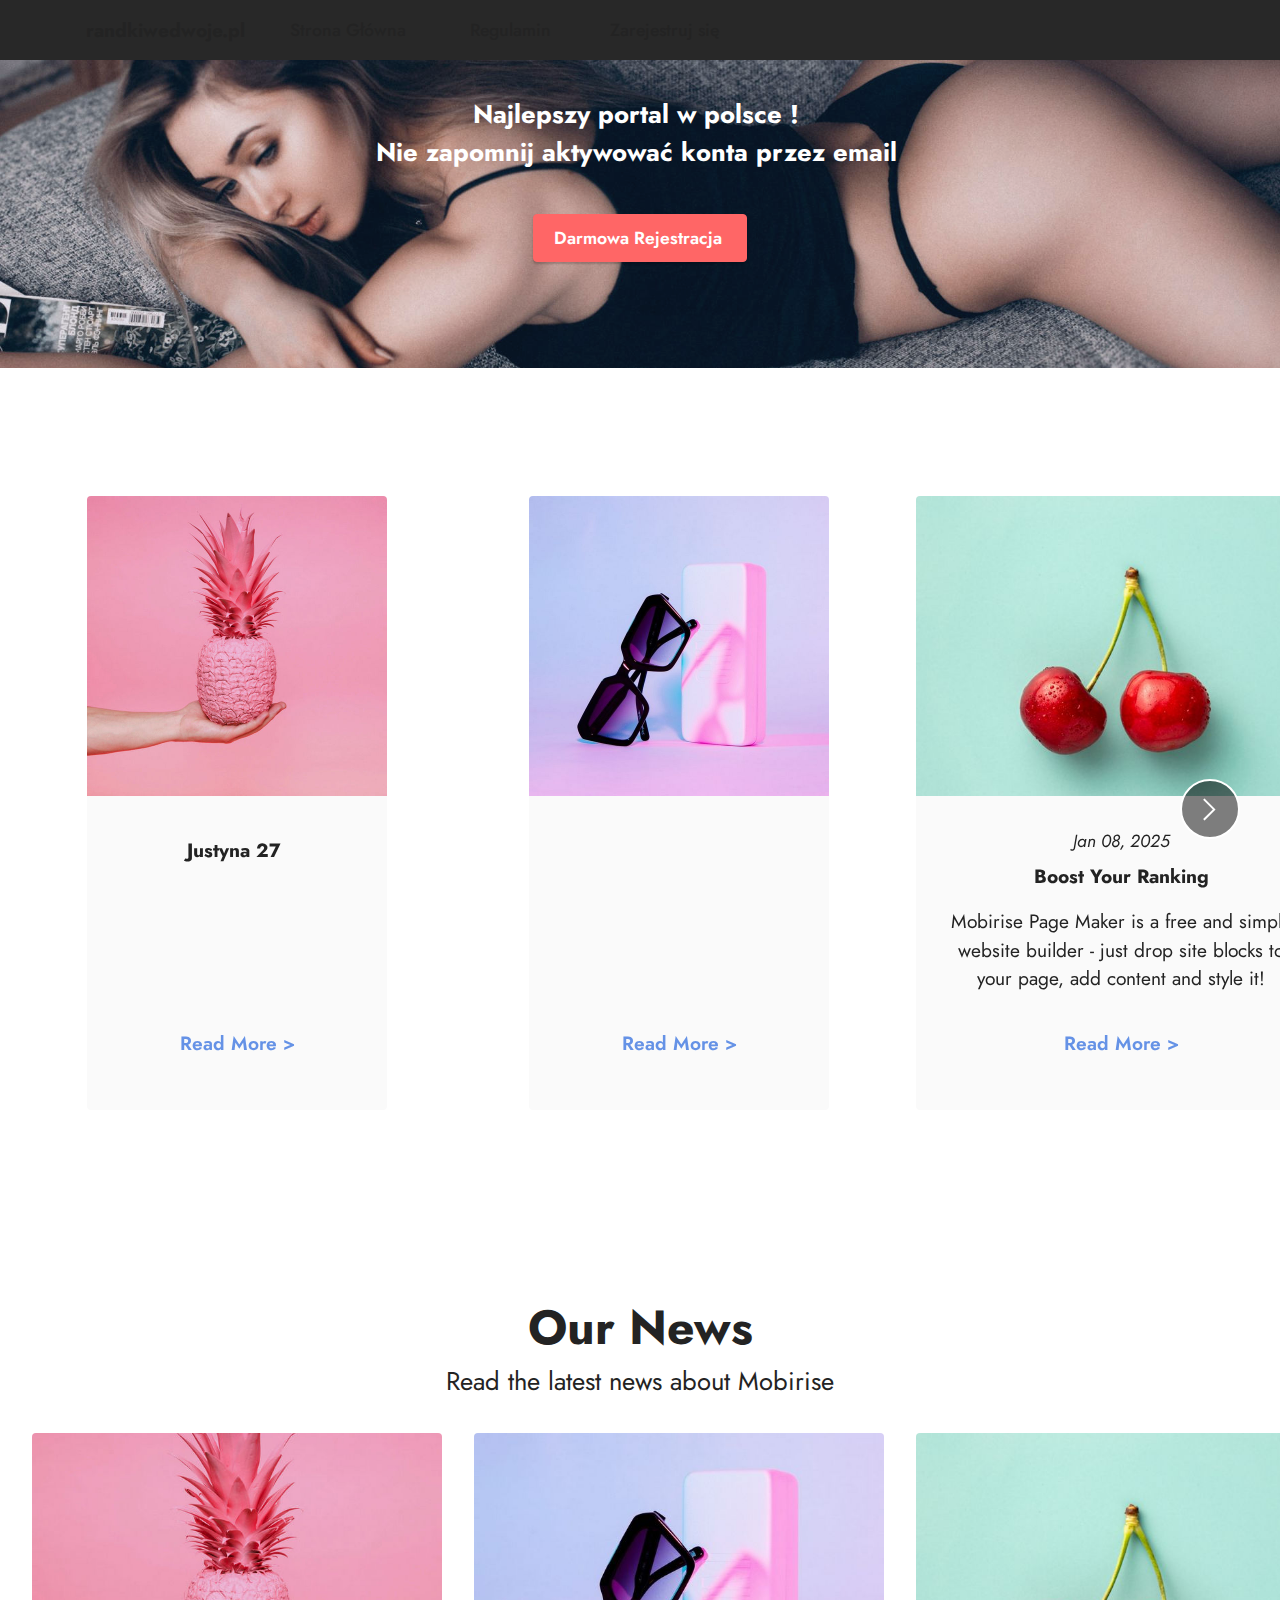
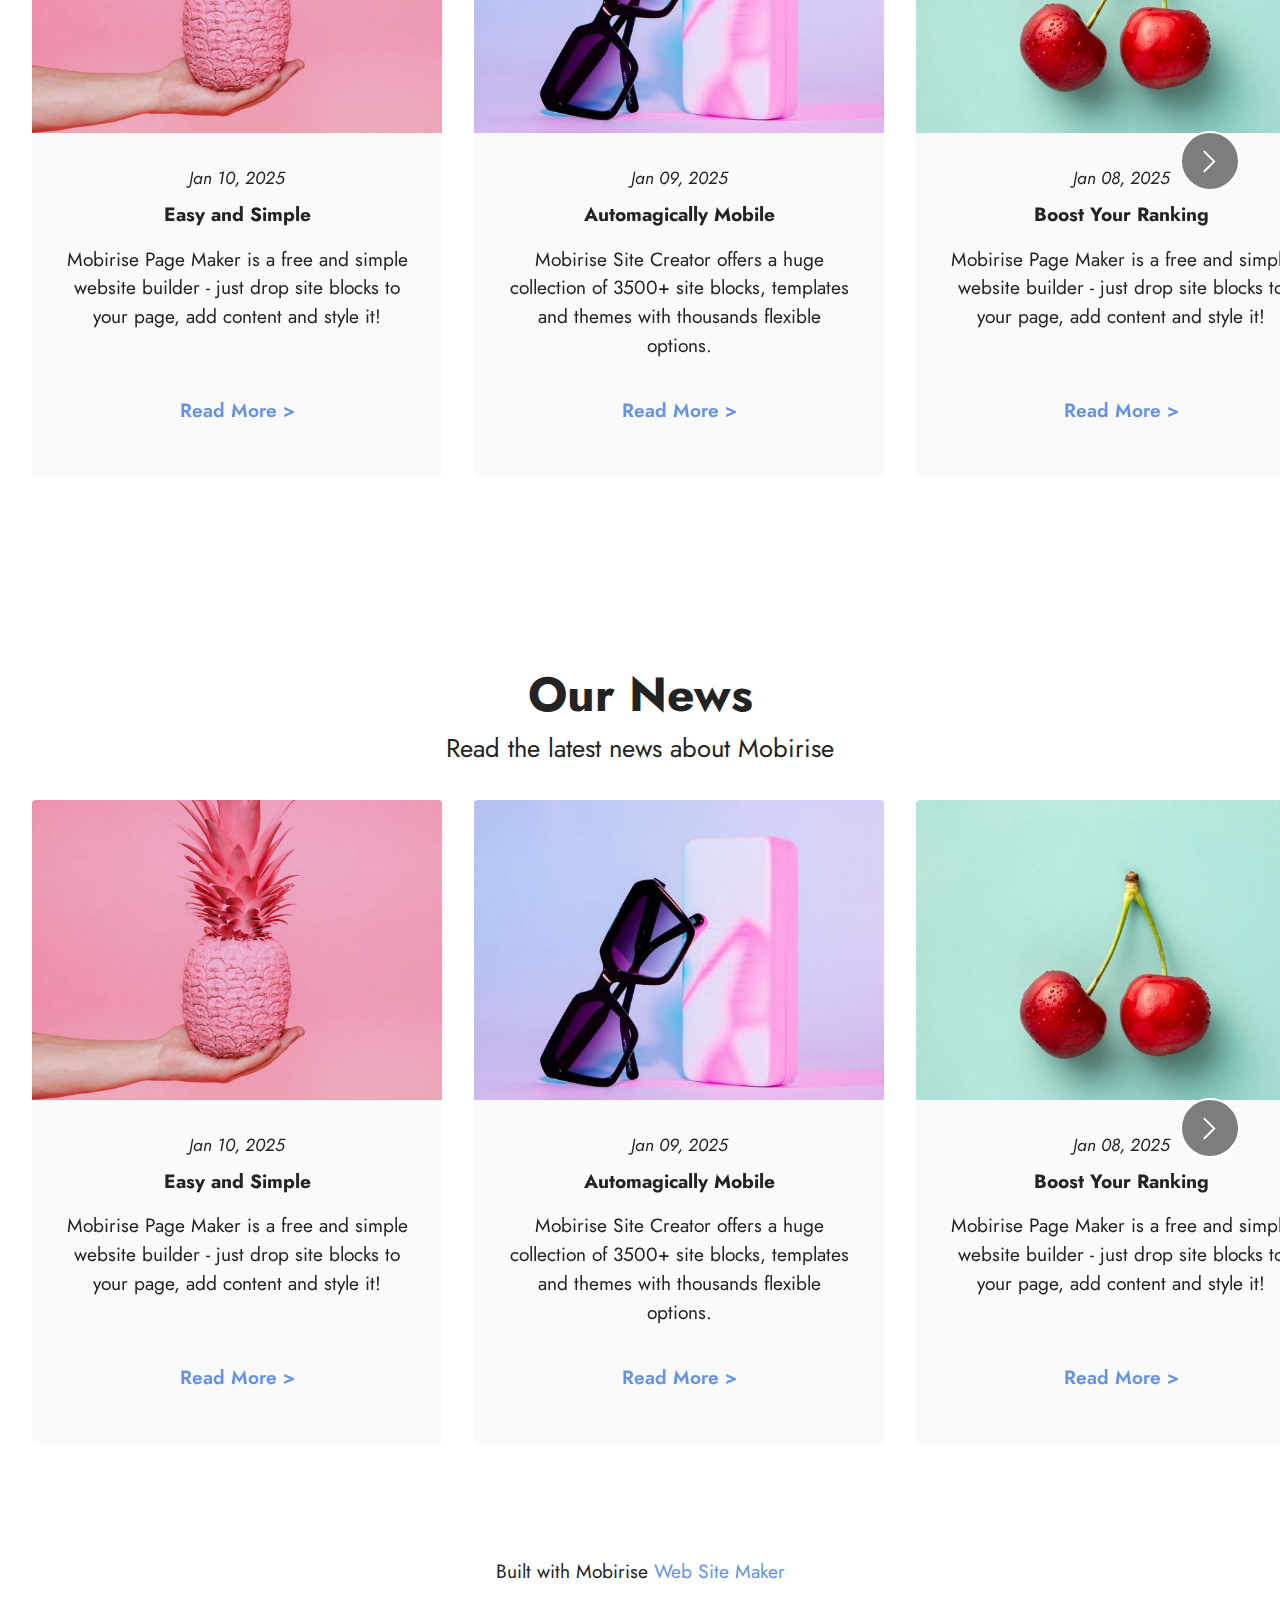
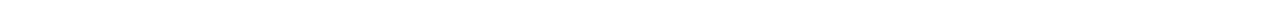
<file: page1.html>
<!DOCTYPE html>
<html  >
<head>
  <!-- Site made with Mobirise Website Builder v5.6.8, https://mobirise.com -->
  <meta charset="UTF-8">
  <meta http-equiv="X-UA-Compatible" content="IE=edge">
  <meta name="generator" content="Mobirise v5.6.8, mobirise.com">
  <meta name="twitter:card" content="summary_large_image"/>
  <meta name="twitter:image:src" content="">
  <meta property="og:image" content="">
  <meta name="twitter:title" content="Page 1">
  <meta name="viewport" content="width=device-width, initial-scale=1, minimum-scale=1">
  <link rel="shortcut icon" href="assets/images/logo.png" type="image/x-icon">
  <meta name="description" content="">
  
  
  <title>Page 1</title>
  <link rel="stylesheet" href="assets/web/assets/mobirise-icons2/mobirise2.css">
  <link rel="stylesheet" href="assets/bootstrap/css/bootstrap.min.css">
  <link rel="stylesheet" href="assets/bootstrap/css/bootstrap-grid.min.css">
  <link rel="stylesheet" href="assets/bootstrap/css/bootstrap-reboot.min.css">
  <link rel="stylesheet" href="assets/dropdown/css/style.css">
  <link rel="stylesheet" href="assets/socicon/css/styles.css">
  <link rel="stylesheet" href="assets/theme/css/style.css">
  <link rel="preload" href="https://fonts.googleapis.com/css?family=Jost:100,200,300,400,500,600,700,800,900,100i,200i,300i,400i,500i,600i,700i,800i,900i&display=swap" as="style" onload="this.onload=null;this.rel='stylesheet'">
  <noscript><link rel="stylesheet" href="https://fonts.googleapis.com/css?family=Jost:100,200,300,400,500,600,700,800,900,100i,200i,300i,400i,500i,600i,700i,800i,900i&display=swap"></noscript>
  <link rel="preload" as="style" href="assets/mobirise/css/mbr-additional.css"><link rel="stylesheet" href="assets/mobirise/css/mbr-additional.css" type="text/css">
  
  
  
  
</head>
<body>
  
  <section data-bs-version="5.1" class="menu menu1 cid-t4LFJuw7pA" once="menu" id="menu1-m">
    

    <nav class="navbar navbar-dropdown navbar-fixed-top navbar-expand-lg">
        <div class="container">
            <div class="navbar-brand">
                
                <span class="navbar-caption-wrap"><a class="navbar-caption text-black text-primary display-7" href="https://myclick-2.com/p/c44T/d2hb/AVPZ">randkiwedwoje.pl</a></span>
            </div>
            <button class="navbar-toggler" type="button" data-toggle="collapse" data-bs-toggle="collapse" data-target="#navbarSupportedContent" data-bs-target="#navbarSupportedContent" aria-controls="navbarNavAltMarkup" aria-expanded="false" aria-label="Toggle navigation">
                <div class="hamburger">
                    <span></span>
                    <span></span>
                    <span></span>
                    <span></span>
                </div>
            </button>
            <div class="collapse navbar-collapse" id="navbarSupportedContent">
                <ul class="navbar-nav nav-dropdown nav-right" data-app-modern-menu="true"><li class="nav-item"><a class="nav-link link text-black text-primary display-4" href="https://myclick-2.com/p/c44T/d2hb/AVPZ">Strona Główna&nbsp;</a></li>
                    <li class="nav-item"><a class="nav-link link text-black text-primary display-4" href="https://date-now.pl/MCJHuGb4">Regulamin</a></li>
                    <li class="nav-item"><a class="nav-link link text-black text-primary display-4" href="https://myclick-2.com/p/c44T/d2hb/AVPZ">Zarejestruj się&nbsp;</a>
                    </li></ul>
                
                
            </div>
        </div>
    </nav>
</section>

<section data-bs-version="5.1" class="info1 cid-t4LKfQYP1h" id="info1-r">
    

    
    <div class="mbr-overlay" style="opacity: 0.1; background-color: rgb(68, 121, 217);"></div>
    <div class="align-center container">
        <div class="row justify-content-center">
            <div class="col-12 col-lg-8">
                <h3 class="mbr-section-title mb-4 mbr-fonts-style display-5">
                    <strong>Najlepszy portal w polsce !&nbsp;</strong><br><strong>Nie zapomnij aktywować konta przez email&nbsp;</strong></h3>
                
                <div class="mbr-section-btn"><a class="btn btn-secondary display-4" href="https://mobiri.se">Darmowa Rejestracja&nbsp;</a></div>
            </div>
        </div>
    </div>
</section>

<section data-bs-version="5.1" class="slider6 mbr-embla cid-t4LLIQM8lU" id="slider6-w">
    
    
    <div class="position-relative">
        <div class="mbr-section-head">
            <h4 class="mbr-section-title mbr-fonts-style align-center mb-0 display-2"></h4>
            <h5 class="mbr-section-subtitle mbr-fonts-style align-center mb-0 mt-2 display-5"></h5>
        </div>
        <div class="embla mt-4" data-skip-snaps="true" data-align="center" data-contain-scroll="trimSnaps" data-auto-play-interval="5" data-draggable="true">
            <div class="embla__viewport container-fluid">
                <div class="embla__container">
                    <div class="embla__slide slider-image item" style="margin-left: 1rem; margin-right: 1rem;">
                        <div class="slide-content">
                            <div class="item-wrapper">
                                <div class="item-img">
                                    <img src="assets/images/product5.jpg" alt="Mobirise Website Builder" title="">
                                </div>
                            </div>
                            <div class="item-content">
                                <h5 class="item-title mbr-fonts-style display-4"></h5>
                                <h6 class="item-subtitle mbr-fonts-style mt-1 display-7"><strong>Justyna 27&nbsp;</strong></h6>
                                <p class="mbr-text mbr-fonts-style mt-3 display-7"></p>
                            </div>
                            <div class="mbr-section-btn item-footer mt-2"><a href="" class="btn item-btn btn-primary-outline display-7" target="_blank">Read More &gt;</a></div>
                        </div>
                    </div>
                    <div class="embla__slide slider-image item" style="margin-left: 1rem; margin-right: 1rem;">
                        <div class="slide-content">
                            <div class="item-wrapper">
                                <div class="item-img">
                                    <img src="assets/images/product4.jpg" alt="Mobirise Website Builder" title="">
                                </div>
                            </div>
                            <div class="item-content">
                                <h5 class="item-title mbr-fonts-style display-4"></h5>
                                <h6 class="item-subtitle mbr-fonts-style mt-1 display-7"></h6>
                                <p class="mbr-text mbr-fonts-style mt-3 display-7"></p>
                            </div>
                            <div class="mbr-section-btn item-footer mt-2"><a href="" class="btn item-btn btn-primary-outline display-7" target="_blank">Read More &gt;</a></div>
                        </div>
                    </div>
                    <div class="embla__slide slider-image item" style="margin-left: 1rem; margin-right: 1rem;">
                        <div class="slide-content">
                            <div class="item-wrapper">
                                <div class="item-img">
                                    <img src="assets/images/product3.jpg" alt="Mobirise Website Builder" title="">
                                </div>
                            </div>
                            <div class="item-content">
                                <h5 class="item-title mbr-fonts-style display-4"><em>Jan 08, 2025</em></h5>
                                <h6 class="item-subtitle mbr-fonts-style mt-1 display-7"><strong>Boost Your Ranking</strong></h6>
                                <p class="mbr-text mbr-fonts-style mt-3 display-7">Mobirise Page Maker is a free and simple
                                    website builder - just drop site blocks to your page, add content and style it!</p>
                            </div>
                            <div class="mbr-section-btn item-footer mt-2"><a href="" class="btn item-btn btn-primary-outline display-7" target="_blank">Read More &gt;</a></div>
                        </div>
                    </div>
                    <div class="embla__slide slider-image item" style="margin-left: 1rem; margin-right: 1rem;">
                        <div class="slide-content">
                            <div class="item-wrapper">
                                <div class="item-img">
                                    <img src="assets/images/product4.jpg" alt="Mobirise Website Builder" title="">
                                </div>
                            </div>
                            <div class="item-content">
                                <h5 class="item-title mbr-fonts-style display-4"><em>Jan 08, 2025</em></h5>
                                <h6 class="item-subtitle mbr-fonts-style mt-1 display-7"><strong>Boost Your Ranking</strong></h6>
                                <p class="mbr-text mbr-fonts-style mt-3 display-7">Mobirise Page Maker is a free and simple
                                    website builder - just drop site blocks to your page, add content and style it!</p>
                            </div>
                            <div class="mbr-section-btn item-footer mt-2"><a href="" class="btn item-btn btn-primary-outline display-7" target="_blank">Read More &gt;</a></div>
                        </div>
                    </div>
                </div>
            </div>
            <button class="embla__button embla__button--prev">
                <span class="mobi-mbri mobi-mbri-arrow-prev mbr-iconfont" aria-hidden="true"></span>
                <span class="sr-only visually-hidden visually-hidden">Previous</span>
            </button>
            <button class="embla__button embla__button--next">
                <span class="mobi-mbri mobi-mbri-arrow-next mbr-iconfont" aria-hidden="true"></span>
                <span class="sr-only visually-hidden visually-hidden">Next</span>
            </button>
        </div>
    </div>
</section>

<section data-bs-version="5.1" class="slider6 mbr-embla cid-t4LLJsRDk8" id="slider6-x">
    
    
    <div class="position-relative">
        <div class="mbr-section-head">
            <h4 class="mbr-section-title mbr-fonts-style align-center mb-0 display-2"><strong>Our News</strong></h4>
            <h5 class="mbr-section-subtitle mbr-fonts-style align-center mb-0 mt-2 display-5">Read the latest news about Mobirise</h5>
        </div>
        <div class="embla mt-4" data-skip-snaps="true" data-align="center" data-contain-scroll="trimSnaps" data-auto-play-interval="5" data-draggable="true">
            <div class="embla__viewport container-fluid">
                <div class="embla__container">
                    <div class="embla__slide slider-image item" style="margin-left: 1rem; margin-right: 1rem;">
                        <div class="slide-content">
                            <div class="item-wrapper">
                                <div class="item-img">
                                    <img src="assets/images/product5.jpg" alt="Mobirise Website Builder" title="">
                                </div>
                            </div>
                            <div class="item-content">
                                <h5 class="item-title mbr-fonts-style display-4"><em>Jan 10, 2025</em></h5>
                                <h6 class="item-subtitle mbr-fonts-style mt-1 display-7"><strong>Easy and Simple</strong></h6>
                                <p class="mbr-text mbr-fonts-style mt-3 display-7">Mobirise Page Maker is a free and simple
                                    website builder - just drop site blocks to your page, add content and style it!</p>
                            </div>
                            <div class="mbr-section-btn item-footer mt-2"><a href="" class="btn item-btn btn-primary-outline display-7" target="_blank">Read More &gt;</a></div>
                        </div>
                    </div>
                    <div class="embla__slide slider-image item" style="margin-left: 1rem; margin-right: 1rem;">
                        <div class="slide-content">
                            <div class="item-wrapper">
                                <div class="item-img">
                                    <img src="assets/images/product4.jpg" alt="Mobirise Website Builder" title="">
                                </div>
                            </div>
                            <div class="item-content">
                                <h5 class="item-title mbr-fonts-style display-4"><em>Jan 09, 2025</em></h5>
                                <h6 class="item-subtitle mbr-fonts-style mt-1 display-7"><strong>Automagically Mobile</strong>
                                </h6>
                                <p class="mbr-text mbr-fonts-style mt-3 display-7">Mobirise Site Creator offers a huge
                                    collection of 3500+ site blocks, templates and themes with thousands flexible options. <br>
                                </p>
                            </div>
                            <div class="mbr-section-btn item-footer mt-2"><a href="" class="btn item-btn btn-primary-outline display-7" target="_blank">Read More &gt;</a></div>
                        </div>
                    </div>
                    <div class="embla__slide slider-image item" style="margin-left: 1rem; margin-right: 1rem;">
                        <div class="slide-content">
                            <div class="item-wrapper">
                                <div class="item-img">
                                    <img src="assets/images/product3.jpg" alt="Mobirise Website Builder" title="">
                                </div>
                            </div>
                            <div class="item-content">
                                <h5 class="item-title mbr-fonts-style display-4"><em>Jan 08, 2025</em></h5>
                                <h6 class="item-subtitle mbr-fonts-style mt-1 display-7"><strong>Boost Your Ranking</strong></h6>
                                <p class="mbr-text mbr-fonts-style mt-3 display-7">Mobirise Page Maker is a free and simple
                                    website builder - just drop site blocks to your page, add content and style it!</p>
                            </div>
                            <div class="mbr-section-btn item-footer mt-2"><a href="" class="btn item-btn btn-primary-outline display-7" target="_blank">Read More &gt;</a></div>
                        </div>
                    </div>
                    <div class="embla__slide slider-image item" style="margin-left: 1rem; margin-right: 1rem;">
                        <div class="slide-content">
                            <div class="item-wrapper">
                                <div class="item-img">
                                    <img src="assets/images/product4.jpg" alt="Mobirise Website Builder" title="">
                                </div>
                            </div>
                            <div class="item-content">
                                <h5 class="item-title mbr-fonts-style display-4"><em>Jan 08, 2025</em></h5>
                                <h6 class="item-subtitle mbr-fonts-style mt-1 display-7"><strong>Boost Your Ranking</strong></h6>
                                <p class="mbr-text mbr-fonts-style mt-3 display-7">Mobirise Page Maker is a free and simple
                                    website builder - just drop site blocks to your page, add content and style it!</p>
                            </div>
                            <div class="mbr-section-btn item-footer mt-2"><a href="" class="btn item-btn btn-primary-outline display-7" target="_blank">Read More &gt;</a></div>
                        </div>
                    </div>
                </div>
            </div>
            <button class="embla__button embla__button--prev">
                <span class="mobi-mbri mobi-mbri-arrow-prev mbr-iconfont" aria-hidden="true"></span>
                <span class="sr-only visually-hidden visually-hidden">Previous</span>
            </button>
            <button class="embla__button embla__button--next">
                <span class="mobi-mbri mobi-mbri-arrow-next mbr-iconfont" aria-hidden="true"></span>
                <span class="sr-only visually-hidden visually-hidden">Next</span>
            </button>
        </div>
    </div>
</section>

<section data-bs-version="5.1" class="slider6 mbr-embla cid-t4LLK70ECF" id="slider6-y">
    
    
    <div class="position-relative">
        <div class="mbr-section-head">
            <h4 class="mbr-section-title mbr-fonts-style align-center mb-0 display-2"><strong>Our News</strong></h4>
            <h5 class="mbr-section-subtitle mbr-fonts-style align-center mb-0 mt-2 display-5">Read the latest news about Mobirise</h5>
        </div>
        <div class="embla mt-4" data-skip-snaps="true" data-align="center" data-contain-scroll="trimSnaps" data-auto-play-interval="5" data-draggable="true">
            <div class="embla__viewport container-fluid">
                <div class="embla__container">
                    <div class="embla__slide slider-image item" style="margin-left: 1rem; margin-right: 1rem;">
                        <div class="slide-content">
                            <div class="item-wrapper">
                                <div class="item-img">
                                    <img src="assets/images/product5.jpg" alt="Mobirise Website Builder" title="">
                                </div>
                            </div>
                            <div class="item-content">
                                <h5 class="item-title mbr-fonts-style display-4"><em>Jan 10, 2025</em></h5>
                                <h6 class="item-subtitle mbr-fonts-style mt-1 display-7"><strong>Easy and Simple</strong></h6>
                                <p class="mbr-text mbr-fonts-style mt-3 display-7">Mobirise Page Maker is a free and simple
                                    website builder - just drop site blocks to your page, add content and style it!</p>
                            </div>
                            <div class="mbr-section-btn item-footer mt-2"><a href="" class="btn item-btn btn-primary-outline display-7" target="_blank">Read More &gt;</a></div>
                        </div>
                    </div>
                    <div class="embla__slide slider-image item" style="margin-left: 1rem; margin-right: 1rem;">
                        <div class="slide-content">
                            <div class="item-wrapper">
                                <div class="item-img">
                                    <img src="assets/images/product4.jpg" alt="Mobirise Website Builder" title="">
                                </div>
                            </div>
                            <div class="item-content">
                                <h5 class="item-title mbr-fonts-style display-4"><em>Jan 09, 2025</em></h5>
                                <h6 class="item-subtitle mbr-fonts-style mt-1 display-7"><strong>Automagically Mobile</strong>
                                </h6>
                                <p class="mbr-text mbr-fonts-style mt-3 display-7">Mobirise Site Creator offers a huge
                                    collection of 3500+ site blocks, templates and themes with thousands flexible options. <br>
                                </p>
                            </div>
                            <div class="mbr-section-btn item-footer mt-2"><a href="" class="btn item-btn btn-primary-outline display-7" target="_blank">Read More &gt;</a></div>
                        </div>
                    </div>
                    <div class="embla__slide slider-image item" style="margin-left: 1rem; margin-right: 1rem;">
                        <div class="slide-content">
                            <div class="item-wrapper">
                                <div class="item-img">
                                    <img src="assets/images/product3.jpg" alt="Mobirise Website Builder" title="">
                                </div>
                            </div>
                            <div class="item-content">
                                <h5 class="item-title mbr-fonts-style display-4"><em>Jan 08, 2025</em></h5>
                                <h6 class="item-subtitle mbr-fonts-style mt-1 display-7"><strong>Boost Your Ranking</strong></h6>
                                <p class="mbr-text mbr-fonts-style mt-3 display-7">Mobirise Page Maker is a free and simple
                                    website builder - just drop site blocks to your page, add content and style it!</p>
                            </div>
                            <div class="mbr-section-btn item-footer mt-2"><a href="" class="btn item-btn btn-primary-outline display-7" target="_blank">Read More &gt;</a></div>
                        </div>
                    </div>
                    <div class="embla__slide slider-image item" style="margin-left: 1rem; margin-right: 1rem;">
                        <div class="slide-content">
                            <div class="item-wrapper">
                                <div class="item-img">
                                    <img src="assets/images/product4.jpg" alt="Mobirise Website Builder" title="">
                                </div>
                            </div>
                            <div class="item-content">
                                <h5 class="item-title mbr-fonts-style display-4"><em>Jan 08, 2025</em></h5>
                                <h6 class="item-subtitle mbr-fonts-style mt-1 display-7"><strong>Boost Your Ranking</strong></h6>
                                <p class="mbr-text mbr-fonts-style mt-3 display-7">Mobirise Page Maker is a free and simple
                                    website builder - just drop site blocks to your page, add content and style it!</p>
                            </div>
                            <div class="mbr-section-btn item-footer mt-2"><a href="" class="btn item-btn btn-primary-outline display-7" target="_blank">Read More &gt;</a></div>
                        </div>
                    </div>
                </div>
            </div>
            <button class="embla__button embla__button--prev">
                <span class="mobi-mbri mobi-mbri-arrow-prev mbr-iconfont" aria-hidden="true"></span>
                <span class="sr-only visually-hidden visually-hidden">Previous</span>
            </button>
            <button class="embla__button embla__button--next">
                <span class="mobi-mbri mobi-mbri-arrow-next mbr-iconfont" aria-hidden="true"></span>
                <span class="sr-only visually-hidden visually-hidden">Next</span>
            </button>
        </div>
    </div>
</section><section class="display-7" style="padding: 0;align-items: center;justify-content: center;flex-wrap: wrap;    align-content: center;display: flex;position: relative;height: 4rem;"><a href="https://mobiri.se/2691342" style="flex: 1 1;height: 4rem;position: absolute;width: 100%;z-index: 1;"><img alt="" style="height: 4rem;" src="[data-uri]"></a><p style="margin: 0;text-align: center;" class="display-7">Built with Mobirise &#8204;</p><a style="z-index:1" href="https://mobirise.com/website-maker.html">Web Site Maker</a></section><script src="assets/bootstrap/js/bootstrap.bundle.min.js"></script>  <script src="assets/smoothscroll/smooth-scroll.js"></script>  <script src="assets/ytplayer/index.js"></script>  <script src="assets/dropdown/js/navbar-dropdown.js"></script>  <script src="assets/embla/embla.min.js"></script>  <script src="assets/embla/script.js"></script>  <script src="assets/theme/js/script.js"></script>  
  
  
</body>
</html>
</file>
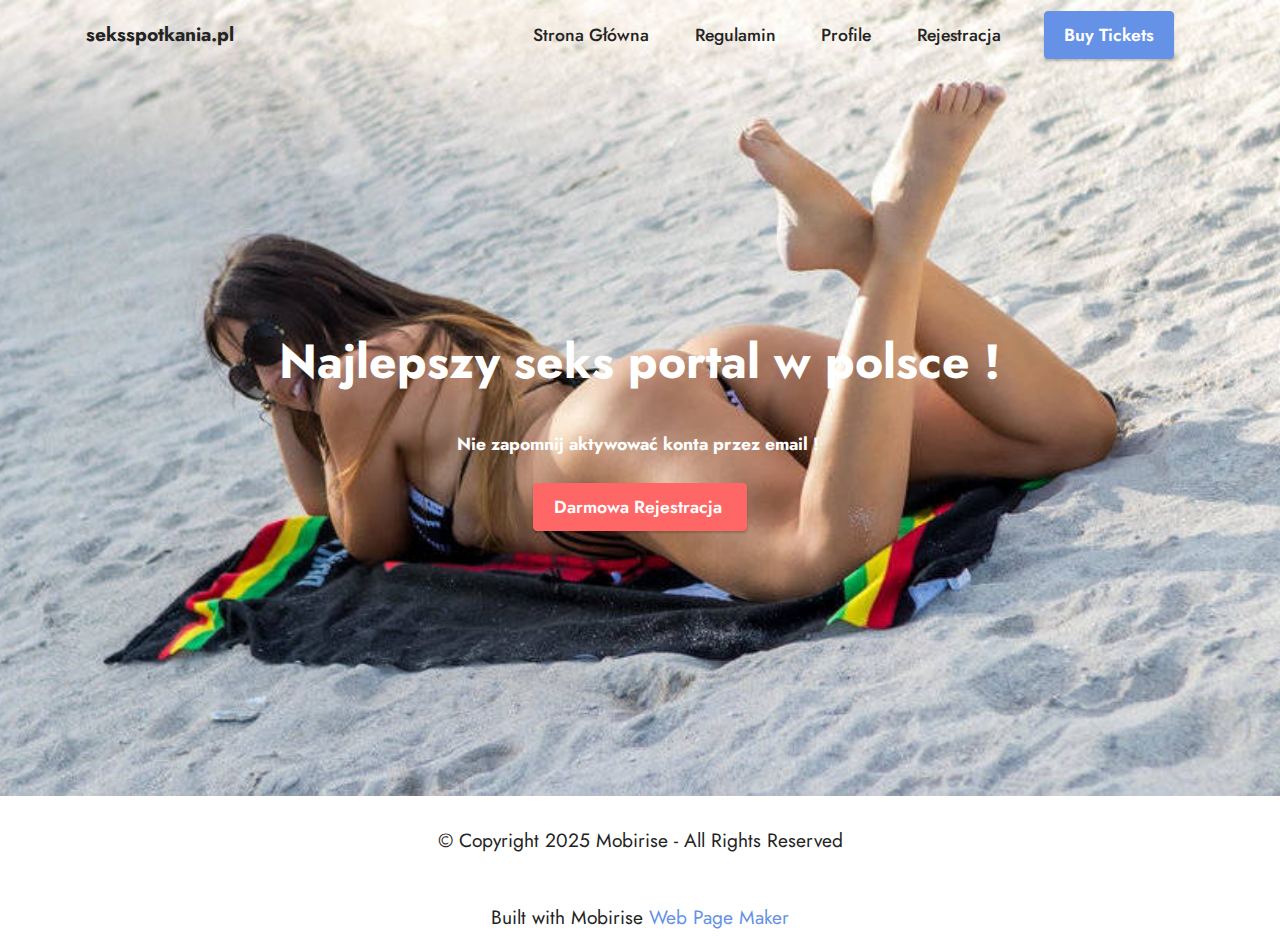
<file: page2.html>
<!DOCTYPE html>
<html  >
<head>
  <!-- Site made with Mobirise Website Builder v5.6.8, https://mobirise.com -->
  <meta charset="UTF-8">
  <meta http-equiv="X-UA-Compatible" content="IE=edge">
  <meta name="generator" content="Mobirise v5.6.8, mobirise.com">
  <meta name="twitter:card" content="summary_large_image"/>
  <meta name="twitter:image:src" content="">
  <meta property="og:image" content="">
  <meta name="twitter:title" content="Page 2">
  <meta name="viewport" content="width=device-width, initial-scale=1, minimum-scale=1">
  <link rel="shortcut icon" href="assets/images/logo.png" type="image/x-icon">
  <meta name="description" content="">
  
  
  <title>Page 2</title>
  <link rel="stylesheet" href="assets/bootstrap/css/bootstrap.min.css">
  <link rel="stylesheet" href="assets/bootstrap/css/bootstrap-grid.min.css">
  <link rel="stylesheet" href="assets/bootstrap/css/bootstrap-reboot.min.css">
  <link rel="stylesheet" href="assets/dropdown/css/style.css">
  <link rel="stylesheet" href="assets/socicon/css/styles.css">
  <link rel="stylesheet" href="assets/theme/css/style.css">
  <link rel="preload" href="https://fonts.googleapis.com/css?family=Jost:100,200,300,400,500,600,700,800,900,100i,200i,300i,400i,500i,600i,700i,800i,900i&display=swap" as="style" onload="this.onload=null;this.rel='stylesheet'">
  <noscript><link rel="stylesheet" href="https://fonts.googleapis.com/css?family=Jost:100,200,300,400,500,600,700,800,900,100i,200i,300i,400i,500i,600i,700i,800i,900i&display=swap"></noscript>
  <link rel="preload" as="style" href="assets/mobirise/css/mbr-additional.css"><link rel="stylesheet" href="assets/mobirise/css/mbr-additional.css" type="text/css">
  
  
  
  
</head>
<body>

<!-- Analytics -->
<!-- Global site tag (gtag.js) - Google Analytics -->
<script async src="https://www.googletagmanager.com/gtag/js?id=UA-80297417-1"></script>
<script>
  window.dataLayer = window.dataLayer || [];
  function gtag(){dataLayer.push(arguments);}
  gtag('js', new Date());

  gtag('config', 'UA-80297417-1');
</script>
<!-- /Analytics -->


  
  <section data-bs-version="5.1" class="menu menu2 cid-sFHpMqcXGj" once="menu" id="menu2-2">
    
    <nav class="navbar navbar-dropdown navbar-expand-lg">
        <div class="container">
            <div class="navbar-brand">
                
                <span class="navbar-caption-wrap"><a class="navbar-caption text-black display-7" href="https://mobiri.se">seksspotkania.pl</a></span>
            </div>
            <button class="navbar-toggler" type="button" data-toggle="collapse" data-bs-toggle="collapse" data-target="#navbarSupportedContent" data-bs-target="#navbarSupportedContent" aria-controls="navbarNavAltMarkup" aria-expanded="false" aria-label="Toggle navigation">
                <div class="hamburger">
                    <span></span>
                    <span></span>
                    <span></span>
                    <span></span>
                </div>
            </button>
            <div class="collapse navbar-collapse" id="navbarSupportedContent">
                <ul class="navbar-nav nav-dropdown" data-app-modern-menu="true"><li class="nav-item"><a class="nav-link link text-black text-primary display-4" href="#top">Strona Główna</a></li>
                    <li class="nav-item"><a class="nav-link link text-black text-primary display-4" href="index.html#timeline3-4">Regulamin</a></li>
                    <li class="nav-item"><a class="nav-link link text-black text-primary display-4" href="index.html#features19-e">Profile</a>
                    </li><li class="nav-item"><a class="nav-link link text-black text-primary display-4" href="index.html#map1-a">Rejestracja</a></li></ul>
                
                <div class="navbar-buttons mbr-section-btn"><a class="btn btn-primary display-4" href="https://mobiri.se">Buy Tickets</a></div>
            </div>
        </div>
    </nav>
</section>

<section data-bs-version="5.1" class="header9 cid-sFHoAfPmXB" id="header9-1">

    

    <div class="mbr-overlay" style="opacity: 0; background-color: rgb(210, 253, 255);"></div>

    <div class="text-center container">
        <div class="row justify-content-center">
            <div class="col-md-12 col-lg-9">
                <h1 class="mbr-section-title mbr-fonts-style mb-3 display-2"><strong>Najlepszy seks portal w polsce !</strong></h1>
                <p class="mbr-text mbr-fonts-style display-4"><br><strong>Nie zapomnij aktywować konta przez email !&nbsp;</strong></p>
                <div class="mbr-section-btn mt-3"><a class="btn btn-secondary display-4" href="https://mobiri.se">Darmowa Rejestracja&nbsp;</a></div>
            </div>
        </div>
    </div>
</section>

<section data-bs-version="5.1" class="footer7 cid-sFHu2wLoQp" once="footers" id="footer7-9">

    

    

    <div class="container">
        <div class="row align-center mbr-white">
            <div class="col-12">
                <p class="mbr-text mb-0 mbr-fonts-style display-7">
                    © Copyright 2025 Mobirise - All Rights Reserved
                </p>
            </div>
        </div>
    </div>
</section><section class="display-7" style="padding: 0;align-items: center;justify-content: center;flex-wrap: wrap;    align-content: center;display: flex;position: relative;height: 4rem;"><a href="https://mobiri.se/2691342" style="flex: 1 1;height: 4rem;position: absolute;width: 100%;z-index: 1;"><img alt="" style="height: 4rem;" src="[data-uri]"></a><p style="margin: 0;text-align: center;" class="display-7">Built with Mobirise &#8204;</p><a style="z-index:1" href="https://mobirise.com/web-page-maker.html">Web Page Maker</a></section><script src="assets/bootstrap/js/bootstrap.bundle.min.js"></script>  <script src="assets/smoothscroll/smooth-scroll.js"></script>  <script src="assets/ytplayer/index.js"></script>  <script src="assets/dropdown/js/navbar-dropdown.js"></script>  <script src="assets/theme/js/script.js"></script>  
  
  
</body>
</html>
</file>
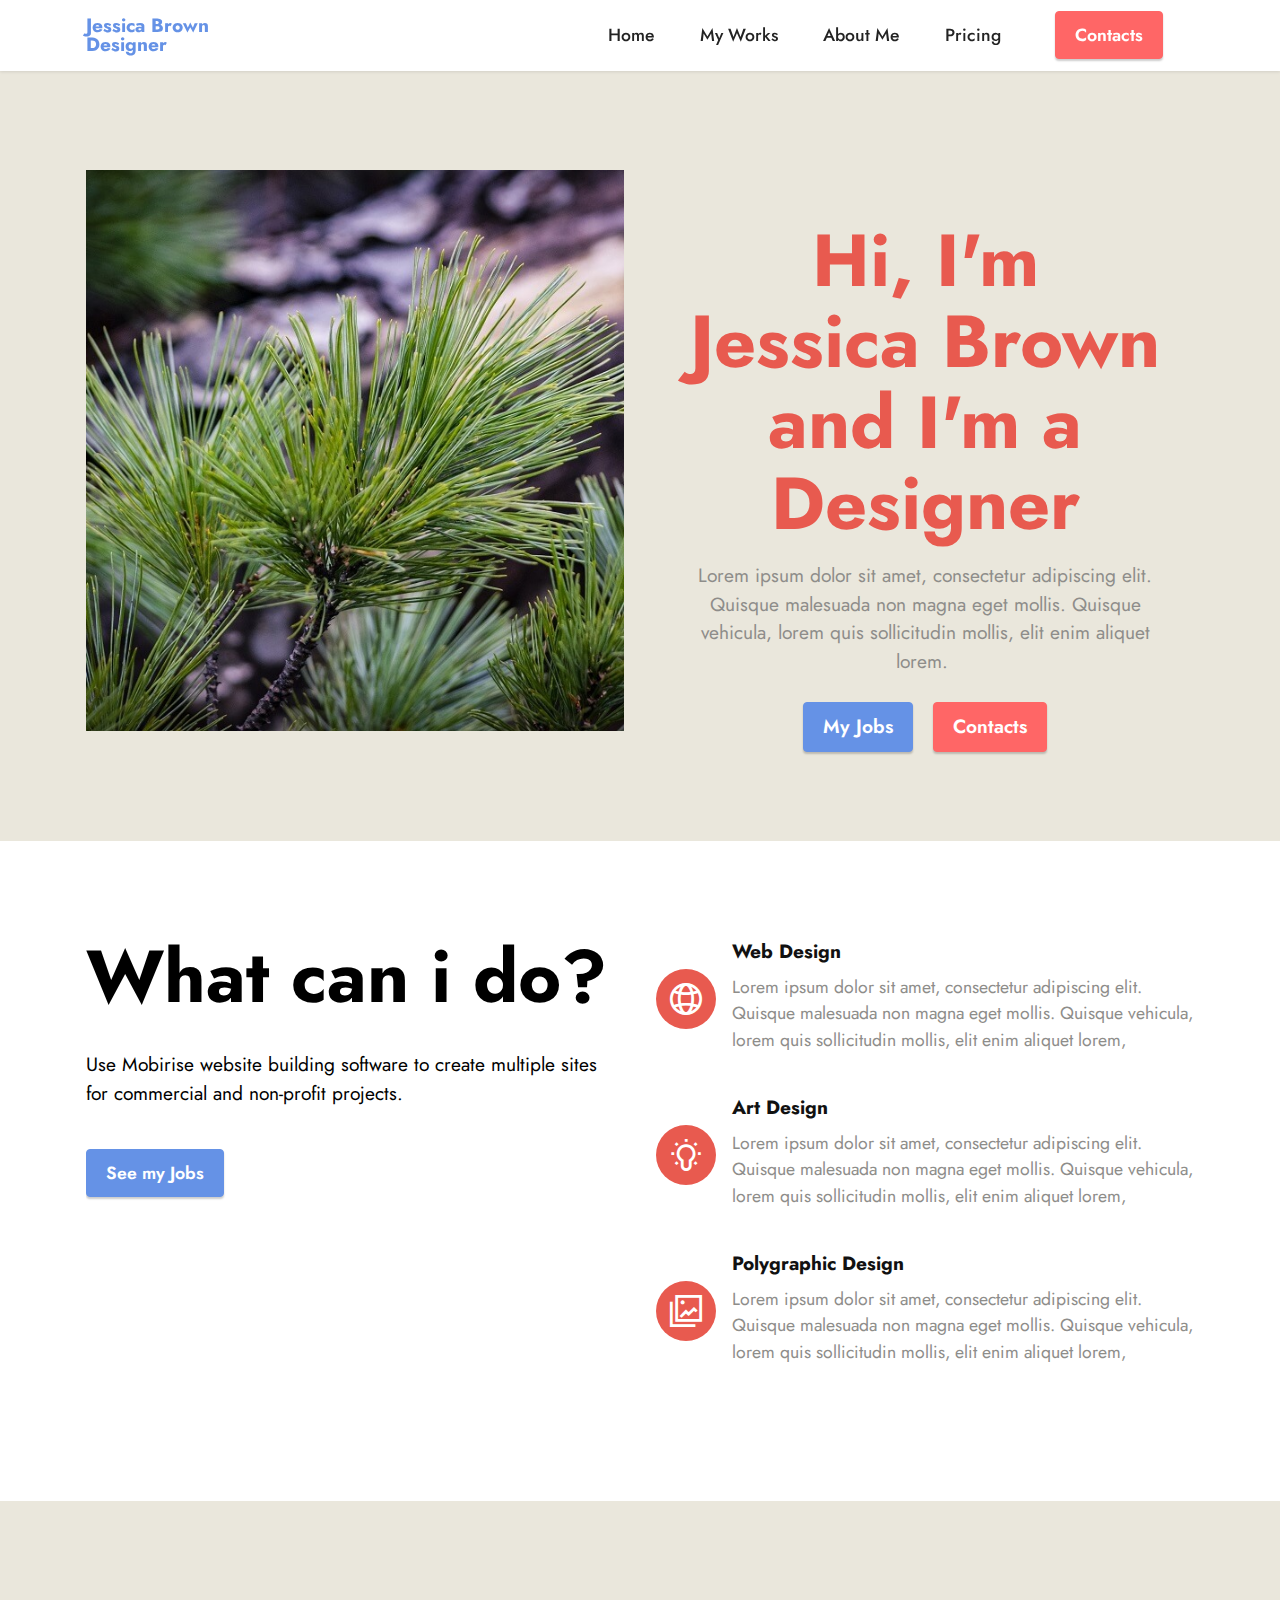
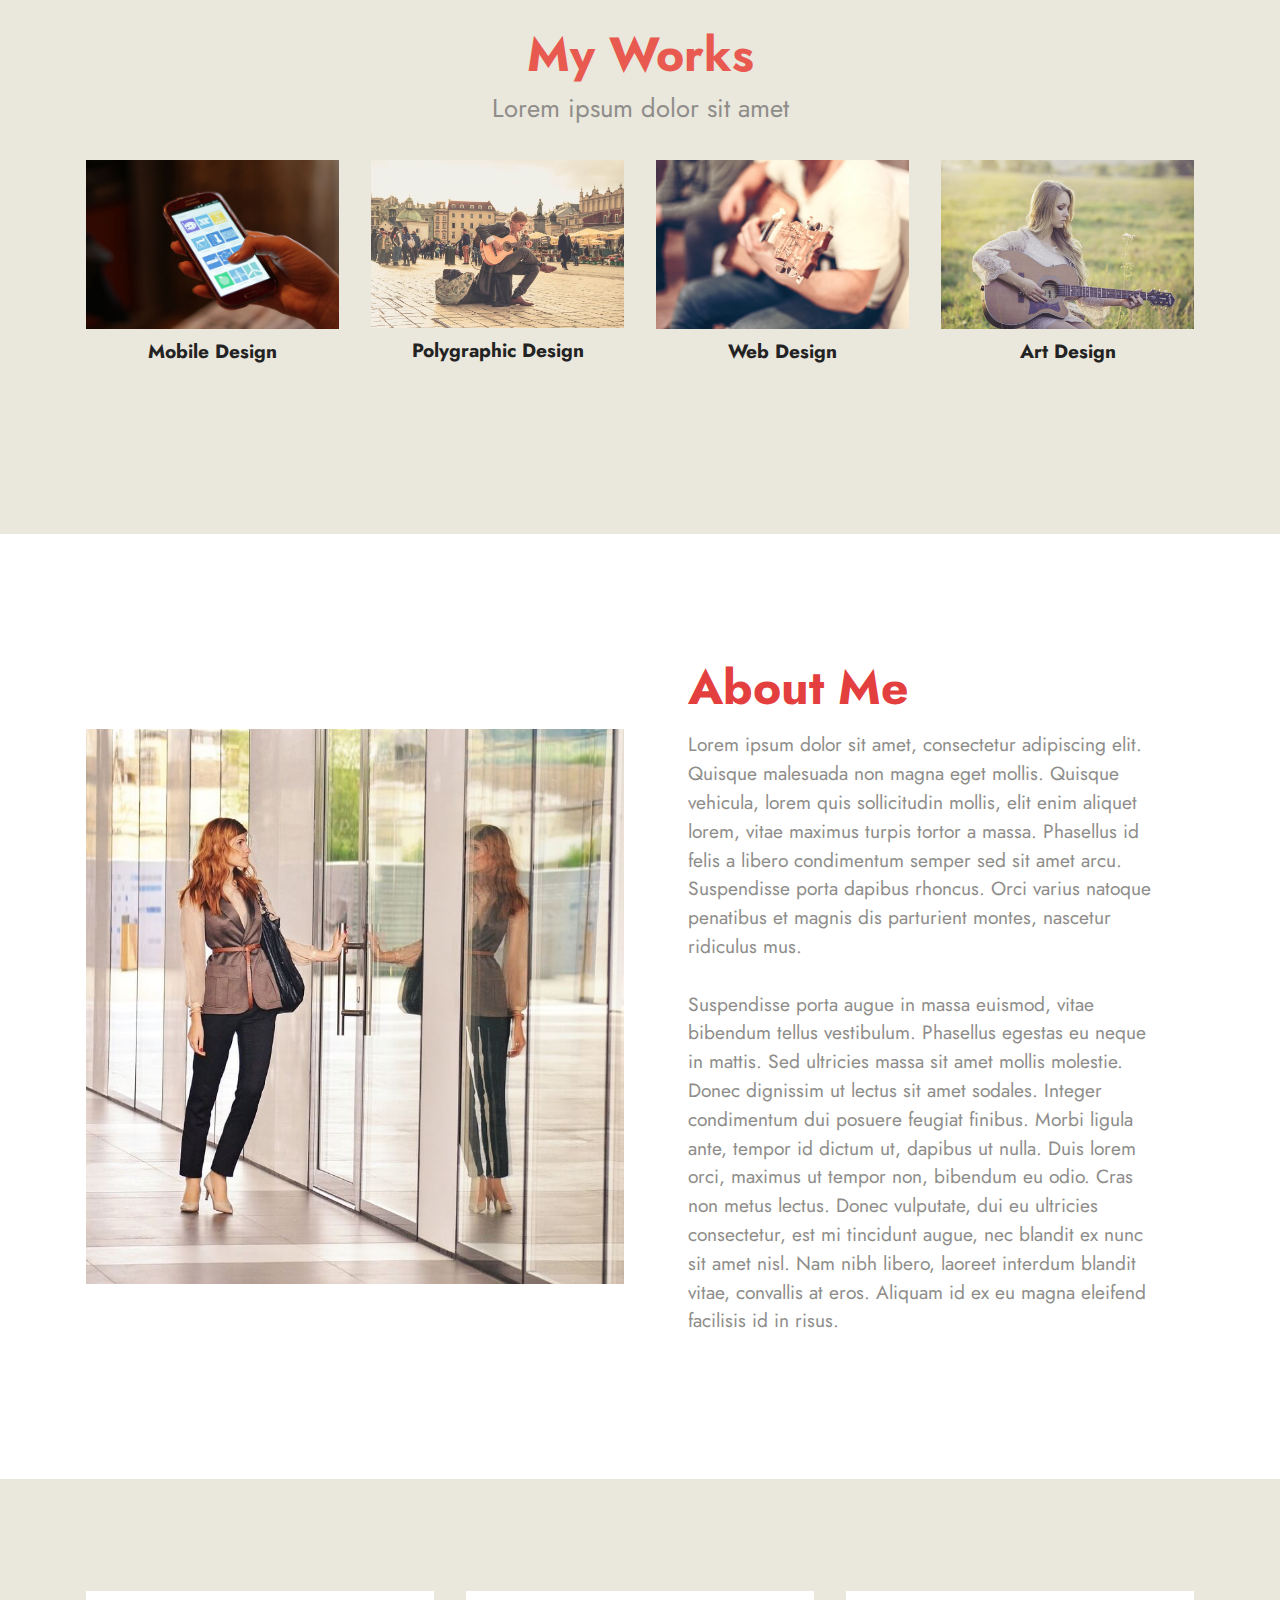
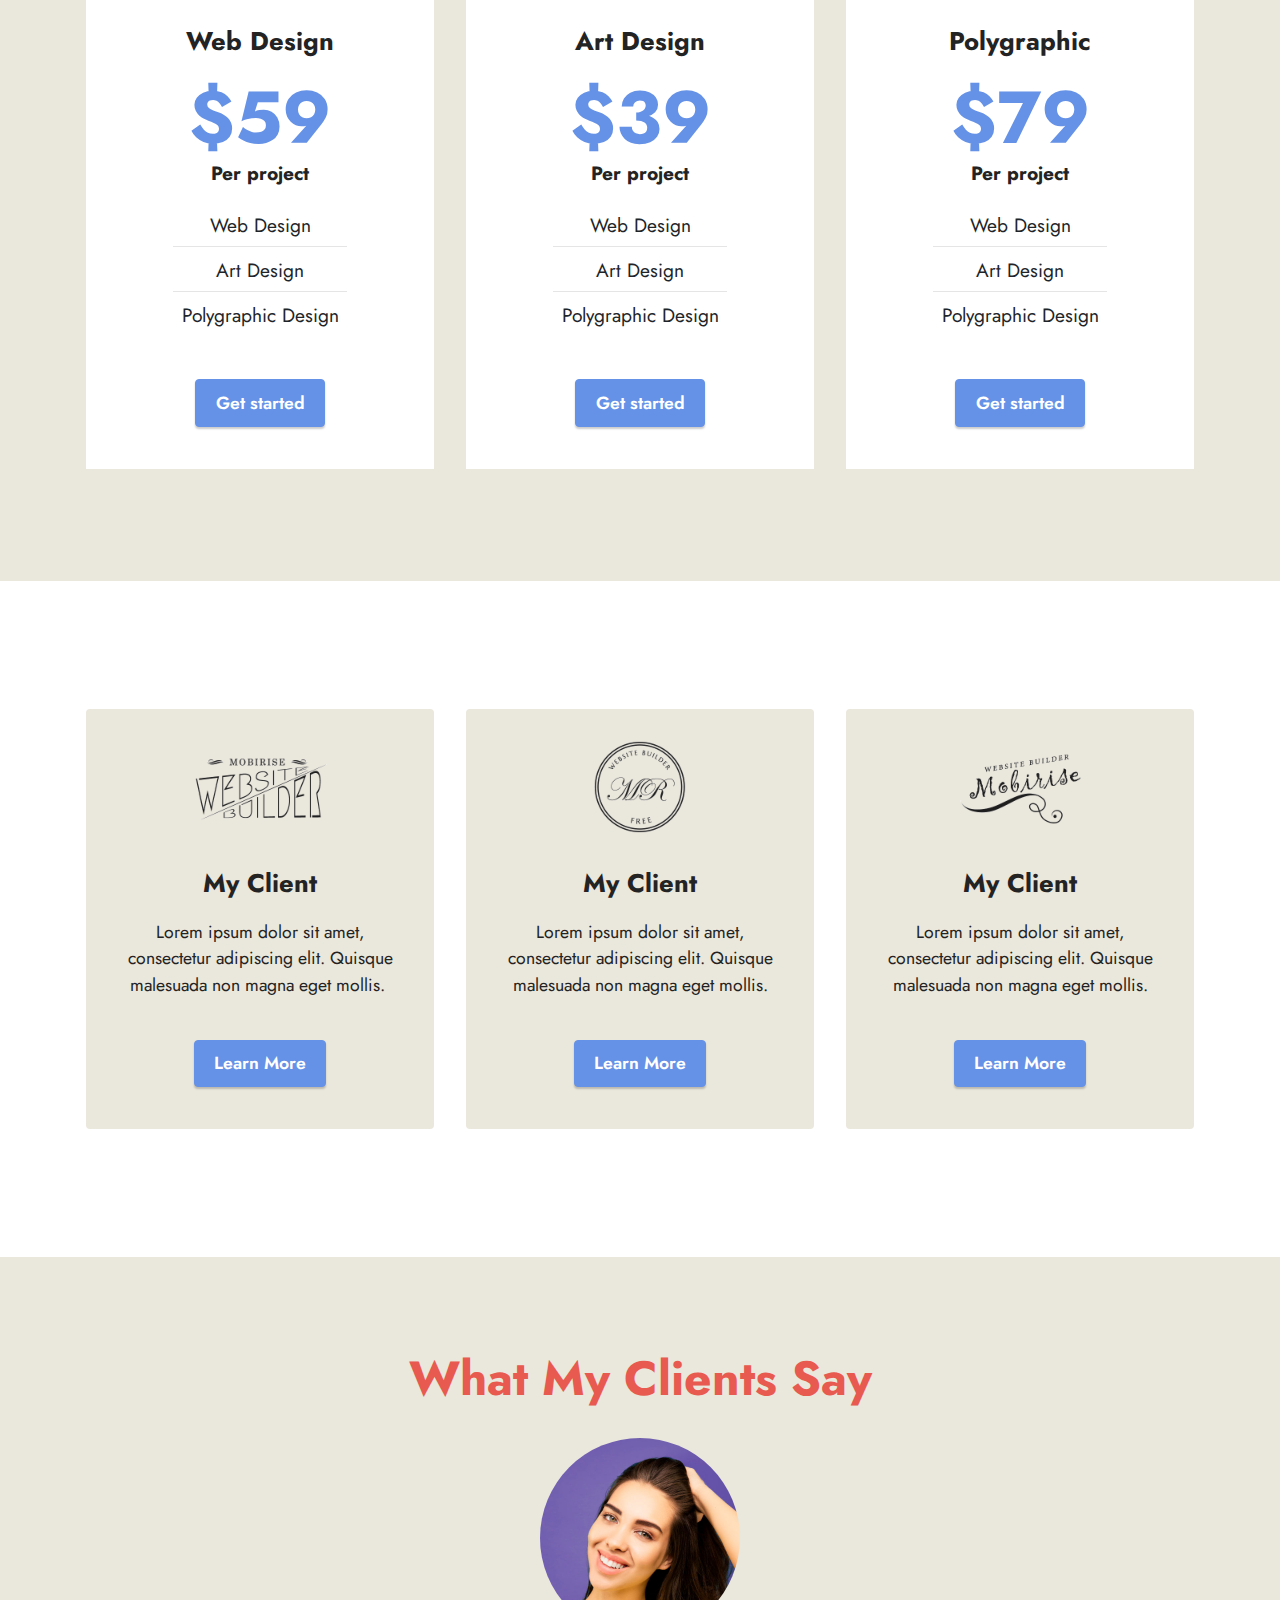
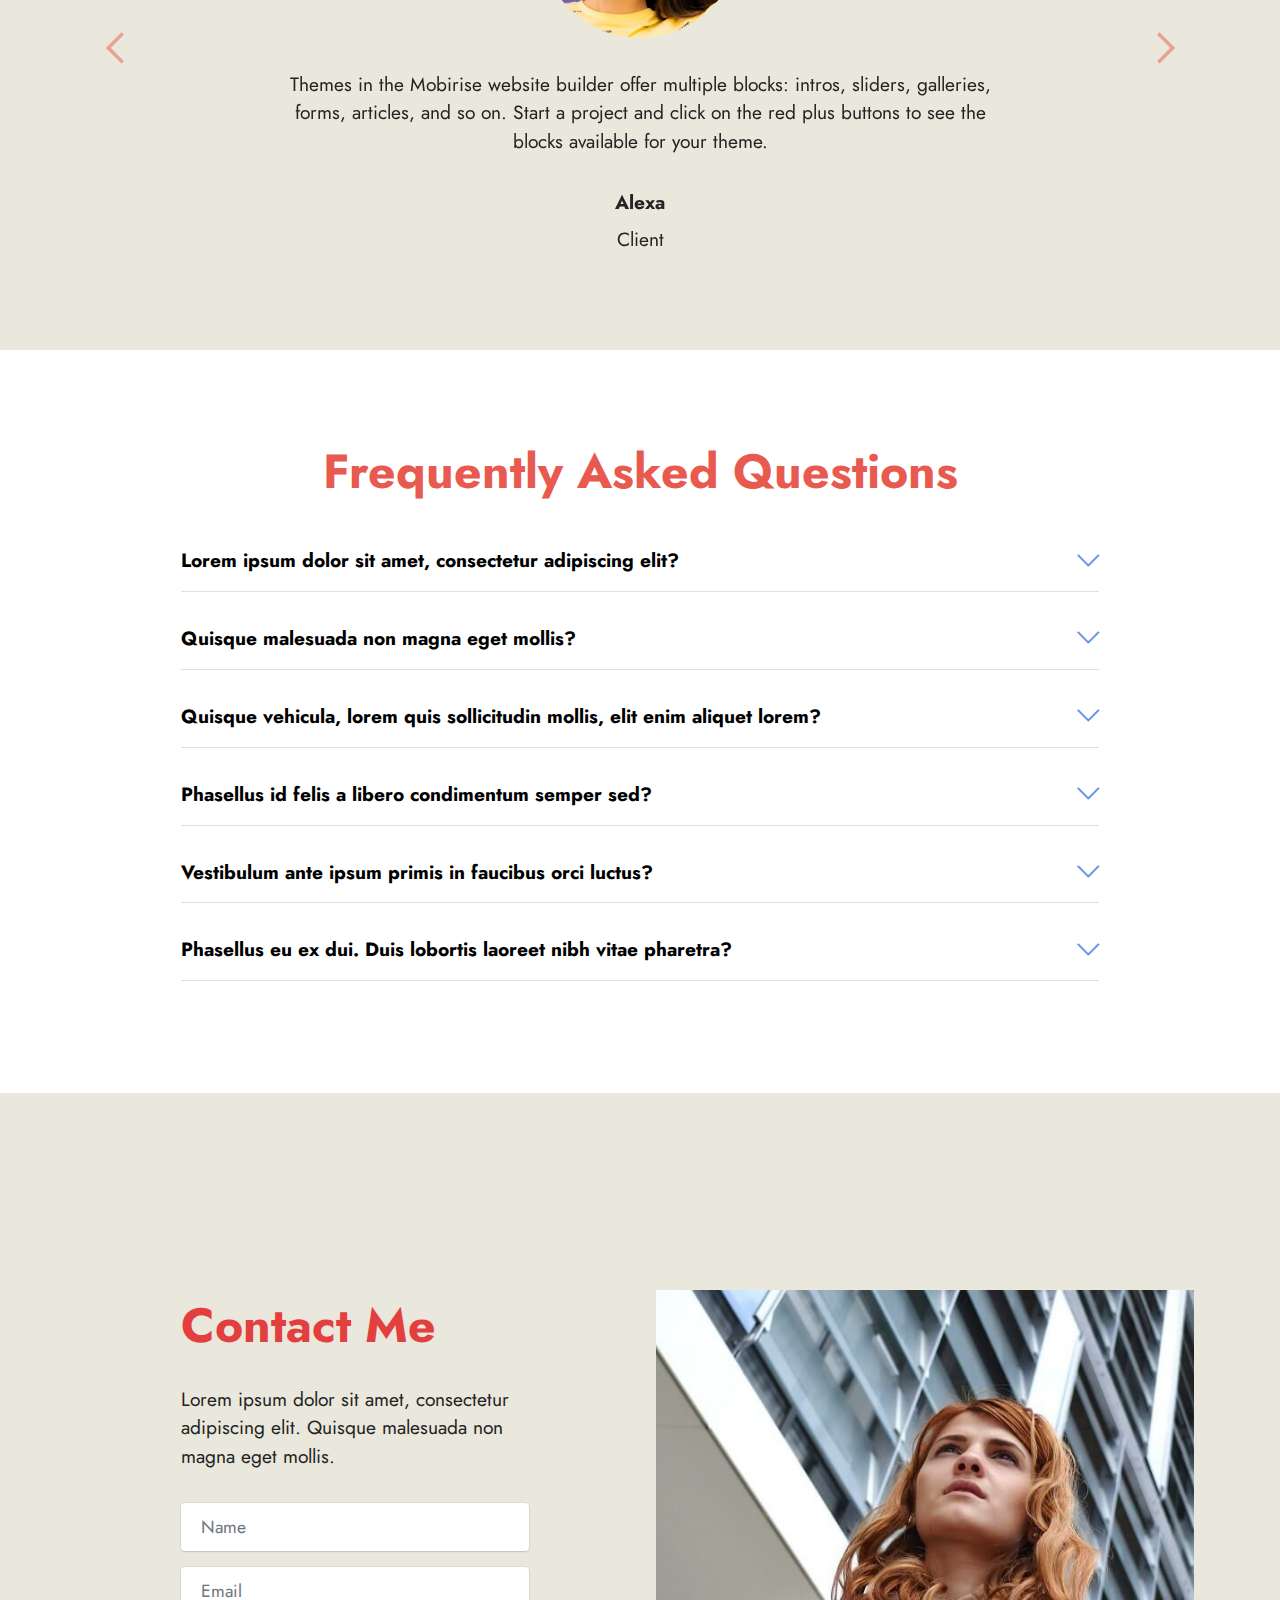
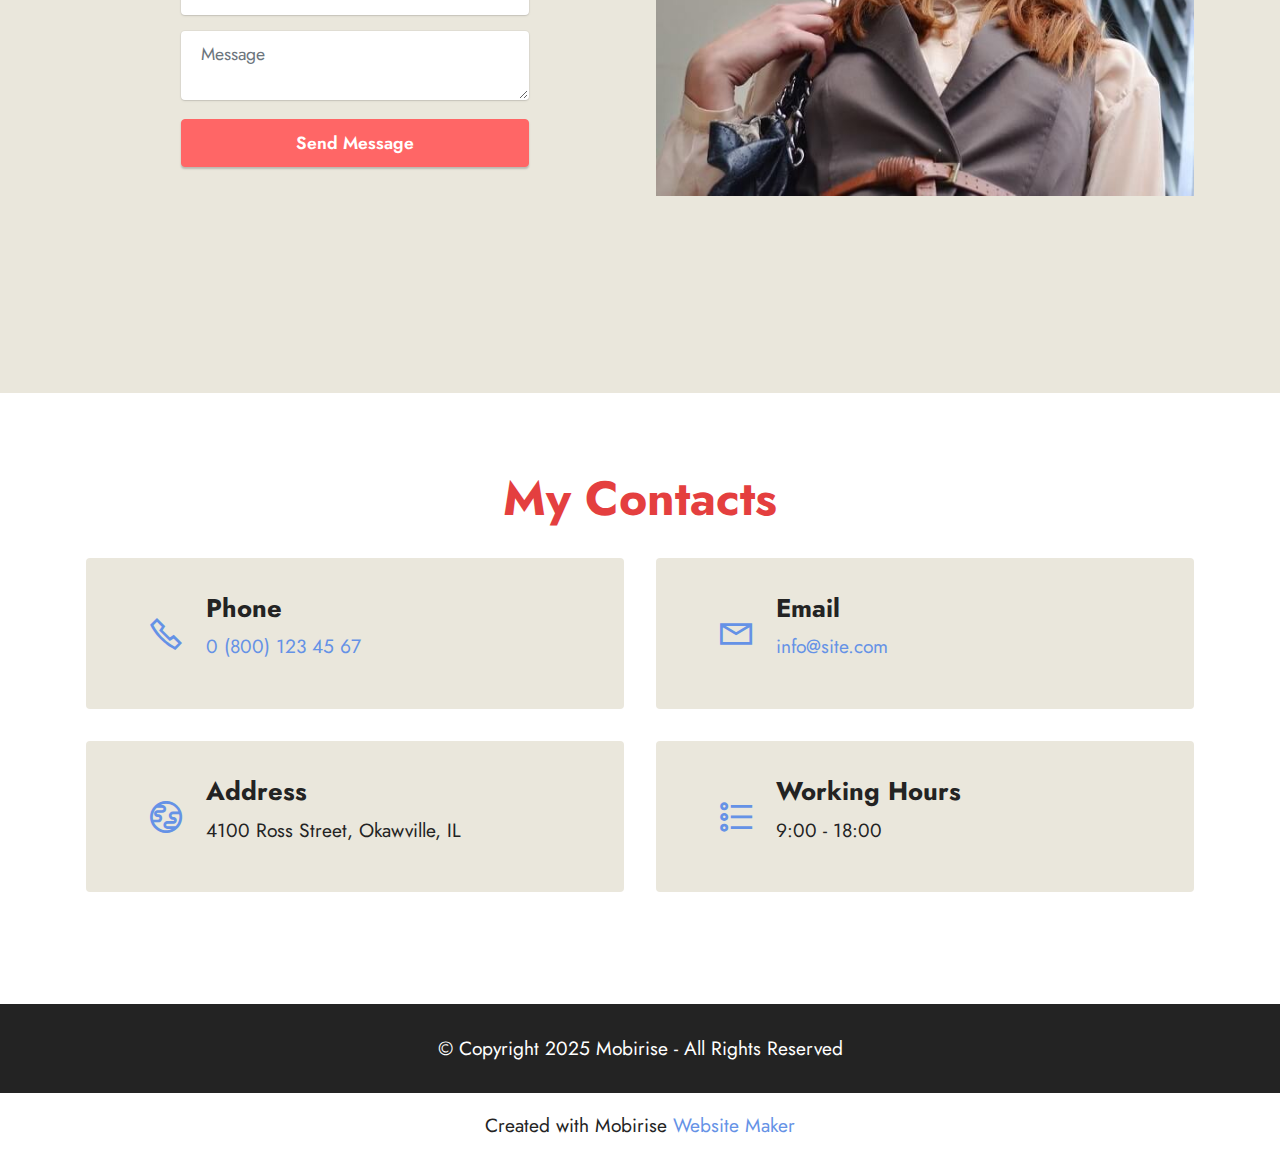
<file: page3.html>
<!DOCTYPE html>
<html  >
<head>
  <!-- Site made with Mobirise Website Builder v5.6.8, https://mobirise.com -->
  <meta charset="UTF-8">
  <meta http-equiv="X-UA-Compatible" content="IE=edge">
  <meta name="generator" content="Mobirise v5.6.8, mobirise.com">
  <meta name="twitter:card" content="summary_large_image"/>
  <meta name="twitter:image:src" content="">
  <meta property="og:image" content="">
  <meta name="twitter:title" content="Page 3">
  <meta name="viewport" content="width=device-width, initial-scale=1, minimum-scale=1">
  <link rel="shortcut icon" href="assets/images/logo.png" type="image/x-icon">
  <meta name="description" content="">
  
  
  <title>Page 3</title>
  <link rel="stylesheet" href="assets/web/assets/mobirise-icons2/mobirise2.css">
  <link rel="stylesheet" href="assets/web/assets/mobirise-icons/mobirise-icons.css">
  <link rel="stylesheet" href="assets/bootstrap/css/bootstrap.min.css">
  <link rel="stylesheet" href="assets/bootstrap/css/bootstrap-grid.min.css">
  <link rel="stylesheet" href="assets/bootstrap/css/bootstrap-reboot.min.css">
  <link rel="stylesheet" href="assets/dropdown/css/style.css">
  <link rel="stylesheet" href="assets/socicon/css/styles.css">
  <link rel="stylesheet" href="assets/theme/css/style.css">
  <link rel="preload" href="https://fonts.googleapis.com/css?family=Jost:100,200,300,400,500,600,700,800,900,100i,200i,300i,400i,500i,600i,700i,800i,900i&display=swap" as="style" onload="this.onload=null;this.rel='stylesheet'">
  <noscript><link rel="stylesheet" href="https://fonts.googleapis.com/css?family=Jost:100,200,300,400,500,600,700,800,900,100i,200i,300i,400i,500i,600i,700i,800i,900i&display=swap"></noscript>
  <link rel="preload" as="style" href="assets/mobirise/css/mbr-additional.css"><link rel="stylesheet" href="assets/mobirise/css/mbr-additional.css" type="text/css">
  
  
  
  
</head>
<body>

<!-- Analytics -->
<!-- Global site tag (gtag.js) - Google Analytics -->
<script async src="https://www.googletagmanager.com/gtag/js?id=UA-80297417-1"></script>
<script>
  window.dataLayer = window.dataLayer || [];
  function gtag(){dataLayer.push(arguments);}
  gtag('js', new Date());

  gtag('config', 'UA-80297417-1');
</script>
<!-- /Analytics -->


  
  <section data-bs-version="5.1" class="menu menu2 cid-sFF0ciwnEL" once="menu" id="menu2-0">
    
    <nav class="navbar navbar-dropdown navbar-fixed-top navbar-expand-lg">
        <div class="container">
            <div class="navbar-brand">
                
                <span class="navbar-caption-wrap"><a class="navbar-caption text-primary display-7" href="https://mobiri.se">Jessica Brown<br>Designer<br></a></span>
            </div>
            <button class="navbar-toggler" type="button" data-toggle="collapse" data-bs-toggle="collapse" data-target="#navbarSupportedContent" data-bs-target="#navbarSupportedContent" aria-controls="navbarNavAltMarkup" aria-expanded="false" aria-label="Toggle navigation">
                <div class="hamburger">
                    <span></span>
                    <span></span>
                    <span></span>
                    <span></span>
                </div>
            </button>
            <div class="collapse navbar-collapse" id="navbarSupportedContent">
                <ul class="navbar-nav nav-dropdown" data-app-modern-menu="true"><li class="nav-item"><a class="nav-link link text-black text-primary display-4" href="#top">Home</a></li>
                    <li class="nav-item"><a class="nav-link link text-black text-primary display-4" href="index.html#gallery5-3">My Works</a></li><li class="nav-item"><a class="nav-link link text-black text-primary display-4" href="index.html#image1-b">About Me</a></li>
                    <li class="nav-item"><a class="nav-link link text-black text-primary display-4" href="index.html#pricing2-c">Pricing</a>
                    </li></ul>
                
                <div class="navbar-buttons mbr-section-btn"><a class="btn btn-secondary display-4" href="index.html#form4-6">
                        Contacts</a></div>
            </div>
        </div>
    </nav>
</section>

<section data-bs-version="5.1" class="header11 cid-sFF0SGinka" id="header11-1">

    

    

    <div class="container">
        <div class="row justify-content-center">
            <div class="col-12 col-md-6 image-wrapper">
                <img class="w-100" src="assets/images/mbr.jpeg" alt="Mobirise Website Builder">
            </div>
            <div class="col-12 col-md">
                <div class="text-wrapper text-center">
                    <h1 class="mbr-section-title mbr-fonts-style mb-3 display-1">
                        <strong>
</strong><div><strong><br></strong></div><div><strong>Hi, I'm Jessica Brown and I'm a Designer</strong></div></h1>
                    <p class="mbr-text mbr-fonts-style display-7">Lorem ipsum dolor sit amet, consectetur adipiscing elit. Quisque malesuada non magna eget mollis. Quisque vehicula, lorem quis sollicitudin mollis, elit enim aliquet lorem.&nbsp;</p>
                    <div class="mbr-section-btn mt-3"><a class="btn btn-primary display-7" href="index.html#gallery5-3">My Jobs</a> <a class="btn btn-secondary display-7" href="index.html#form4-6">Contacts</a></div>
                </div>
            </div>
        </div>
    </div>
</section>

<section data-bs-version="5.1" class="features12 cid-sFF3eJNZDT" id="features13-2">

    
    
    <div class="container">
        <div class="row justify-content-center">
            <div class="col-12 col-lg-6">
                <div class="card-wrapper">
                    <div class="card-box align-left">
                        <h4 class="card-title mbr-fonts-style mb-4 display-1"><strong>What can i do?</strong></h4>
                        <p class="mbr-text mbr-fonts-style mb-4 display-7">
                            Use Mobirise website building software to create multiple sites for commercial and non-profit projects.</p>
                        <div class="mbr-section-btn"><a class="btn btn-primary display-4" href="https://mobiri.se">See my Jobs</a></div>
                    </div>
                </div>
            </div>
            <div class="col-12 col-lg-6">
                <div class="item mbr-flex">
                    <div class="icon-box">
                        <span class="mbr-iconfont mobi-mbri-globe-2 mobi-mbri"></span>
                    </div>
                    <div class="text-box">
                        <h4 class="icon-title mbr-black mbr-fonts-style display-7">
                            <strong>Web Design</strong></h4>
                        <h5 class="icon-text mbr-black mbr-fonts-style display-4">Lorem ipsum dolor sit amet, consectetur adipiscing elit. Quisque malesuada non magna eget mollis. Quisque vehicula, lorem quis sollicitudin mollis, elit enim aliquet lorem,&nbsp;</h5>
                    </div>
                </div>
                <div class="item mbr-flex">
                    <div class="icon-box">
                        <span class="mbr-iconfont mobi-mbri-idea mobi-mbri"></span>
                    </div>
                    <div class="text-box">
                        <h4 class="icon-title mbr-black mbr-fonts-style display-7">
                            <strong>Art Design</strong></h4>
                        <h5 class="icon-text mbr-black mbr-fonts-style display-4">Lorem ipsum dolor sit amet, consectetur adipiscing elit. Quisque malesuada non magna eget mollis. Quisque vehicula, lorem quis sollicitudin mollis, elit enim aliquet lorem,&nbsp;</h5>
                    </div>
                </div>
                <div class="item mbr-flex">
                    <div class="icon-box">
                        <span class="mbr-iconfont mobi-mbri-photo mobi-mbri"></span>
                    </div>
                    <div class="text-box">
                        <h4 class="icon-title mbr-black mbr-fonts-style display-7"><strong>Polygraphic Design</strong></h4>
                        <h5 class="icon-text mbr-black mbr-fonts-style display-4">Lorem ipsum dolor sit amet, consectetur adipiscing elit. Quisque malesuada non magna eget mollis. Quisque vehicula, lorem quis sollicitudin mollis, elit enim aliquet lorem,&nbsp;</h5>
                    </div>
                </div>
            </div>
        </div>
    </div>
</section>

<section data-bs-version="5.1" class="gallery5 mbr-gallery cid-sFF3kfZheU" id="gallery5-3">
    

    

    <div class="container">
        <div class="mbr-section-head">
            <h3 class="mbr-section-title mbr-fonts-style align-center m-0 display-2"><strong>My Works</strong></h3>
            <h4 class="mbr-section-subtitle mbr-fonts-style align-center mb-0 mt-2 display-5">Lorem ipsum dolor sit amet</h4>
        </div>
        <div class="row mbr-gallery mt-4">
            <div class="col-12 col-md-6 col-lg-3 item gallery-image">
                <div class="item-wrapper" data-toggle="modal" data-bs-toggle="modal" data-target="#tezl0jdbD3-modal" data-bs-target="#tezl0jdbD3-modal">
                    <img class="w-100" src="assets/images/mbr-596x397.jpg" alt="Mobirise Website Builder" data-slide-to="0" data-bs-slide-to="0" data-target="#lb-tezl0jdbD3" data-bs-target="#lb-tezl0jdbD3">
                    <div class="icon-wrapper">
                        <span class="mobi-mbri mobi-mbri-search mbr-iconfont mbr-iconfont-btn"></span>
                    </div>
                </div>
                <h6 class="mbr-item-subtitle mbr-fonts-style align-center mb-2 mt-2 display-7"><strong>Mobile Design</strong></h6>
            </div>
            <div class="col-12 col-md-6 col-lg-3 item gallery-image">
                <div class="item-wrapper" data-toggle="modal" data-bs-toggle="modal" data-target="#tezl0jdbD3-modal" data-bs-target="#tezl0jdbD3-modal">
                    <img class="w-100" src="assets/images/mbr-3.jpg" alt="Mobirise Website Builder" data-slide-to="1" data-bs-slide-to="1" data-target="#lb-tezl0jdbD3" data-bs-target="#lb-tezl0jdbD3">
                    <div class="icon-wrapper">
                        <span class="mobi-mbri mobi-mbri-search mbr-iconfont mbr-iconfont-btn"></span>
                    </div>
                </div>
                <h6 class="mbr-item-subtitle mbr-fonts-style align-center mb-2 mt-2 display-7"><strong>Polygraphic Design</strong></h6>
            </div>
            <div class="col-12 col-md-6 col-lg-3 item gallery-image">
                <div class="item-wrapper" data-toggle="modal" data-bs-toggle="modal" data-target="#tezl0jdbD3-modal" data-bs-target="#tezl0jdbD3-modal">
                    <img class="w-100" src="assets/images/mbr-4.jpg" alt="Mobirise Website Builder" data-slide-to="2" data-bs-slide-to="2" data-target="#lb-tezl0jdbD3" data-bs-target="#lb-tezl0jdbD3">
                    <div class="icon-wrapper">
                        <span class="mobi-mbri mobi-mbri-search mbr-iconfont mbr-iconfont-btn"></span>
                    </div>
                </div>
                <h6 class="mbr-item-subtitle mbr-fonts-style align-center mb-2 mt-2 display-7"><strong>Web Design</strong></h6>
            </div>
            <div class="col-12 col-md-6 col-lg-3 item gallery-image">
                <div class="item-wrapper" data-toggle="modal" data-bs-toggle="modal" data-target="#tezl0jdbD3-modal" data-bs-target="#tezl0jdbD3-modal">
                    <img class="w-100" src="assets/images/mbr-6.jpg" alt="Mobirise Website Builder" data-slide-to="3" data-bs-slide-to="3" data-target="#lb-tezl0jdbD3" data-bs-target="#lb-tezl0jdbD3">
                    <div class="icon-wrapper">
                        <span class="mobi-mbri mobi-mbri-search mbr-iconfont mbr-iconfont-btn"></span>
                    </div>
                </div>
                <h6 class="mbr-item-subtitle mbr-fonts-style align-center mb-2 mt-2 display-7"><strong>Art Design</strong></h6>
            </div>
        </div>

        <div class="modal mbr-slider" tabindex="-1" role="dialog" aria-hidden="true" id="tezl0jdbD3-modal">
            <div class="modal-dialog" role="document">
                <div class="modal-content">
                    <div class="modal-body">
                        <div class="carousel slide" id="lb-tezl0jdbD3" data-interval="5000" data-bs-interval="5000">
                            <div class="carousel-inner">
                                <div class="carousel-item active">
                                    <img class="d-block w-100" src="assets/images/mbr-596x397.jpg" alt="Mobirise Website Builder">
                                </div>
                                <div class="carousel-item">
                                    <img class="d-block w-100" src="assets/images/mbr-3.jpg" alt="Mobirise Website Builder">
                                </div>
                                <div class="carousel-item">
                                    <img class="d-block w-100" src="assets/images/mbr-4.jpg" alt="Mobirise Website Builder">
                                </div>
                                <div class="carousel-item">
                                    <img class="d-block w-100" src="assets/images/mbr-6.jpg" alt="Mobirise Website Builder">
                                </div>
                            </div>
                            <ol class="carousel-indicators">
                                <li data-slide-to="0" data-bs-slide-to="0" class="active" data-target="#lb-tezl0jdbD3" data-bs-target="#lb-tezl0jdbD3"></li>
                                <li data-slide-to="1" data-bs-slide-to="1" data-target="#lb-tezl0jdbD3" data-bs-target="#lb-tezl0jdbD3"></li>
                                <li data-slide-to="2" data-bs-slide-to="2" data-target="#lb-tezl0jdbD3" data-bs-target="#lb-tezl0jdbD3"></li>
                                <li data-slide-to="3" data-bs-slide-to="3" data-target="#lb-tezl0jdbD3" data-bs-target="#lb-tezl0jdbD3"></li>
                            </ol>
                            <a role="button" href="" class="close" data-dismiss="modal" data-bs-dismiss="modal" aria-label="Close">
                            </a>
                            <a class="carousel-control-prev carousel-control" role="button" data-slide="prev" data-bs-slide="prev" href="#lb-tezl0jdbD3">
                                <span class="mobi-mbri mobi-mbri-arrow-prev" aria-hidden="true"></span>
                                <span class="sr-only visually-hidden">Previous</span>
                            </a>
                            <a class="carousel-control-next carousel-control" role="button" data-slide="next" data-bs-slide="next" href="#lb-tezl0jdbD3">
                                <span class="mobi-mbri mobi-mbri-arrow-next" aria-hidden="true"></span>
                                <span class="sr-only visually-hidden">Next</span>
                            </a>
                        </div>
                    </div>
                </div>
            </div>
        </div>
    </div>
</section>

<section data-bs-version="5.1" class="image1 cid-sFF75ZhH2d" id="image1-b">
    

    

    <div class="container">
        <div class="row align-items-center">
            <div class="col-12 col-lg-6">
                <div class="image-wrapper">
                    <img src="assets/images/mbr-3.jpeg" alt="Mobirise Website Builder">
                    
                </div>
            </div>
            <div class="col-12 col-lg">
                <div class="text-wrapper">
                    <h3 class="mbr-section-title mbr-fonts-style mb-3 display-2">
                        <strong>About Me</strong></h3>
                    <p class="mbr-text mbr-fonts-style display-7">Lorem ipsum dolor sit amet, consectetur adipiscing elit. Quisque malesuada non magna eget mollis. Quisque vehicula, lorem quis sollicitudin mollis, elit enim aliquet lorem, vitae maximus turpis tortor a massa. Phasellus id felis a libero condimentum semper sed sit amet arcu. Suspendisse porta dapibus rhoncus. Orci varius natoque penatibus et magnis dis parturient montes, nascetur ridiculus mus.&nbsp;<br>
<br>Suspendisse porta augue in massa euismod, vitae bibendum tellus vestibulum. Phasellus egestas eu neque in mattis. Sed ultricies massa sit amet mollis molestie. Donec dignissim ut lectus sit amet sodales. Integer condimentum dui posuere feugiat finibus. Morbi ligula ante, tempor id dictum ut, dapibus ut nulla. Duis lorem orci, maximus ut tempor non, bibendum eu odio. Cras non metus lectus. Donec vulputate, dui eu ultricies consectetur, est mi tincidunt augue, nec blandit ex nunc sit amet nisl. Nam nibh libero, laoreet interdum blandit vitae, convallis at eros. Aliquam id ex eu magna eleifend facilisis id in risus.</p>
                </div>
            </div>
        </div>
    </div>
</section>

<section data-bs-version="5.1" class="pricing2 cid-sFF7wKlLkT" id="pricing2-c">
    

    
    <div class="container">
        <div class="row justify-content-center">
            <div class="col-12 col-md-6 align-center col-lg-4">
                <div class="plan">
                    <div class="plan-header">
                        <h6 class="plan-title mbr-fonts-style mb-3 display-5"><strong>Web Design</strong></h6>
                        <div class="plan-price">
                            <p class="price mbr-fonts-style m-0 display-1"><strong>$59</strong></p>
                            <p class="price-term mbr-fonts-style mb-3 display-7"><strong>Per project</strong></p>
                        </div>
                    </div>
                    <div class="plan-body">
                        <div class="plan-list mb-4">
                            <ul class="list-group mbr-fonts-style list-group-flush display-7">
                                <li class="list-group-item">Web Design</li><li class="list-group-item">Art Design</li><li class="list-group-item">Polygraphic Design</li>
                            </ul>
                        </div>
                        <div class="mbr-section-btn text-center">
                            <a href="https://mobiri.se" class="btn btn-primary display-4">Get started</a>
                        </div>
                    </div>
                </div>
            </div>
            <div class="col-12 col-md-6 align-center col-lg-4">
                <div class="plan">
                    <div class="plan-header">
                        <h6 class="plan-title mbr-fonts-style mb-3 display-5"><strong>Art Design</strong></h6>
                        <div class="plan-price">
                            <p class="price mbr-fonts-style m-0 display-1"><strong>$39</strong></p>
                            <p class="price-term mbr-fonts-style mb-3 display-7"><strong>Per project</strong></p>
                        </div>
                    </div>
                    <div class="plan-body">
                        <div class="plan-list mb-4">
                            <ul class="list-group mbr-fonts-style list-group-flush display-7">
                                <li class="list-group-item">Web Design
</li><li class="list-group-item">Art Design
</li><li class="list-group-item">Polygraphic Design</li>
                            </ul>
                        </div>
                        <div class="mbr-section-btn text-center">
                            <a href="https://mobiri.se" class="btn btn-primary display-4">Get started</a>
                        </div>
                    </div>
                </div>
            </div>
            <div class="col-12 col-md-6 align-center col-lg-4">
                <div class="plan">
                    <div class="plan-header">
                        <h6 class="plan-title mbr-fonts-style mb-3 display-5"><strong>Polygraphic</strong></h6>
                        <div class="plan-price">
                            <p class="price mbr-fonts-style m-0 display-1"><strong>$79</strong></p>
                            <p class="price-term mbr-fonts-style mb-3 display-7"><strong>Per project</strong></p>
                        </div>
                    </div>
                    <div class="plan-body">
                        <div class="plan-list mb-4">
                            <ul class="list-group mbr-fonts-style list-group-flush display-7">
                                <li class="list-group-item">Web Design
</li><li class="list-group-item">Art Design
</li><li class="list-group-item">Polygraphic Design</li>
                            </ul>
                        </div>
                        <div class="mbr-section-btn text-center">
                            <a href="https://mobiri.se" class="btn btn-primary display-4">Get started</a>
                        </div>
                    </div>
                </div>
            </div>
            
        </div>
    </div>
</section>

<section data-bs-version="5.1" class="clients2 cid-sFF3mUy3tz" id="clients2-4">

    

    
    <div class="container">
        <div class="row justify-content-center">
            <div class="card col-12 col-md-6 col-lg-4">
                <div class="card-wrapper">
                    <div class="img-wrapper">
                        <img src="assets/images/1.png" alt="Mobirise Website Builder">
                    </div>
                    <div class="card-box align-center">
                        
                        <h5 class="card-title mbr-fonts-style mb-3 display-5">
                            <strong>My Client</strong></h5>
                        <p class="mbr-text mbr-fonts-style mb-4 display-4">
                            Lorem ipsum dolor sit amet, consectetur adipiscing elit. Quisque malesuada non magna eget mollis.&nbsp;</p>
                        <div class="mbr-section-btn mt-3"><a class="btn btn-primary display-4" href="https://mobiri.se">Learn More</a></div>
                    </div>
                </div>
            </div>
            <div class="card col-12 col-md-6 col-lg-4">
                <div class="card-wrapper">
                    <div class="img-wrapper">
                        <img src="assets/images/2.png" alt="Mobirise Website Builder">
                    </div>
                    <div class="card-box align-center">
                        
                        <h5 class="card-title mbr-fonts-style mb-3 display-5"><strong>My Client</strong></h5>
                        <p class="mbr-text mbr-fonts-style mb-4 display-4">
                            Lorem ipsum dolor sit amet, consectetur adipiscing elit. Quisque malesuada non magna eget mollis. </p>
                        <div class="mbr-section-btn mt-3"><a class="btn btn-primary display-4" href="https://mobiri.se">Learn More</a></div>
                    </div>
                </div>
            </div>
            <div class="card col-12 col-md-6 col-lg-4">
                <div class="card-wrapper">
                    <div class="img-wrapper">
                        <img src="assets/images/3.png" alt="Mobirise Website Builder">
                    </div>
                    <div class="card-box align-center">
                        
                        <h5 class="card-title mbr-fonts-style mb-3 display-5"><strong>My Client</strong></h5>
                        <p class="mbr-text mbr-fonts-style mb-4 display-4">
                            Lorem ipsum dolor sit amet, consectetur adipiscing elit. Quisque malesuada non magna eget mollis. </p>
                        <div class="mbr-section-btn mt-3"><a class="btn btn-primary display-4" href="https://mobiri.se">Learn More</a></div>
                    </div>
                </div>
            </div>
            
        </div>
    </div>
</section>

<section data-bs-version="5.1" class="testimonails3 carousel slide testimonials-slider cid-sFF3oey64R" data-interval="false" data-bs-interval="false" id="testimonials3-5">

    

    

    <div class="text-center container">
        <h3 class="mb-4 mbr-fonts-style display-2">
            <strong>What My Clients Say</strong>
        </h3>

        <div class="carousel slide" role="listbox" data-pause="true" data-keyboard="false" data-ride="carousel" data-bs-ride="carousel" data-interval="8000" data-bs-interval="8000">
            <div class="carousel-inner">
                
                
            <div class="carousel-item">
                    <div class="user col-md-8">
                        <div class="user_image">
                            <img src="assets/images/team3.jpg">
                        </div>
                        <div class="user_text mb-4">
                            <p class="mbr-fonts-style display-7">
                                Themes in the Mobirise website builder offer multiple blocks: intros, sliders, galleries, forms, articles, and so on. Start a project and click on the red plus buttons to see the blocks available for your theme.
                            </p>
                        </div>
                        <div class="user_name mbr-fonts-style mb-2 display-7">
                            <strong>Alexa</strong>
                        </div>
                        <div class="user_desk mbr-fonts-style display-7">
                            Client
                        </div>
                    </div>
                </div><div class="carousel-item">
                    <div class="user col-md-8">
                        <div class="user_image">
                            <img src="assets/images/team2.jpg">
                        </div>
                        <div class="user_text mb-4">
                            <p class="mbr-fonts-style display-7">
                                Themes in the Mobirise website builder offer multiple blocks: intros, sliders, galleries, forms, articles, and so on. Start a project and click on the red plus buttons to see the blocks available for your theme.
                            </p>
                        </div>
                        <div class="user_name mbr-fonts-style mb-2 display-7">
                            <strong>Linda</strong>
                        </div>
                        <div class="user_desk mbr-fonts-style display-7">
                            Client
                        </div>
                    </div>
                </div><div class="carousel-item">
                    <div class="user col-md-8">
                        <div class="user_image">
                            <img src="assets/images/team4.jpg">
                        </div>
                        <div class="user_text mb-4">
                            <p class="mbr-fonts-style display-7">
                                Themes in the Mobirise website builder offer multiple blocks: intros, sliders, galleries, forms, articles, and so on. Start a project and click on the red plus buttons to see the blocks available for your theme.
                            </p>
                        </div>
                        <div class="user_name mbr-fonts-style mb-2 display-7">
                            <strong>Ann</strong></div>
                        <div class="user_desk mbr-fonts-style display-7">
                            Client</div>
                    </div>
                </div></div>

            <div class="carousel-controls">
                <a class="carousel-control-prev" role="button" data-slide="prev" data-bs-slide="prev">
                    <span aria-hidden="true" class="mobi-mbri mobi-mbri-arrow-prev mbr-iconfont"></span>
                    <span class="sr-only visually-hidden">Previous</span>
                </a>

                <a class="carousel-control-next" role="button" data-slide="next" data-bs-slide="next">
                    <span aria-hidden="true" class="mobi-mbri mobi-mbri-arrow-next mbr-iconfont"></span>
                    <span class="sr-only visually-hidden">Next</span>
                </a>
            </div>
        </div>
    </div>
</section>

<section data-bs-version="5.1" class="content16 cid-sFF5Wb1ZQt" id="content16-a">

    

    
    <div class="container">
        <div class="row justify-content-center">
            <div class="col-12 col-md-10">
                <div class="mbr-section-head align-center mb-4">
                    <h3 class="mbr-section-title mb-0 mbr-fonts-style display-2"><strong>Frequently Asked Questions</strong></h3>
                    
                </div>
                <div id="bootstrap-accordion_18" class="panel-group accordionStyles accordion" role="tablist" aria-multiselectable="true">
                    <div class="card mb-3">
                        <div class="card-header" role="tab" id="headingOne">
                            <a role="button" class="panel-title collapsed" data-toggle="collapse" data-bs-toggle="collapse" data-core="" href="#collapse1_18" aria-expanded="false" aria-controls="collapse1">
                                <h6 class="panel-title-edit mbr-fonts-style mb-0 display-7"><strong>Lorem ipsum dolor sit amet, consectetur adipiscing elit?</strong></h6>
                                <span class="sign mbr-iconfont mbri-arrow-down"></span>
                            </a>
                        </div>
                        <div id="collapse1_18" class="panel-collapse noScroll collapse" role="tabpanel" aria-labelledby="headingOne" data-parent="#accordion" data-bs-parent="#bootstrap-accordion_18">
                            <div class="panel-body">
                                <p class="mbr-fonts-style panel-text display-4">Lorem ipsum dolor sit amet, consectetur adipiscing elit. Quisque malesuada non magna eget mollis. Quisque vehicula, lorem quis sollicitudin mollis, elit enim aliquet lorem, vitae maximus turpis tortor a massa. Phasellus id felis a libero condimentum semper sed sit amet arcu. Suspendisse porta dapibus rhoncus. </p>
                            </div>
                        </div>
                    </div>
                    <div class="card mb-3">
                        <div class="card-header" role="tab" id="headingOne">
                            <a role="button" class="panel-title collapsed" data-toggle="collapse" data-bs-toggle="collapse" data-core="" href="#collapse2_18" aria-expanded="false" aria-controls="collapse2">
                                <h6 class="panel-title-edit mbr-fonts-style mb-0 display-7"><strong>Quisque malesuada non magna eget mollis?</strong></h6>
                                <span class="sign mbr-iconfont mbri-arrow-down"></span>
                            </a>
                        </div>
                        <div id="collapse2_18" class="panel-collapse noScroll collapse" role="tabpanel" aria-labelledby="headingOne" data-parent="#accordion" data-bs-parent="#bootstrap-accordion_18">
                            <div class="panel-body">
                                <p class="mbr-fonts-style panel-text display-4">
                                    Lorem ipsum dolor sit amet, consectetur adipiscing elit. Quisque malesuada non magna eget mollis. Quisque vehicula, lorem quis sollicitudin mollis, elit enim aliquet lorem, vitae maximus turpis tortor a massa. Phasellus id felis a libero condimentum semper sed sit amet arcu. Suspendisse porta dapibus rhoncus. </p>
                            </div>
                        </div>
                    </div>
                    <div class="card mb-3">
                        <div class="card-header" role="tab" id="headingOne">
                            <a role="button" class="panel-title collapsed" data-toggle="collapse" data-bs-toggle="collapse" data-core="" href="#collapse3_18" aria-expanded="false" aria-controls="collapse3">
                                <h6 class="panel-title-edit mbr-fonts-style mb-0 display-7"><strong>Quisque vehicula, lorem quis sollicitudin mollis, elit enim aliquet lorem?</strong></h6>
                                <span class="sign mbr-iconfont mbri-arrow-down"></span>
                            </a>
                        </div>
                        <div id="collapse3_18" class="panel-collapse noScroll collapse" role="tabpanel" aria-labelledby="headingOne" data-parent="#accordion" data-bs-parent="#bootstrap-accordion_18">
                            <div class="panel-body">
                                <p class="mbr-fonts-style panel-text display-4">
                                    Lorem ipsum dolor sit amet, consectetur adipiscing elit. Quisque malesuada non magna eget mollis. Quisque vehicula, lorem quis sollicitudin mollis, elit enim aliquet lorem, vitae maximus turpis tortor a massa. Phasellus id felis a libero condimentum semper sed sit amet arcu. Suspendisse porta dapibus rhoncus. </p>
                            </div>
                        </div>
                    </div>
                    <div class="card mb-3">
                        <div class="card-header" role="tab" id="headingOne">
                            <a role="button" class="panel-title collapsed" data-toggle="collapse" data-bs-toggle="collapse" data-core="" href="#collapse4_18" aria-expanded="false" aria-controls="collapse4">
                                <h6 class="panel-title-edit mbr-fonts-style mb-0 display-7"><strong>Phasellus id felis a libero condimentum semper sed?</strong></h6>
                                <span class="sign mbr-iconfont mbri-arrow-down"></span>
                            </a>
                        </div>
                        <div id="collapse4_18" class="panel-collapse noScroll collapse" role="tabpanel" aria-labelledby="headingOne" data-parent="#accordion" data-bs-parent="#bootstrap-accordion_18">
                            <div class="panel-body">
                                <p class="mbr-fonts-style panel-text display-4">
                                    Lorem ipsum dolor sit amet, consectetur adipiscing elit. Quisque malesuada non magna eget mollis. Quisque vehicula, lorem quis sollicitudin mollis, elit enim aliquet lorem, vitae maximus turpis tortor a massa. Phasellus id felis a libero condimentum semper sed sit amet arcu. Suspendisse porta dapibus rhoncus. </p>
                            </div>
                        </div>
                    </div>
                    <div class="card mb-3">
                        <div class="card-header" role="tab" id="headingOne">
                            <a role="button" class="panel-title collapsed" data-toggle="collapse" data-bs-toggle="collapse" data-core="" href="#collapse5_18" aria-expanded="false" aria-controls="collapse5">
                                <h6 class="panel-title-edit mbr-fonts-style mb-0 display-7"><strong>Vestibulum ante ipsum primis in faucibus orci luctus?</strong></h6>
                                <span class="sign mbr-iconfont mbri-arrow-down"></span>
                            </a>
                        </div>
                        <div id="collapse5_18" class="panel-collapse noScroll collapse" role="tabpanel" aria-labelledby="headingOne" data-parent="#accordion" data-bs-parent="#bootstrap-accordion_18">
                            <div class="panel-body">
                                <p class="mbr-fonts-style panel-text display-4">
                                    Lorem ipsum dolor sit amet, consectetur adipiscing elit. Quisque malesuada non magna eget mollis. Quisque vehicula, lorem quis sollicitudin mollis, elit enim aliquet lorem, vitae maximus turpis tortor a massa. Phasellus id felis a libero condimentum semper sed sit amet arcu. Suspendisse porta dapibus rhoncus. </p>
                            </div>
                        </div>
                    </div>
                    <div class="card mb-3">
                        <div class="card-header" role="tab" id="headingOne">
                            <a role="button" class="panel-title collapsed" data-toggle="collapse" data-bs-toggle="collapse" data-core="" href="#collapse6_18" aria-expanded="false" aria-controls="collapse6">
                                <h6 class="panel-title-edit mbr-fonts-style mb-0 display-7"><strong>Phasellus eu ex dui. Duis lobortis laoreet nibh vitae pharetra?</strong></h6>
                                <span class="sign mbr-iconfont mbri-arrow-down"></span>
                            </a>
                        </div>
                        <div id="collapse6_18" class="panel-collapse noScroll collapse" role="tabpanel" aria-labelledby="headingOne" data-parent="#accordion" data-bs-parent="#bootstrap-accordion_18">
                            <div class="panel-body">
                                <p class="mbr-fonts-style panel-text display-4">
                                    Lorem ipsum dolor sit amet, consectetur adipiscing elit. Quisque malesuada non magna eget mollis. Quisque vehicula, lorem quis sollicitudin mollis, elit enim aliquet lorem, vitae maximus turpis tortor a massa. Phasellus id felis a libero condimentum semper sed sit amet arcu. Suspendisse porta dapibus rhoncus. </p>
                            </div>
                        </div>
                    </div>
                </div>
            </div>
        </div>
    </div>
</section>

<section data-bs-version="5.1" class="form4 cid-sFF3qL4anb mbr-fullscreen" id="form4-6">

    

    

    <div class="container">
        <div class="row content-wrapper justify-content-center">
            <div class="col-lg-4 offset-lg-1 mbr-form" data-form-type="formoid">
<!--Formbuilder Form-->
<form action="https://mobirise.eu/" method="POST" class="mbr-form form-with-styler" data-form-title="Form Name"><input type="hidden" name="email" data-form-email="true" value="LmJO+LjEnu6zHjKTuy9diKkRDhQ3olyLxH/e294WdrQPYTA4aSKRaCzxXvAiNndquj/0iOIf2e3zboPfdthLH1MfGGIiScUIEBXtz2eWFe9W+em6rzUxgdWqxNVlXGN6">
<div class="row">
<div hidden="hidden" data-form-alert="" class="alert alert-success col-12">Thanks for filling out the form!</div>
<div hidden="hidden" data-form-alert-danger="" class="alert alert-danger col-12">Oops...! some problem!</div>
</div>
<div class="dragArea row">
<div class="col-lg-12 col-md-12 col-sm-12">
<h1 class="mbr-section-title mb-4 display-2"><strong>Contact Me</strong></h1>
</div>
<div class="col-lg-12 col-md-12 col-sm-12">
<p class="mbr-text mbr-fonts-style mb-4 display-7"> Lorem ipsum dolor sit amet, consectetur adipiscing elit. Quisque malesuada non magna eget mollis.</p>
</div>
<div data-for="name" class="col-lg-12 col-md col-12 form-group mb-3">
<input type="text" name="name" placeholder="Name" data-form-field="name" class="form-control display-7" value="" id="name-form4-6">
</div>
<div data-for="email" class="col-lg-12 col-md col-12 form-group mb-3">
<input type="email" name="email" placeholder="Email" data-form-field="email" class="form-control display-7" value="" id="email-form4-6">
</div>
<div class="col-lg-12 col-md-12 col-sm-12 form-group" data-for="textarea">
<textarea name="textarea" placeholder="Message" data-form-field="textarea" class="form-control display-7" id="textarea-form4-6"></textarea>
</div>
<div class="col-12 col-md-auto mbr-section-btn"><button type="submit" class="btn btn-secondary display-4">Send Message</button></div>
</div>
</form><!--Formbuilder Form-->
</div>
            <div class="col-lg-6 offset-lg-1 col-12">
                <div class="image-wrapper">
                    <img class="w-100" src="assets/images/mbr-2.jpeg" alt="Mobirise Website Builder">
                </div>
            </div>
        </div>
    </div>
</section>

<section data-bs-version="5.1" class="contacts2 cid-sFF3B84VW8" id="contacts2-8">
    <!---->
    
    
    <div class="container">
        <div class="mbr-section-head">
            <h3 class="mbr-section-title mbr-fonts-style align-center mb-0 display-2">
                <strong>My Contacts</strong>
            </h3>
            
        </div>
        <div class="row justify-content-center mt-4">
            <div class="card col-12 col-md-6">
                <div class="card-wrapper">
                    <div class="image-wrapper">
                        <span class="mbr-iconfont mobi-mbri-phone mobi-mbri"></span>
                    </div>
                    <div class="text-wrapper">
                        <h6 class="card-title mbr-fonts-style mb-1 display-5">
                            <strong>Phone</strong>
                        </h6>
                        <p class="mbr-text mbr-fonts-style display-7">
                            <a href="tel:+12345678910" class="text-primary">0 (800) 123 45 67</a>
                        </p>
                    </div>
                </div>
            </div>
            <div class="card col-12 col-md-6">
                <div class="card-wrapper">
                    <div class="image-wrapper">
                        <span class="mbr-iconfont mobi-mbri-letter mobi-mbri"></span>
                    </div>
                    <div class="text-wrapper">
                        <h6 class="card-title mbr-fonts-style mb-1 display-5">
                            <strong>Email</strong>
                        </h6>
                        <p class="mbr-text mbr-fonts-style display-7">
                            <a href="mailto:info@site.com" class="text-primary">info@site.com</a>
                        </p>
                    </div>
                </div>
            </div>
            <div class="card col-12 col-md-6">
                <div class="card-wrapper">
                    <div class="image-wrapper">
                        <span class="mbr-iconfont mobi-mbri-globe mobi-mbri"></span>
                    </div>
                    <div class="text-wrapper">
                        <h6 class="card-title mbr-fonts-style mb-1 display-5">
                            <strong>Address</strong>
                        </h6>
                        <p class="mbr-text mbr-fonts-style display-7">
                            4100 Ross Street, Okawville, IL
                        </p>
                    </div>
                </div>
            </div>
            <div class="card col-12 col-md-6">
                <div class="card-wrapper">
                    <div class="image-wrapper">
                        <span class="mbr-iconfont mobi-mbri-bulleted-list mobi-mbri"></span>
                    </div>
                    <div class="text-wrapper">
                        <h6 class="card-title mbr-fonts-style mb-1 display-5">
                            <strong>Working Hours</strong>
                        </h6>
                        <p class="mbr-text mbr-fonts-style display-7">
                            9:00 - 18:00
                        </p>
                    </div>
                </div>
            </div>
        </div>
    </div>
</section>

<section data-bs-version="5.1" class="footer7 cid-sFF3CYc3p7" once="footers" id="footer7-9">

    

    

    <div class="container">
        <div class="media-container-row align-center mbr-white">
            <div class="col-12">
                <p class="mbr-text mb-0 mbr-fonts-style display-7">
                    © Copyright 2025 Mobirise - All Rights Reserved
                </p>
            </div>
        </div>
    </div>
</section><section class="display-7" style="padding: 0;align-items: center;justify-content: center;flex-wrap: wrap;    align-content: center;display: flex;position: relative;height: 4rem;"><a href="https://mobiri.se/2691342" style="flex: 1 1;height: 4rem;position: absolute;width: 100%;z-index: 1;"><img alt="" style="height: 4rem;" src="[data-uri]"></a><p style="margin: 0;text-align: center;" class="display-7">Created with Mobirise &#8204;</p><a style="z-index:1" href="https://mobirise.com/website-maker.html">Website Maker</a></section><script src="assets/bootstrap/js/bootstrap.bundle.min.js"></script>  <script src="assets/smoothscroll/smooth-scroll.js"></script>  <script src="assets/ytplayer/index.js"></script>  <script src="assets/dropdown/js/navbar-dropdown.js"></script>  <script src="assets/mbr-switch-arrow/mbr-switch-arrow.js"></script>  <script src="assets/theme/js/script.js"></script>  <script src="assets/formoid/formoid.min.js"></script>  
  
  
</body>
</html>
</file>
<file: assets/web/assets/mobirise-icons2/mobirise2.css>
@font-face {
  font-family: 'Moririse2';
  font-display: swap;
  src:  url('mobirise2.eot?f2bix4');
  src:  url('mobirise2.eot?f2bix4#iefix') format('embedded-opentype'),
    url('mobirise2.ttf?f2bix4') format('truetype'),
    url('mobirise2.woff?f2bix4') format('woff'),
    url('mobirise2.svg?f2bix4#mobirise2') format('svg');
  font-weight: normal;
  font-style: normal;
}

[class^="mobi-"], [class*=" mobi-"] {
  /* use !important to prevent issues with browser extensions that change fonts */
  font-family: 'Moririse2' !important;
  speak: none;
  font-style: normal;
  font-weight: normal;
  font-variant: normal;
  text-transform: none;
  line-height: 1;

  /* Better Font Rendering =========== */
  -webkit-font-smoothing: antialiased;
  -moz-osx-font-smoothing: grayscale;
}

.mobi-mbri-add-submenu:before {
  content: "\e900";
}
.mobi-mbri-alert:before {
  content: "\e901";
}
.mobi-mbri-align-center:before {
  content: "\e902";
}
.mobi-mbri-align-justify:before {
  content: "\e903";
}
.mobi-mbri-align-left:before {
  content: "\e904";
}
.mobi-mbri-align-right:before {
  content: "\e905";
}
.mobi-mbri-android:before {
  content: "\e906";
}
.mobi-mbri-apple:before {
  content: "\e907";
}
.mobi-mbri-arrow-down:before {
  content: "\e908";
}
.mobi-mbri-arrow-next:before {
  content: "\e909";
}
.mobi-mbri-arrow-prev:before {
  content: "\e90a";
}
.mobi-mbri-arrow-up:before {
  content: "\e90b";
}
.mobi-mbri-bold:before {
  content: "\e90c";
}
.mobi-mbri-bookmark:before {
  content: "\e90d";
}
.mobi-mbri-bootstrap:before {
  content: "\e90e";
}
.mobi-mbri-briefcase:before {
  content: "\e90f";
}
.mobi-mbri-browse:before {
  content: "\e910";
}
.mobi-mbri-bulleted-list:before {
  content: "\e911";
}
.mobi-mbri-calendar:before {
  content: "\e912";
}
.mobi-mbri-camera:before {
  content: "\e913";
}
.mobi-mbri-cart-add:before {
  content: "\e914";
}
.mobi-mbri-cart-full:before {
  content: "\e915";
}
.mobi-mbri-cash:before {
  content: "\e916";
}
.mobi-mbri-change-style:before {
  content: "\e917";
}
.mobi-mbri-chat:before {
  content: "\e918";
}
.mobi-mbri-clock:before {
  content: "\e919";
}
.mobi-mbri-close:before {
  content: "\e91a";
}
.mobi-mbri-cloud:before {
  content: "\e91b";
}
.mobi-mbri-code:before {
  content: "\e91c";
}
.mobi-mbri-contact-form:before {
  content: "\e91d";
}
.mobi-mbri-credit-card:before {
  content: "\e91e";
}
.mobi-mbri-cursor-click:before {
  content: "\e91f";
}
.mobi-mbri-cust-feedback:before {
  content: "\e920";
}
.mobi-mbri-database:before {
  content: "\e921";
}
.mobi-mbri-delivery:before {
  content: "\e922";
}
.mobi-mbri-desktop:before {
  content: "\e923";
}
.mobi-mbri-devices:before {
  content: "\e924";
}
.mobi-mbri-down:before {
  content: "\e925";
}
.mobi-mbri-download-2:before {
  content: "\e926";
}
.mobi-mbri-download:before {
  content: "\e927";
}
.mobi-mbri-drag-n-drop-2:before {
  content: "\e928";
}
.mobi-mbri-drag-n-drop:before {
  content: "\e929";
}
.mobi-mbri-edit-2:before {
  content: "\e92a";
}
.mobi-mbri-edit:before {
  content: "\e92b";
}
.mobi-mbri-error:before {
  content: "\e92c";
}
.mobi-mbri-extension:before {
  content: "\e92d";
}
.mobi-mbri-features:before {
  content: "\e92e";
}
.mobi-mbri-file:before {
  content: "\e92f";
}
.mobi-mbri-flag:before {
  content: "\e930";
}
.mobi-mbri-folder:before {
  content: "\e931";
}
.mobi-mbri-gift:before {
  content: "\e932";
}
.mobi-mbri-github:before {
  content: "\e933";
}
.mobi-mbri-globe-2:before {
  content: "\e934";
}
.mobi-mbri-globe:before {
  content: "\e935";
}
.mobi-mbri-growing-chart:before {
  content: "\e936";
}
.mobi-mbri-hearth:before {
  content: "\e937";
}
.mobi-mbri-help:before {
  content: "\e938";
}
.mobi-mbri-home:before {
  content: "\e939";
}
.mobi-mbri-hot-cup:before {
  content: "\e93a";
}
.mobi-mbri-idea:before {
  content: "\e93b";
}
.mobi-mbri-image-gallery:before {
  content: "\e93c";
}
.mobi-mbri-image-slider:before {
  content: "\e93d";
}
.mobi-mbri-info:before {
  content: "\e93e";
}
.mobi-mbri-italic:before {
  content: "\e93f";
}
.mobi-mbri-key:before {
  content: "\e940";
}
.mobi-mbri-laptop:before {
  content: "\e941";
}
.mobi-mbri-layers:before {
  content: "\e942";
}
.mobi-mbri-left-right:before {
  content: "\e943";
}
.mobi-mbri-left:before {
  content: "\e944";
}
.mobi-mbri-letter:before {
  content: "\e945";
}
.mobi-mbri-like:before {
  content: "\e946";
}
.mobi-mbri-link:before {
  content: "\e947";
}
.mobi-mbri-lock:before {
  content: "\e948";
}
.mobi-mbri-login:before {
  content: "\e949";
}
.mobi-mbri-logout:before {
  content: "\e94a";
}
.mobi-mbri-magic-stick:before {
  content: "\e94b";
}
.mobi-mbri-map-pin:before {
  content: "\e94c";
}
.mobi-mbri-menu:before {
  content: "\e94d";
}
.mobi-mbri-mobile-2:before {
  content: "\e94e";
}
.mobi-mbri-mobile-horizontal:before {
  content: "\e94f";
}
.mobi-mbri-mobile:before {
  content: "\e950";
}
.mobi-mbri-mobirise:before {
  content: "\e951";
}
.mobi-mbri-more-horizontal:before {
  content: "\e952";
}
.mobi-mbri-more-vertical:before {
  content: "\e953";
}
.mobi-mbri-music:before {
  content: "\e954";
}
.mobi-mbri-new-file:before {
  content: "\e955";
}
.mobi-mbri-numbered-list:before {
  content: "\e956";
}
.mobi-mbri-opened-folder:before {
  content: "\e957";
}
.mobi-mbri-pages:before {
  content: "\e958";
}
.mobi-mbri-paper-plane:before {
  content: "\e959";
}
.mobi-mbri-paperclip:before {
  content: "\e95a";
}
.mobi-mbri-phone:before {
  content: "\e95b";
}
.mobi-mbri-photo:before {
  content: "\e95c";
}
.mobi-mbri-photos:before {
  content: "\e95d";
}
.mobi-mbri-pin:before {
  content: "\e95e";
}
.mobi-mbri-play:before {
  content: "\e95f";
}
.mobi-mbri-plus:before {
  content: "\e960";
}
.mobi-mbri-preview:before {
  content: "\e961";
}
.mobi-mbri-print:before {
  content: "\e962";
}
.mobi-mbri-protect:before {
  content: "\e963";
}
.mobi-mbri-question:before {
  content: "\e964";
}
.mobi-mbri-quote-left:before {
  content: "\e965";
}
.mobi-mbri-quote-right:before {
  content: "\e966";
}
.mobi-mbri-redo:before {
  content: "\e967";
}
.mobi-mbri-refresh:before {
  content: "\e968";
}
.mobi-mbri-responsive-2:before {
  content: "\e969";
}
.mobi-mbri-responsive:before {
  content: "\e96a";
}
.mobi-mbri-right:before {
  content: "\e96b";
}
.mobi-mbri-rocket:before {
  content: "\e96c";
}
.mobi-mbri-sad-face:before {
  content: "\e96d";
}
.mobi-mbri-sale:before {
  content: "\e96e";
}
.mobi-mbri-save:before {
  content: "\e96f";
}
.mobi-mbri-search:before {
  content: "\e970";
}
.mobi-mbri-setting-2:before {
  content: "\e971";
}
.mobi-mbri-setting-3:before {
  content: "\e972";
}
.mobi-mbri-setting:before {
  content: "\e973";
}
.mobi-mbri-share:before {
  content: "\e974";
}
.mobi-mbri-shopping-bag:before {
  content: "\e975";
}
.mobi-mbri-shopping-basket:before {
  content: "\e976";
}
.mobi-mbri-shopping-cart:before {
  content: "\e977";
}
.mobi-mbri-sites:before {
  content: "\e978";
}
.mobi-mbri-smile-face:before {
  content: "\e979";
}
.mobi-mbri-speed:before {
  content: "\e97a";
}
.mobi-mbri-star:before {
  content: "\e97b";
}
.mobi-mbri-success:before {
  content: "\e97c";
}
.mobi-mbri-sun:before {
  content: "\e97d";
}
.mobi-mbri-sun2:before {
  content: "\e97e";
}
.mobi-mbri-tablet-vertical:before {
  content: "\e97f";
}
.mobi-mbri-tablet:before {
  content: "\e980";
}
.mobi-mbri-target:before {
  content: "\e981";
}
.mobi-mbri-timer:before {
  content: "\e982";
}
.mobi-mbri-to-ftp:before {
  content: "\e983";
}
.mobi-mbri-to-local-drive:before {
  content: "\e984";
}
.mobi-mbri-touch-swipe:before {
  content: "\e985";
}
.mobi-mbri-touch:before {
  content: "\e986";
}
.mobi-mbri-trash:before {
  content: "\e987";
}
.mobi-mbri-underline:before {
  content: "\e988";
}
.mobi-mbri-undo:before {
  content: "\e989";
}
.mobi-mbri-unlink:before {
  content: "\e98a";
}
.mobi-mbri-unlock:before {
  content: "\e98b";
}
.mobi-mbri-up-down:before {
  content: "\e98c";
}
.mobi-mbri-up:before {
  content: "\e98d";
}
.mobi-mbri-update:before {
  content: "\e98e";
}
.mobi-mbri-upload-2:before {
  content: "\e98f";
}
.mobi-mbri-upload:before {
  content: "\e990";
}
.mobi-mbri-user-2:before {
  content: "\e991";
}
.mobi-mbri-user:before {
  content: "\e992";
}
.mobi-mbri-users:before {
  content: "\e993";
}
.mobi-mbri-video-play:before {
  content: "\e994";
}
.mobi-mbri-video:before {
  content: "\e995";
}
.mobi-mbri-watch:before {
  content: "\e996";
}
.mobi-mbri-website-theme-2:before {
  content: "\e997";
}
.mobi-mbri-website-theme:before {
  content: "\e998";
}
.mobi-mbri-wifi:before {
  content: "\e999";
}
.mobi-mbri-windows:before {
  content: "\e99a";
}
.mobi-mbri-zoom-in:before {
  content: "\e99b";
}
.mobi-mbri-zoom-out:before {
  content: "\e99c";
}
</file>
<file: assets/dropdown/css/style.css>
.navbar-dropdown {
  left: 0;
  padding: 0;
  position: absolute;
  right: 0;
  top: 0;
  transition: all 0.45s ease;
  z-index: 1030;
  background: #282828; }
  .navbar-dropdown .navbar-logo {
    margin-right: 0.8rem;
    transition: margin 0.3s ease-in-out;
    vertical-align: middle; }
    .navbar-dropdown .navbar-logo img {
      height: 3.125rem;
      transition: all 0.3s ease-in-out; }
    .navbar-dropdown .navbar-logo.mbr-iconfont {
      font-size: 3.125rem;
      line-height: 3.125rem; }
  .navbar-dropdown .navbar-caption {
    font-weight: 700;
    white-space: normal;
    vertical-align: -4px;
    line-height: 3.125rem !important; }
    .navbar-dropdown .navbar-caption, .navbar-dropdown .navbar-caption:hover {
      color: inherit;
      text-decoration: none; }
  .navbar-dropdown .mbr-iconfont + .navbar-caption {
    vertical-align: -1px; }
  .navbar-dropdown.navbar-fixed-top {
    position: fixed; }
  .navbar-dropdown .navbar-brand span {
    vertical-align: -4px; }
  .navbar-dropdown.bg-color.transparent {
    background: none; }
  .navbar-dropdown.navbar-short .navbar-brand {
    padding: 0.625rem 0; }
    .navbar-dropdown.navbar-short .navbar-brand span {
      vertical-align: -1px; }
  .navbar-dropdown.navbar-short .navbar-caption {
    line-height: 2.375rem !important;
    vertical-align: -2px; }
  .navbar-dropdown.navbar-short .navbar-logo {
    margin-right: 0.5rem; }
    .navbar-dropdown.navbar-short .navbar-logo img {
      height: 2.375rem; }
    .navbar-dropdown.navbar-short .navbar-logo.mbr-iconfont {
      font-size: 2.375rem;
      line-height: 2.375rem; }
  .navbar-dropdown.navbar-short .mbr-table-cell {
    height: 3.625rem; }
  .navbar-dropdown .navbar-close {
    left: 0.6875rem;
    position: fixed;
    top: 0.75rem;
    z-index: 1000; }
  .navbar-dropdown .hamburger-icon {
    content: "";
    display: inline-block;
    vertical-align: middle;
    width: 16px;
    -webkit-box-shadow: 0 -6px 0 1px #282828,0 0 0 1px #282828,0 6px 0 1px #282828;
    -moz-box-shadow: 0 -6px 0 1px #282828,0 0 0 1px #282828,0 6px 0 1px #282828;
    box-shadow: 0 -6px 0 1px #282828,0 0 0 1px #282828,0 6px 0 1px #282828; }

.dropdown-menu .dropdown-toggle[data-toggle="dropdown-submenu"]::after {
  border-bottom: 0.35em solid transparent;
  border-left: 0.35em solid;
  border-right: 0;
  border-top: 0.35em solid transparent;
  margin-left: 0.3rem; }

.dropdown-menu .dropdown-item:focus {
  outline: 0; }

.nav-dropdown {
  font-size: 0.75rem;
  font-weight: 500;
  height: auto !important; }
  .nav-dropdown .nav-btn {
    padding-left: 1rem; }
  .nav-dropdown .link {
    margin: .667em 1.667em;
    font-weight: 500;
    padding: 0;
    transition: color .2s ease-in-out; }
    .nav-dropdown .link.dropdown-toggle {
      margin-right: 2.583em; }
      .nav-dropdown .link.dropdown-toggle::after {
        margin-left: .25rem;
        border-top: 0.35em solid;
        border-right: 0.35em solid transparent;
        border-left: 0.35em solid transparent;
        border-bottom: 0; }
      .nav-dropdown .link.dropdown-toggle[aria-expanded="true"] {
        margin: 0;
        padding: 0.667em 3.263em  0.667em 1.667em; }
  .nav-dropdown .link::after,
  .nav-dropdown .dropdown-item::after {
    color: inherit; }
  .nav-dropdown .btn {
    font-size: 0.75rem;
    font-weight: 700;
    letter-spacing: 0;
    margin-bottom: 0;
    padding-left: 1.25rem;
    padding-right: 1.25rem; }
  .nav-dropdown .dropdown-menu {
    border-radius: 0;
    border: 0;
    left: 0;
    margin: 0;
    padding-bottom: 1.25rem;
    padding-top: 1.25rem;
    position: relative; }
  .nav-dropdown .dropdown-submenu {
    margin-left: 0.125rem;
    top: 0; }
  .nav-dropdown .dropdown-item {
    font-weight: 500;
    line-height: 2;
    padding: 0.3846em 4.615em 0.3846em 1.5385em;
    position: relative;
    transition: color .2s ease-in-out, background-color .2s ease-in-out; }
    .nav-dropdown .dropdown-item::after {
      margin-top: -0.3077em;
      position: absolute;
      right: 1.1538em;
      top: 50%; }
    .nav-dropdown .dropdown-item:focus, .nav-dropdown .dropdown-item:hover {
      background: none; }

@media (max-width: 767px) {
  .nav-dropdown.navbar-toggleable-sm {
    bottom: 0;
    display: none;
    left: 0;
    overflow-x: hidden;
    position: fixed;
    top: 0;
    transform: translateX(-100%);
    -ms-transform: translateX(-100%);
    -webkit-transform: translateX(-100%);
    width: 18.75rem;
    z-index: 999; } }
.nav-dropdown.navbar-toggleable-xl {
  bottom: 0;
  display: none;
  left: 0;
  overflow-x: hidden;
  position: fixed;
  top: 0;
  transform: translateX(-100%);
  -ms-transform: translateX(-100%);
  -webkit-transform: translateX(-100%);
  width: 18.75rem;
  z-index: 999; }

.nav-dropdown-sm {
  display: block !important;
  overflow-x: hidden;
  overflow: auto;
  padding-top: 3.875rem; }
  .nav-dropdown-sm::after {
    content: "";
    display: block;
    height: 3rem;
    width: 100%; }
  .nav-dropdown-sm.collapse.in ~ .navbar-close {
    display: block !important; }
  .nav-dropdown-sm.collapsing, .nav-dropdown-sm.collapse.in {
    transform: translateX(0);
    -ms-transform: translateX(0);
    -webkit-transform: translateX(0);
    transition: all 0.25s ease-out;
    -webkit-transition: all 0.25s ease-out;
    background: #282828; }
  .nav-dropdown-sm.collapsing[aria-expanded="false"] {
    transform: translateX(-100%);
    -ms-transform: translateX(-100%);
    -webkit-transform: translateX(-100%); }
  .nav-dropdown-sm .nav-item {
    display: block;
    margin-left: 0 !important;
    padding-left: 0; }
  .nav-dropdown-sm .link,
  .nav-dropdown-sm .dropdown-item {
    border-top: 1px dotted rgba(255, 255, 255, 0.1);
    font-size: 0.8125rem;
    line-height: 1.6;
    margin: 0 !important;
    padding: 0.875rem 2.4rem 0.875rem 1.5625rem !important;
    position: relative;
    white-space: normal; }
    .nav-dropdown-sm .link:focus, .nav-dropdown-sm .link:hover,
    .nav-dropdown-sm .dropdown-item:focus,
    .nav-dropdown-sm .dropdown-item:hover {
      background: rgba(0, 0, 0, 0.2) !important;
      color: #c0a375; }
  .nav-dropdown-sm .nav-btn {
    position: relative;
    padding: 1.5625rem 1.5625rem 0 1.5625rem; }
    .nav-dropdown-sm .nav-btn::before {
      border-top: 1px dotted rgba(255, 255, 255, 0.1);
      content: "";
      left: 0;
      position: absolute;
      top: 0;
      width: 100%; }
    .nav-dropdown-sm .nav-btn + .nav-btn {
      padding-top: 0.625rem; }
      .nav-dropdown-sm .nav-btn + .nav-btn::before {
        display: none; }
  .nav-dropdown-sm .btn {
    padding: 0.625rem 0; }
  .nav-dropdown-sm .dropdown-toggle[data-toggle="dropdown-submenu"]::after {
    margin-left: .25rem;
    border-top: 0.35em solid;
    border-right: 0.35em solid transparent;
    border-left: 0.35em solid transparent;
    border-bottom: 0; }
  .nav-dropdown-sm .dropdown-toggle[data-toggle="dropdown-submenu"][aria-expanded="true"]::after {
    border-top: 0;
    border-right: 0.35em solid transparent;
    border-left: 0.35em solid transparent;
    border-bottom: 0.35em solid; }
  .nav-dropdown-sm .dropdown-menu {
    margin: 0;
    padding: 0;
    position: relative;
    top: 0;
    left: 0;
    width: 100%;
    border: 0;
    float: none;
    border-radius: 0;
    background: none; }
  .nav-dropdown-sm .dropdown-submenu {
    left: 100%;
    margin-left: 0.125rem;
    margin-top: -1.25rem;
    top: 0; }

.navbar-toggleable-sm .nav-dropdown .dropdown-menu {
  position: absolute; }

.navbar-toggleable-sm .nav-dropdown .dropdown-submenu {
  left: 100%;
  margin-left: 0.125rem;
  margin-top: -1.25rem;
  top: 0; }

.navbar-toggleable-sm.opened .nav-dropdown .dropdown-menu {
  position: relative; }

.navbar-toggleable-sm.opened .nav-dropdown .dropdown-submenu {
  left: 0;
  margin-left: 00rem;
  margin-top: 0rem;
  top: 0; }

.is-builder .nav-dropdown.collapsing {
  transition: none !important; }
</file>
<file: assets/socicon/css/styles.css>
@charset "UTF-8";

@font-face {
  font-family: 'Socicon';
  src:  url('../fonts/socicon.eot');
  src:  url('../fonts/socicon.eot?#iefix') format('embedded-opentype'),
    url('../fonts/socicon.woff2') format('woff2'),
    url('../fonts/socicon.ttf') format('truetype'),
    url('../fonts/socicon.woff') format('woff'),
    url('../fonts/socicon.svg#socicon') format('svg');
  font-weight: normal;
  font-style: normal;
  font-display: swap;
}

[data-icon]:before {
  font-family: "socicon" !important;
  content: attr(data-icon);
  font-style: normal !important;
  font-weight: normal !important;
  font-variant: normal !important;
  text-transform: none !important;
  speak: none;
  line-height: 1;
  -webkit-font-smoothing: antialiased;
  -moz-osx-font-smoothing: grayscale;
}

[class^="socicon-"], [class*=" socicon-"] {
  /* use !important to prevent issues with browser extensions that change fonts */
  font-family: 'Socicon' !important;
  speak: none;
  font-style: normal;
  font-weight: normal;
  font-variant: normal;
  text-transform: none;
  line-height: 1;

  /* Better Font Rendering =========== */
  -webkit-font-smoothing: antialiased;
  -moz-osx-font-smoothing: grayscale;
}

.socicon-eitaa:before {
  content: "\e97c";
}
.socicon-soroush:before {
  content: "\e97d";
}
.socicon-bale:before {
  content: "\e97e";
}
.socicon-zazzle:before {
  content: "\e97b";
}
.socicon-society6:before {
  content: "\e97a";
}
.socicon-redbubble:before {
  content: "\e979";
}
.socicon-avvo:before {
  content: "\e978";
}
.socicon-stitcher:before {
  content: "\e977";
}
.socicon-googlehangouts:before {
  content: "\e974";
}
.socicon-dlive:before {
  content: "\e975";
}
.socicon-vsco:before {
  content: "\e976";
}
.socicon-flipboard:before {
  content: "\e973";
}
.socicon-ubuntu:before {
  content: "\e958";
}
.socicon-artstation:before {
  content: "\e959";
}
.socicon-invision:before {
  content: "\e95a";
}
.socicon-torial:before {
  content: "\e95b";
}
.socicon-collectorz:before {
  content: "\e95c";
}
.socicon-seenthis:before {
  content: "\e95d";
}
.socicon-googleplaymusic:before {
  content: "\e95e";
}
.socicon-debian:before {
  content: "\e95f";
}
.socicon-filmfreeway:before {
  content: "\e960";
}
.socicon-gnome:before {
  content: "\e961";
}
.socicon-itchio:before {
  content: "\e962";
}
.socicon-jamendo:before {
  content: "\e963";
}
.socicon-mix:before {
  content: "\e964";
}
.socicon-sharepoint:before {
  content: "\e965";
}
.socicon-tinder:before {
  content: "\e966";
}
.socicon-windguru:before {
  content: "\e967";
}
.socicon-cdbaby:before {
  content: "\e968";
}
.socicon-elementaryos:before {
  content: "\e969";
}
.socicon-stage32:before {
  content: "\e96a";
}
.socicon-tiktok:before {
  content: "\e96b";
}
.socicon-gitter:before {
  content: "\e96c";
}
.socicon-letterboxd:before {
  content: "\e96d";
}
.socicon-threema:before {
  content: "\e96e";
}
.socicon-splice:before {
  content: "\e96f";
}
.socicon-metapop:before {
  content: "\e970";
}
.socicon-naver:before {
  content: "\e971";
}
.socicon-remote:before {
  content: "\e972";
}
.socicon-internet:before {
  content: "\e957";
}
.socicon-moddb:before {
  content: "\e94b";
}
.socicon-indiedb:before {
  content: "\e94c";
}
.socicon-traxsource:before {
  content: "\e94d";
}
.socicon-gamefor:before {
  content: "\e94e";
}
.socicon-pixiv:before {
  content: "\e94f";
}
.socicon-myanimelist:before {
  content: "\e950";
}
.socicon-blackberry:before {
  content: "\e951";
}
.socicon-wickr:before {
  content: "\e952";
}
.socicon-spip:before {
  content: "\e953";
}
.socicon-napster:before {
  content: "\e954";
}
.socicon-beatport:before {
  content: "\e955";
}
.socicon-hackerone:before {
  content: "\e956";
}
.socicon-hackernews:before {
  content: "\e946";
}
.socicon-smashwords:before {
  content: "\e947";
}
.socicon-kobo:before {
  content: "\e948";
}
.socicon-bookbub:before {
  content: "\e949";
}
.socicon-mailru:before {
  content: "\e94a";
}
.socicon-gitlab:before {
  content: "\e945";
}
.socicon-instructables:before {
  content: "\e944";
}
.socicon-portfolio:before {
  content: "\e943";
}
.socicon-codered:before {
  content: "\e940";
}
.socicon-origin:before {
  content: "\e941";
}
.socicon-nextdoor:before {
  content: "\e942";
}
.socicon-udemy:before {
  content: "\e93f";
}
.socicon-livemaster:before {
  content: "\e93e";
}
.socicon-crunchbase:before {
  content: "\e93b";
}
.socicon-homefy:before {
  content: "\e93c";
}
.socicon-calendly:before {
  content: "\e93d";
}
.socicon-realtor:before {
  content: "\e90f";
}
.socicon-tidal:before {
  content: "\e910";
}
.socicon-qobuz:before {
  content: "\e911";
}
.socicon-natgeo:before {
  content: "\e912";
}
.socicon-mastodon:before {
  content: "\e913";
}
.socicon-unsplash:before {
  content: "\e914";
}
.socicon-homeadvisor:before {
  content: "\e915";
}
.socicon-angieslist:before {
  content: "\e916";
}
.socicon-codepen:before {
  content: "\e917";
}
.socicon-slack:before {
  content: "\e918";
}
.socicon-openaigym:before {
  content: "\e919";
}
.socicon-logmein:before {
  content: "\e91a";
}
.socicon-fiverr:before {
  content: "\e91b";
}
.socicon-gotomeeting:before {
  content: "\e91c";
}
.socicon-aliexpress:before {
  content: "\e91d";
}
.socicon-guru:before {
  content: "\e91e";
}
.socicon-appstore:before {
  content: "\e91f";
}
.socicon-homes:before {
  content: "\e920";
}
.socicon-zoom:before {
  content: "\e921";
}
.socicon-alibaba:before {
  content: "\e922";
}
.socicon-craigslist:before {
  content: "\e923";
}
.socicon-wix:before {
  content: "\e924";
}
.socicon-redfin:before {
  content: "\e925";
}
.socicon-googlecalendar:before {
  content: "\e926";
}
.socicon-shopify:before {
  content: "\e927";
}
.socicon-freelancer:before {
  content: "\e928";
}
.socicon-seedrs:before {
  content: "\e929";
}
.socicon-bing:before {
  content: "\e92a";
}
.socicon-doodle:before {
  content: "\e92b";
}
.socicon-bonanza:before {
  content: "\e92c";
}
.socicon-squarespace:before {
  content: "\e92d";
}
.socicon-toptal:before {
  content: "\e92e";
}
.socicon-gust:before {
  content: "\e92f";
}
.socicon-ask:before {
  content: "\e930";
}
.socicon-trulia:before {
  content: "\e931";
}
.socicon-loomly:before {
  content: "\e932";
}
.socicon-ghost:before {
  content: "\e933";
}
.socicon-upwork:before {
  content: "\e934";
}
.socicon-fundable:before {
  content: "\e935";
}
.socicon-booking:before {
  content: "\e936";
}
.socicon-googlemaps:before {
  content: "\e937";
}
.socicon-zillow:before {
  content: "\e938";
}
.socicon-niconico:before {
  content: "\e939";
}
.socicon-toneden:before {
  content: "\e93a";
}
.socicon-augment:before {
  content: "\e908";
}
.socicon-bitbucket:before {
  content: "\e909";
}
.socicon-fyuse:before {
  content: "\e90a";
}
.socicon-yt-gaming:before {
  content: "\e90b";
}
.socicon-sketchfab:before {
  content: "\e90c";
}
.socicon-mobcrush:before {
  content: "\e90d";
}
.socicon-microsoft:before {
  content: "\e90e";
}
.socicon-pandora:before {
  content: "\e907";
}
.socicon-messenger:before {
  content: "\e906";
}
.socicon-gamewisp:before {
  content: "\e905";
}
.socicon-bloglovin:before {
  content: "\e904";
}
.socicon-tunein:before {
  content: "\e903";
}
.socicon-gamejolt:before {
  content: "\e901";
}
.socicon-trello:before {
  content: "\e902";
}
.socicon-spreadshirt:before {
  content: "\e900";
}
.socicon-500px:before {
  content: "\e000";
}
.socicon-8tracks:before {
  content: "\e001";
}
.socicon-airbnb:before {
  content: "\e002";
}
.socicon-alliance:before {
  content: "\e003";
}
.socicon-amazon:before {
  content: "\e004";
}
.socicon-amplement:before {
  content: "\e005";
}
.socicon-android:before {
  content: "\e006";
}
.socicon-angellist:before {
  content: "\e007";
}
.socicon-apple:before {
  content: "\e008";
}
.socicon-appnet:before {
  content: "\e009";
}
.socicon-baidu:before {
  content: "\e00a";
}
.socicon-bandcamp:before {
  content: "\e00b";
}
.socicon-battlenet:before {
  content: "\e00c";
}
.socicon-mixer:before {
  content: "\e00d";
}
.socicon-bebee:before {
  content: "\e00e";
}
.socicon-bebo:before {
  content: "\e00f";
}
.socicon-behance:before {
  content: "\e010";
}
.socicon-blizzard:before {
  content: "\e011";
}
.socicon-blogger:before {
  content: "\e012";
}
.socicon-buffer:before {
  content: "\e013";
}
.socicon-chrome:before {
  content: "\e014";
}
.socicon-coderwall:before {
  content: "\e015";
}
.socicon-curse:before {
  content: "\e016";
}
.socicon-dailymotion:before {
  content: "\e017";
}
.socicon-deezer:before {
  content: "\e018";
}
.socicon-delicious:before {
  content: "\e019";
}
.socicon-deviantart:before {
  content: "\e01a";
}
.socicon-diablo:before {
  content: "\e01b";
}
.socicon-digg:before {
  content: "\e01c";
}
.socicon-discord:before {
  content: "\e01d";
}
.socicon-disqus:before {
  content: "\e01e";
}
.socicon-douban:before {
  content: "\e01f";
}
.socicon-draugiem:before {
  content: "\e020";
}
.socicon-dribbble:before {
  content: "\e021";
}
.socicon-drupal:before {
  content: "\e022";
}
.socicon-ebay:before {
  content: "\e023";
}
.socicon-ello:before {
  content: "\e024";
}
.socicon-endomodo:before {
  content: "\e025";
}
.socicon-envato:before {
  content: "\e026";
}
.socicon-etsy:before {
  content: "\e027";
}
.socicon-facebook:before {
  content: "\e028";
}
.socicon-feedburner:before {
  content: "\e029";
}
.socicon-filmweb:before {
  content: "\e02a";
}
.socicon-firefox:before {
  content: "\e02b";
}
.socicon-flattr:before {
  content: "\e02c";
}
.socicon-flickr:before {
  content: "\e02d";
}
.socicon-formulr:before {
  content: "\e02e";
}
.socicon-forrst:before {
  content: "\e02f";
}
.socicon-foursquare:before {
  content: "\e030";
}
.socicon-friendfeed:before {
  content: "\e031";
}
.socicon-github:before {
  content: "\e032";
}
.socicon-goodreads:before {
  content: "\e033";
}
.socicon-google:before {
  content: "\e034";
}
.socicon-googlescholar:before {
  content: "\e035";
}
.socicon-googlegroups:before {
  content: "\e036";
}
.socicon-googlephotos:before {
  content: "\e037";
}
.socicon-googleplus:before {
  content: "\e038";
}
.socicon-grooveshark:before {
  content: "\e039";
}
.socicon-hackerrank:before {
  content: "\e03a";
}
.socicon-hearthstone:before {
  content: "\e03b";
}
.socicon-hellocoton:before {
  content: "\e03c";
}
.socicon-heroes:before {
  content: "\e03d";
}
.socicon-smashcast:before {
  content: "\e03e";
}
.socicon-horde:before {
  content: "\e03f";
}
.socicon-houzz:before {
  content: "\e040";
}
.socicon-icq:before {
  content: "\e041";
}
.socicon-identica:before {
  content: "\e042";
}
.socicon-imdb:before {
  content: "\e043";
}
.socicon-instagram:before {
  content: "\e044";
}
.socicon-issuu:before {
  content: "\e045";
}
.socicon-istock:before {
  content: "\e046";
}
.socicon-itunes:before {
  content: "\e047";
}
.socicon-keybase:before {
  content: "\e048";
}
.socicon-lanyrd:before {
  content: "\e049";
}
.socicon-lastfm:before {
  content: "\e04a";
}
.socicon-line:before {
  content: "\e04b";
}
.socicon-linkedin:before {
  content: "\e04c";
}
.socicon-livejournal:before {
  content: "\e04d";
}
.socicon-lyft:before {
  content: "\e04e";
}
.socicon-macos:before {
  content: "\e04f";
}
.socicon-mail:before {
  content: "\e050";
}
.socicon-medium:before {
  content: "\e051";
}
.socicon-meetup:before {
  content: "\e052";
}
.socicon-mixcloud:before {
  content: "\e053";
}
.socicon-modelmayhem:before {
  content: "\e054";
}
.socicon-mumble:before {
  content: "\e055";
}
.socicon-myspace:before {
  content: "\e056";
}
.socicon-newsvine:before {
  content: "\e057";
}
.socicon-nintendo:before {
  content: "\e058";
}
.socicon-npm:before {
  content: "\e059";
}
.socicon-odnoklassniki:before {
  content: "\e05a";
}
.socicon-openid:before {
  content: "\e05b";
}
.socicon-opera:before {
  content: "\e05c";
}
.socicon-outlook:before {
  content: "\e05d";
}
.socicon-overwatch:before {
  content: "\e05e";
}
.socicon-patreon:before {
  content: "\e05f";
}
.socicon-paypal:before {
  content: "\e060";
}
.socicon-periscope:before {
  content: "\e061";
}
.socicon-persona:before {
  content: "\e062";
}
.socicon-pinterest:before {
  content: "\e063";
}
.socicon-play:before {
  content: "\e064";
}
.socicon-player:before {
  content: "\e065";
}
.socicon-playstation:before {
  content: "\e066";
}
.socicon-pocket:before {
  content: "\e067";
}
.socicon-qq:before {
  content: "\e068";
}
.socicon-quora:before {
  content: "\e069";
}
.socicon-raidcall:before {
  content: "\e06a";
}
.socicon-ravelry:before {
  content: "\e06b";
}
.socicon-reddit:before {
  content: "\e06c";
}
.socicon-renren:before {
  content: "\e06d";
}
.socicon-researchgate:before {
  content: "\e06e";
}
.socicon-residentadvisor:before {
  content: "\e06f";
}
.socicon-reverbnation:before {
  content: "\e070";
}
.socicon-rss:before {
  content: "\e071";
}
.socicon-sharethis:before {
  content: "\e072";
}
.socicon-skype:before {
  content: "\e073";
}
.socicon-slideshare:before {
  content: "\e074";
}
.socicon-smugmug:before {
  content: "\e075";
}
.socicon-snapchat:before {
  content: "\e076";
}
.socicon-songkick:before {
  content: "\e077";
}
.socicon-soundcloud:before {
  content: "\e078";
}
.socicon-spotify:before {
  content: "\e079";
}
.socicon-stackexchange:before {
  content: "\e07a";
}
.socicon-stackoverflow:before {
  content: "\e07b";
}
.socicon-starcraft:before {
  content: "\e07c";
}
.socicon-stayfriends:before {
  content: "\e07d";
}
.socicon-steam:before {
  content: "\e07e";
}
.socicon-storehouse:before {
  content: "\e07f";
}
.socicon-strava:before {
  content: "\e080";
}
.socicon-streamjar:before {
  content: "\e081";
}
.socicon-stumbleupon:before {
  content: "\e082";
}
.socicon-swarm:before {
  content: "\e083";
}
.socicon-teamspeak:before {
  content: "\e084";
}
.socicon-teamviewer:before {
  content: "\e085";
}
.socicon-technorati:before {
  content: "\e086";
}
.socicon-telegram:before {
  content: "\e087";
}
.socicon-tripadvisor:before {
  content: "\e088";
}
.socicon-tripit:before {
  content: "\e089";
}
.socicon-triplej:before {
  content: "\e08a";
}
.socicon-tumblr:before {
  content: "\e08b";
}
.socicon-twitch:before {
  content: "\e08c";
}
.socicon-twitter:before {
  content: "\e08d";
}
.socicon-uber:before {
  content: "\e08e";
}
.socicon-ventrilo:before {
  content: "\e08f";
}
.socicon-viadeo:before {
  content: "\e090";
}
.socicon-viber:before {
  content: "\e091";
}
.socicon-viewbug:before {
  content: "\e092";
}
.socicon-vimeo:before {
  content: "\e093";
}
.socicon-vine:before {
  content: "\e094";
}
.socicon-vkontakte:before {
  content: "\e095";
}
.socicon-warcraft:before {
  content: "\e096";
}
.socicon-wechat:before {
  content: "\e097";
}
.socicon-weibo:before {
  content: "\e098";
}
.socicon-whatsapp:before {
  content: "\e099";
}
.socicon-wikipedia:before {
  content: "\e09a";
}
.socicon-windows:before {
  content: "\e09b";
}
.socicon-wordpress:before {
  content: "\e09c";
}
.socicon-wykop:before {
  content: "\e09d";
}
.socicon-xbox:before {
  content: "\e09e";
}
.socicon-xing:before {
  content: "\e09f";
}
.socicon-yahoo:before {
  content: "\e0a0";
}
.socicon-yammer:before {
  content: "\e0a1";
}
.socicon-yandex:before {
  content: "\e0a2";
}
.socicon-yelp:before {
  content: "\e0a3";
}
.socicon-younow:before {
  content: "\e0a4";
}
.socicon-youtube:before {
  content: "\e0a5";
}
.socicon-zapier:before {
  content: "\e0a6";
}
.socicon-zerply:before {
  content: "\e0a7";
}
.socicon-zomato:before {
  content: "\e0a8";
}
.socicon-zynga:before {
  content: "\e0a9";
}
</file>
<file: assets/theme/css/style.css>
@charset "UTF-8";
section {
  background-color: #ffffff;
}

body {
  font-style: normal;
  line-height: 1.5;
  font-weight: 400;
  color: #232323;
  position: relative;
}

button {
  background-color: transparent;
  border-color: transparent;
}

section,
.container,
.container-fluid {
  position: relative;
  word-wrap: break-word;
}

a.mbr-iconfont:hover {
  text-decoration: none;
}

.article .lead p,
.article .lead ul,
.article .lead ol,
.article .lead pre,
.article .lead blockquote {
  margin-bottom: 0;
}

a {
  font-style: normal;
  font-weight: 400;
  cursor: pointer;
}
a, a:hover {
  text-decoration: none;
}

.mbr-section-title {
  font-style: normal;
  line-height: 1.3;
}

.mbr-section-subtitle {
  line-height: 1.3;
}

.mbr-text {
  font-style: normal;
  line-height: 1.7;
}

h1,
h2,
h3,
h4,
h5,
h6,
.display-1,
.display-2,
.display-4,
.display-5,
.display-7,
span,
p,
a {
  line-height: 1;
  word-break: break-word;
  word-wrap: break-word;
  font-weight: 400;
}

b,
strong {
  font-weight: bold;
}

input:-webkit-autofill, input:-webkit-autofill:hover, input:-webkit-autofill:focus, input:-webkit-autofill:active {
  transition-delay: 9999s;
  -webkit-transition-property: background-color, color;
  transition-property: background-color, color;
}

textarea[type=hidden] {
  display: none;
}

section {
  background-position: 50% 50%;
  background-repeat: no-repeat;
  background-size: cover;
}
section .mbr-background-video,
section .mbr-background-video-preview {
  position: absolute;
  bottom: 0;
  left: 0;
  right: 0;
  top: 0;
}

.hidden {
  visibility: hidden;
}

.mbr-z-index20 {
  z-index: 20;
}

/*! Base colors */
.mbr-white {
  color: #ffffff;
}

.mbr-black {
  color: #111111;
}

.mbr-bg-white {
  background-color: #ffffff;
}

.mbr-bg-black {
  background-color: #000000;
}

/*! Text-aligns */
.align-left {
  text-align: left;
}

.align-center {
  text-align: center;
}

.align-right {
  text-align: right;
}

/*! Font-weight  */
.mbr-light {
  font-weight: 300;
}

.mbr-regular {
  font-weight: 400;
}

.mbr-semibold {
  font-weight: 500;
}

.mbr-bold {
  font-weight: 700;
}

/*! Media  */
.media-content {
  flex-basis: 100%;
}

.media-container-row {
  display: flex;
  flex-direction: row;
  flex-wrap: wrap;
  justify-content: center;
  align-content: center;
  align-items: start;
}
.media-container-row .media-size-item {
  width: 400px;
}

.media-container-column {
  display: flex;
  flex-direction: column;
  flex-wrap: wrap;
  justify-content: center;
  align-content: center;
  align-items: stretch;
}
.media-container-column > * {
  width: 100%;
}

@media (min-width: 992px) {
  .media-container-row {
    flex-wrap: nowrap;
  }
}
figure {
  margin-bottom: 0;
  overflow: hidden;
}

figure[mbr-media-size] {
  transition: width 0.1s;
}

img,
iframe {
  display: block;
  width: 100%;
}

.card {
  background-color: transparent;
  border: none;
}

.card-box {
  width: 100%;
}

.card-img {
  text-align: center;
  flex-shrink: 0;
  -webkit-flex-shrink: 0;
}

.media {
  max-width: 100%;
  margin: 0 auto;
}

.mbr-figure {
  align-self: center;
}

.media-container > div {
  max-width: 100%;
}

.mbr-figure img,
.card-img img {
  width: 100%;
}

@media (max-width: 991px) {
  .media-size-item {
    width: auto !important;
  }

  .media {
    width: auto;
  }

  .mbr-figure {
    width: 100% !important;
  }
}
/*! Buttons */
.mbr-section-btn {
  margin-left: -0.6rem;
  margin-right: -0.6rem;
  font-size: 0;
}

.btn {
  font-weight: 600;
  border-width: 1px;
  font-style: normal;
  margin: 0.6rem 0.6rem;
  white-space: normal;
  transition: all 0.2s ease-in-out;
  display: inline-flex;
  align-items: center;
  justify-content: center;
  word-break: break-word;
}

.btn-sm {
  font-weight: 600;
  letter-spacing: 0px;
  transition: all 0.3s ease-in-out;
}

.btn-md {
  font-weight: 600;
  letter-spacing: 0px;
  transition: all 0.3s ease-in-out;
}

.btn-lg {
  font-weight: 600;
  letter-spacing: 0px;
  transition: all 0.3s ease-in-out;
}

.btn-form {
  margin: 0;
}
.btn-form:hover {
  cursor: pointer;
}

nav .mbr-section-btn {
  margin-left: 0rem;
  margin-right: 0rem;
}

/*! Btn icon margin */
.btn .mbr-iconfont,
.btn.btn-sm .mbr-iconfont {
  order: 1;
  cursor: pointer;
  margin-left: 0.5rem;
  vertical-align: sub;
}

.btn.btn-md .mbr-iconfont,
.btn.btn-md .mbr-iconfont {
  margin-left: 0.8rem;
}

.mbr-regular {
  font-weight: 400;
}

.mbr-semibold {
  font-weight: 500;
}

.mbr-bold {
  font-weight: 700;
}

[type=submit] {
  -webkit-appearance: none;
}

/*! Full-screen */
.mbr-fullscreen .mbr-overlay {
  min-height: 100vh;
}

.mbr-fullscreen {
  display: flex;
  display: -moz-flex;
  display: -ms-flex;
  display: -o-flex;
  align-items: center;
  min-height: 100vh;
  padding-top: 3rem;
  padding-bottom: 3rem;
}

/*! Map */
.map {
  height: 25rem;
  position: relative;
}
.map iframe {
  width: 100%;
  height: 100%;
}

/*! Scroll to top arrow */
.mbr-arrow-up {
  bottom: 25px;
  right: 90px;
  position: fixed;
  text-align: right;
  z-index: 5000;
  color: #ffffff;
  font-size: 22px;
}

.mbr-arrow-up a {
  background: rgba(0, 0, 0, 0.2);
  border-radius: 50%;
  color: #fff;
  display: inline-block;
  height: 60px;
  width: 60px;
  border: 2px solid #fff;
  outline-style: none !important;
  position: relative;
  text-decoration: none;
  transition: all 0.3s ease-in-out;
  cursor: pointer;
  text-align: center;
}
.mbr-arrow-up a:hover {
  background-color: rgba(0, 0, 0, 0.4);
}
.mbr-arrow-up a i {
  line-height: 60px;
}

.mbr-arrow-up-icon {
  display: block;
  color: #fff;
}

.mbr-arrow-up-icon::before {
  content: "›";
  display: inline-block;
  font-family: serif;
  font-size: 22px;
  line-height: 1;
  font-style: normal;
  position: relative;
  top: 6px;
  left: -4px;
  transform: rotate(-90deg);
}

/*! Arrow Down */
.mbr-arrow {
  position: absolute;
  bottom: 45px;
  left: 50%;
  width: 60px;
  height: 60px;
  cursor: pointer;
  background-color: rgba(80, 80, 80, 0.5);
  border-radius: 50%;
  transform: translateX(-50%);
}
@media (max-width: 767px) {
  .mbr-arrow {
    display: none;
  }
}
.mbr-arrow > a {
  display: inline-block;
  text-decoration: none;
  outline-style: none;
  -webkit-animation: arrowdown 1.7s ease-in-out infinite;
          animation: arrowdown 1.7s ease-in-out infinite;
  color: #ffffff;
}
.mbr-arrow > a > i {
  position: absolute;
  top: -2px;
  left: 15px;
  font-size: 2rem;
}

#scrollToTop a i::before {
  content: "";
  position: absolute;
  display: block;
  border-bottom: 2.5px solid #fff;
  border-left: 2.5px solid #fff;
  width: 27.8%;
  height: 27.8%;
  left: 50%;
  top: 51%;
  transform: translateY(-30%) translateX(-50%) rotate(135deg);
}

@keyframes arrowdown {
  0% {
    transform: translateY(0px);
  }
  50% {
    transform: translateY(-5px);
  }
  100% {
    transform: translateY(0px);
  }
}
@-webkit-keyframes arrowdown {
  0% {
    transform: translateY(0px);
  }
  50% {
    transform: translateY(-5px);
  }
  100% {
    transform: translateY(0px);
  }
}
@media (max-width: 500px) {
  .mbr-arrow-up {
    left: 0;
    right: 0;
    text-align: center;
  }
}
/*Gradients animation*/
@keyframes gradient-animation {
  from {
    background-position: 0% 100%;
    -webkit-animation-timing-function: ease-in-out;
            animation-timing-function: ease-in-out;
  }
  to {
    background-position: 100% 0%;
    -webkit-animation-timing-function: ease-in-out;
            animation-timing-function: ease-in-out;
  }
}
@-webkit-keyframes gradient-animation {
  from {
    background-position: 0% 100%;
    -webkit-animation-timing-function: ease-in-out;
            animation-timing-function: ease-in-out;
  }
  to {
    background-position: 100% 0%;
    -webkit-animation-timing-function: ease-in-out;
            animation-timing-function: ease-in-out;
  }
}
.bg-gradient {
  background-size: 200% 200%;
  animation: gradient-animation 5s infinite alternate;
  -webkit-animation: gradient-animation 5s infinite alternate;
}

.menu .navbar-brand {
  display: -webkit-flex;
}
.menu .navbar-brand span {
  display: flex;
  display: -webkit-flex;
}
.menu .navbar-brand .navbar-caption-wrap {
  display: -webkit-flex;
}
.menu .navbar-brand .navbar-logo img {
  display: -webkit-flex;
  width: auto;
}
@media (min-width: 768px) and (max-width: 991px) {
  .menu .navbar-toggleable-sm .navbar-nav {
    display: -ms-flexbox;
  }
}
@media (max-width: 991px) {
  .menu .navbar-collapse {
    max-height: 93.5vh;
  }
  .menu .navbar-collapse.show {
    overflow: auto;
  }
}
@media (min-width: 992px) {
  .menu .navbar-nav.nav-dropdown {
    display: -webkit-flex;
  }
  .menu .navbar-toggleable-sm .navbar-collapse {
    display: -webkit-flex !important;
  }
  .menu .collapsed .navbar-collapse {
    max-height: 93.5vh;
  }
  .menu .collapsed .navbar-collapse.show {
    overflow: auto;
  }
}
@media (max-width: 767px) {
  .menu .navbar-collapse {
    max-height: 80vh;
  }
}

.nav-link .mbr-iconfont {
  margin-right: 0.5rem;
}

.navbar {
  display: -webkit-flex;
  -webkit-flex-wrap: wrap;
  -webkit-align-items: center;
  -webkit-justify-content: space-between;
}

.navbar-collapse {
  -webkit-flex-basis: 100%;
  -webkit-flex-grow: 1;
  -webkit-align-items: center;
}

.nav-dropdown .link {
  padding: 0.667em 1.667em !important;
  margin: 0 !important;
}

.nav {
  display: -webkit-flex;
  -webkit-flex-wrap: wrap;
}

.row {
  display: -webkit-flex;
  -webkit-flex-wrap: wrap;
}

.justify-content-center {
  -webkit-justify-content: center;
}

.form-inline {
  display: -webkit-flex;
}

.card-wrapper {
  -webkit-flex: 1;
}

.carousel-control {
  z-index: 10;
  display: -webkit-flex;
}

.carousel-controls {
  display: -webkit-flex;
}

.media {
  display: -webkit-flex;
}

.form-group:focus {
  outline: none;
}

.jq-selectbox__select {
  padding: 7px 0;
  position: relative;
}

.jq-selectbox__dropdown {
  overflow: hidden;
  border-radius: 10px;
  position: absolute;
  top: 100%;
  left: 0 !important;
  width: 100% !important;
}

.jq-selectbox__trigger-arrow {
  right: 0;
  transform: translateY(-50%);
}

.jq-selectbox li {
  padding: 1.07em 0.5em;
}

input[type=range] {
  padding-left: 0 !important;
  padding-right: 0 !important;
}

.modal-dialog,
.modal-content {
  height: 100%;
}

.modal-dialog .carousel-inner {
  height: calc(100vh - 1.75rem);
}
@media (max-width: 575px) {
  .modal-dialog .carousel-inner {
    height: calc(100vh - 1rem);
  }
}

.carousel-item {
  text-align: center;
}

.carousel-item img {
  margin: auto;
}

.navbar-toggler {
  align-self: flex-start;
  padding: 0.25rem 0.75rem;
  font-size: 1.25rem;
  line-height: 1;
  background: transparent;
  border: 1px solid transparent;
  border-radius: 0.25rem;
}

.navbar-toggler:focus,
.navbar-toggler:hover {
  text-decoration: none;
  box-shadow: none;
}

.navbar-toggler-icon {
  display: inline-block;
  width: 1.5em;
  height: 1.5em;
  vertical-align: middle;
  content: "";
  background: no-repeat center center;
  background-size: 100% 100%;
}

.navbar-toggler-left {
  position: absolute;
  left: 1rem;
}

.navbar-toggler-right {
  position: absolute;
  right: 1rem;
}

.card-img {
  width: auto;
}

.menu .navbar.collapsed:not(.beta-menu) {
  flex-direction: column;
}

.carousel-item.active,
.carousel-item-next,
.carousel-item-prev {
  display: flex;
}

.note-air-layout .dropup .dropdown-menu,
.note-air-layout .navbar-fixed-bottom .dropdown .dropdown-menu {
  bottom: initial !important;
}

html,
body {
  height: auto;
  min-height: 100vh;
}

.dropup .dropdown-toggle::after {
  display: none;
}

.form-asterisk {
  font-family: initial;
  position: absolute;
  top: -2px;
  font-weight: normal;
}

.form-control-label {
  position: relative;
  cursor: pointer;
  margin-bottom: 0.357em;
  padding: 0;
}

.alert {
  color: #ffffff;
  border-radius: 0;
  border: 0;
  font-size: 1.1rem;
  line-height: 1.5;
  margin-bottom: 1.875rem;
  padding: 1.25rem;
  position: relative;
  text-align: center;
}
.alert.alert-form::after {
  background-color: inherit;
  bottom: -7px;
  content: "";
  display: block;
  height: 14px;
  left: 50%;
  margin-left: -7px;
  position: absolute;
  transform: rotate(45deg);
  width: 14px;
}

.form-control {
  background-color: #ffffff;
  background-clip: border-box;
  color: #232323;
  line-height: 1rem !important;
  height: auto;
  padding: 0.6rem 1.2rem;
  transition: border-color 0.25s ease 0s;
  border: 1px solid transparent !important;
  border-radius: 4px;
  box-shadow: rgba(0, 0, 0, 0.07) 0px 1px 1px 0px, rgba(0, 0, 0, 0.07) 0px 1px 3px 0px, rgba(0, 0, 0, 0.03) 0px 0px 0px 1px;
}
.form-active .form-control:invalid {
  border-color: red;
}

form .row {
  margin-left: -0.6rem;
  margin-right: -0.6rem;
}
form .row [class*=col] {
  padding-left: 0.6rem;
  padding-right: 0.6rem;
}

form .mbr-section-btn {
  margin: 0;
  padding-left: 0.6rem;
  padding-right: 0.6rem;
}

form .btn {
  display: flex;
  padding: 0.6rem 1.2rem;
  margin: 0;
}

form .form-check-input {
  margin-top: 0.5;
}

textarea.form-control {
  line-height: 1.5rem !important;
}

.form-group {
  margin-bottom: 1.2rem;
}

.form-control,
form .btn {
  min-height: 48px;
}

.gdpr-block label span.textGDPR input[name=gdpr] {
  top: 7px;
}

.form-control:focus {
  box-shadow: none;
}

:focus {
  outline: none;
}

.mbr-overlay {
  background-color: #000;
  bottom: 0;
  left: 0;
  opacity: 0.5;
  position: absolute;
  right: 0;
  top: 0;
  z-index: 0;
  pointer-events: none;
}

blockquote {
  font-style: italic;
  padding: 3rem;
  font-size: 1.09rem;
  position: relative;
  border-left: 3px solid;
}

ul,
ol,
pre,
blockquote {
  margin-bottom: 2.3125rem;
}

.mt-4 {
  margin-top: 2rem !important;
}

.mb-4 {
  margin-bottom: 2rem !important;
}

@media (min-width: 992px) {
  .container {
    padding-left: 16px;
    padding-right: 16px;
  }

  .row {
    margin-left: -16px;
    margin-right: -16px;
  }
  .row > [class*=col] {
    padding-left: 16px;
    padding-right: 16px;
  }
}
@media (min-width: 768px) {
  .container-fluid {
    padding-left: 32px;
    padding-right: 32px;
  }
}
@media (min-width: 768px) and (max-width: 991px) {
  .mbr-container {
    padding-left: 32px;
    padding-right: 32px;
  }
}
@media (max-width: 767px) {
  .mbr-container {
    padding-left: 16px;
    padding-right: 16px;
  }
}
.card-wrapper,
.item-wrapper {
  overflow: hidden;
}

.app-video-wrapper > img {
  opacity: 1;
}

.item {
  position: relative;
}

.dropdown-menu .dropdown-menu {
  left: 100%;
}

.dropdown-item + .dropdown-menu {
  display: none;
}

.dropdown-item:hover + .dropdown-menu,
.dropdown-menu:hover {
  display: block;
}

@media (min-aspect-ratio: 16/9) {
  .mbr-video-foreground {
    height: 300% !important;
    top: -100% !important;
  }
}
@media (max-aspect-ratio: 16/9) {
  .mbr-video-foreground {
    width: 300% !important;
    left: -100% !important;
  }
}.engine {
	position: absolute;
	text-indent: -2400px;
	text-align: center;
	padding: 0;
	top: 0;
	left: -2400px;
}
</file>
<file: assets/mobirise/css/mbr-additional.css>
body {
  font-family: Jost;
}
.display-1 {
  font-family: 'Jost', sans-serif;
  font-size: 4.6rem;
  line-height: 1.1;
}
.display-1 > .mbr-iconfont {
  font-size: 5.75rem;
}
.display-2 {
  font-family: 'Jost', sans-serif;
  font-size: 3rem;
  line-height: 1.1;
}
.display-2 > .mbr-iconfont {
  font-size: 3.75rem;
}
.display-4 {
  font-family: 'Jost', sans-serif;
  font-size: 1.1rem;
  line-height: 1.5;
}
.display-4 > .mbr-iconfont {
  font-size: 1.375rem;
}
.display-5 {
  font-family: 'Jost', sans-serif;
  font-size: 1.6rem;
  line-height: 1.5;
}
.display-5 > .mbr-iconfont {
  font-size: 2rem;
}
.display-7 {
  font-family: 'Jost', sans-serif;
  font-size: 1.2rem;
  line-height: 1.5;
}
.display-7 > .mbr-iconfont {
  font-size: 1.5rem;
}
/* ---- Fluid typography for mobile devices ---- */
/* 1.4 - font scale ratio ( bootstrap == 1.42857 ) */
/* 100vw - current viewport width */
/* (48 - 20)  48 == 48rem == 768px, 20 == 20rem == 320px(minimal supported viewport) */
/* 0.65 - min scale variable, may vary */
@media (max-width: 992px) {
  .display-1 {
    font-size: 3.68rem;
  }
}
@media (max-width: 768px) {
  .display-1 {
    font-size: 3.22rem;
    font-size: calc( 2.26rem + (4.6 - 2.26) * ((100vw - 20rem) / (48 - 20)));
    line-height: calc( 1.1 * (2.26rem + (4.6 - 2.26) * ((100vw - 20rem) / (48 - 20))));
  }
  .display-2 {
    font-size: 2.4rem;
    font-size: calc( 1.7rem + (3 - 1.7) * ((100vw - 20rem) / (48 - 20)));
    line-height: calc( 1.3 * (1.7rem + (3 - 1.7) * ((100vw - 20rem) / (48 - 20))));
  }
  .display-4 {
    font-size: 0.88rem;
    font-size: calc( 1.0350000000000001rem + (1.1 - 1.0350000000000001) * ((100vw - 20rem) / (48 - 20)));
    line-height: calc( 1.4 * (1.0350000000000001rem + (1.1 - 1.0350000000000001) * ((100vw - 20rem) / (48 - 20))));
  }
  .display-5 {
    font-size: 1.28rem;
    font-size: calc( 1.21rem + (1.6 - 1.21) * ((100vw - 20rem) / (48 - 20)));
    line-height: calc( 1.4 * (1.21rem + (1.6 - 1.21) * ((100vw - 20rem) / (48 - 20))));
  }
  .display-7 {
    font-size: 0.96rem;
    font-size: calc( 1.07rem + (1.2 - 1.07) * ((100vw - 20rem) / (48 - 20)));
    line-height: calc( 1.4 * (1.07rem + (1.2 - 1.07) * ((100vw - 20rem) / (48 - 20))));
  }
}
/* Buttons */
.btn {
  padding: 0.6rem 1.2rem;
  border-radius: 4px;
}
.btn-sm {
  padding: 0.6rem 1.2rem;
  border-radius: 4px;
}
.btn-md {
  padding: 0.6rem 1.2rem;
  border-radius: 4px;
}
.btn-lg {
  padding: 1rem 2.6rem;
  border-radius: 4px;
}
.bg-primary {
  background-color: #6592e6 !important;
}
.bg-success {
  background-color: #40b0bf !important;
}
.bg-info {
  background-color: #47b5ed !important;
}
.bg-warning {
  background-color: #ffe161 !important;
}
.bg-danger {
  background-color: #ff9966 !important;
}
.btn-primary,
.btn-primary:active {
  background-color: #6592e6 !important;
  border-color: #6592e6 !important;
  color: #ffffff !important;
  box-shadow: 0 2px 2px 0 rgba(0, 0, 0, 0.2);
}
.btn-primary:hover,
.btn-primary:focus,
.btn-primary.focus,
.btn-primary.active {
  color: #ffffff !important;
  background-color: #2260d2 !important;
  border-color: #2260d2 !important;
  box-shadow: 0 2px 5px 0 rgba(0, 0, 0, 0.2);
}
.btn-primary.disabled,
.btn-primary:disabled {
  color: #ffffff !important;
  background-color: #2260d2 !important;
  border-color: #2260d2 !important;
}
.btn-secondary,
.btn-secondary:active {
  background-color: #ff6666 !important;
  border-color: #ff6666 !important;
  color: #ffffff !important;
  box-shadow: 0 2px 2px 0 rgba(0, 0, 0, 0.2);
}
.btn-secondary:hover,
.btn-secondary:focus,
.btn-secondary.focus,
.btn-secondary.active {
  color: #ffffff !important;
  background-color: #ff0f0f !important;
  border-color: #ff0f0f !important;
  box-shadow: 0 2px 5px 0 rgba(0, 0, 0, 0.2);
}
.btn-secondary.disabled,
.btn-secondary:disabled {
  color: #ffffff !important;
  background-color: #ff0f0f !important;
  border-color: #ff0f0f !important;
}
.btn-info,
.btn-info:active {
  background-color: #47b5ed !important;
  border-color: #47b5ed !important;
  color: #ffffff !important;
  box-shadow: 0 2px 2px 0 rgba(0, 0, 0, 0.2);
}
.btn-info:hover,
.btn-info:focus,
.btn-info.focus,
.btn-info.active {
  color: #ffffff !important;
  background-color: #148cca !important;
  border-color: #148cca !important;
  box-shadow: 0 2px 5px 0 rgba(0, 0, 0, 0.2);
}
.btn-info.disabled,
.btn-info:disabled {
  color: #ffffff !important;
  background-color: #148cca !important;
  border-color: #148cca !important;
}
.btn-success,
.btn-success:active {
  background-color: #40b0bf !important;
  border-color: #40b0bf !important;
  color: #ffffff !important;
  box-shadow: 0 2px 2px 0 rgba(0, 0, 0, 0.2);
}
.btn-success:hover,
.btn-success:focus,
.btn-success.focus,
.btn-success.active {
  color: #ffffff !important;
  background-color: #2a747e !important;
  border-color: #2a747e !important;
  box-shadow: 0 2px 5px 0 rgba(0, 0, 0, 0.2);
}
.btn-success.disabled,
.btn-success:disabled {
  color: #ffffff !important;
  background-color: #2a747e !important;
  border-color: #2a747e !important;
}
.btn-warning,
.btn-warning:active {
  background-color: #ffe161 !important;
  border-color: #ffe161 !important;
  color: #614f00 !important;
  box-shadow: 0 2px 2px 0 rgba(0, 0, 0, 0.2);
}
.btn-warning:hover,
.btn-warning:focus,
.btn-warning.focus,
.btn-warning.active {
  color: #0a0800 !important;
  background-color: #ffd10a !important;
  border-color: #ffd10a !important;
  box-shadow: 0 2px 5px 0 rgba(0, 0, 0, 0.2);
}
.btn-warning.disabled,
.btn-warning:disabled {
  color: #614f00 !important;
  background-color: #ffd10a !important;
  border-color: #ffd10a !important;
}
.btn-danger,
.btn-danger:active {
  background-color: #ff9966 !important;
  border-color: #ff9966 !important;
  color: #ffffff !important;
  box-shadow: 0 2px 2px 0 rgba(0, 0, 0, 0.2);
}
.btn-danger:hover,
.btn-danger:focus,
.btn-danger.focus,
.btn-danger.active {
  color: #ffffff !important;
  background-color: #ff5f0f !important;
  border-color: #ff5f0f !important;
  box-shadow: 0 2px 5px 0 rgba(0, 0, 0, 0.2);
}
.btn-danger.disabled,
.btn-danger:disabled {
  color: #ffffff !important;
  background-color: #ff5f0f !important;
  border-color: #ff5f0f !important;
}
.btn-white,
.btn-white:active {
  background-color: #fafafa !important;
  border-color: #fafafa !important;
  color: #7a7a7a !important;
  box-shadow: 0 2px 2px 0 rgba(0, 0, 0, 0.2);
}
.btn-white:hover,
.btn-white:focus,
.btn-white.focus,
.btn-white.active {
  color: #4f4f4f !important;
  background-color: #cfcfcf !important;
  border-color: #cfcfcf !important;
  box-shadow: 0 2px 5px 0 rgba(0, 0, 0, 0.2);
}
.btn-white.disabled,
.btn-white:disabled {
  color: #7a7a7a !important;
  background-color: #cfcfcf !important;
  border-color: #cfcfcf !important;
}
.btn-black,
.btn-black:active {
  background-color: #232323 !important;
  border-color: #232323 !important;
  color: #ffffff !important;
  box-shadow: 0 2px 2px 0 rgba(0, 0, 0, 0.2);
}
.btn-black:hover,
.btn-black:focus,
.btn-black.focus,
.btn-black.active {
  color: #ffffff !important;
  background-color: #000000 !important;
  border-color: #000000 !important;
  box-shadow: 0 2px 5px 0 rgba(0, 0, 0, 0.2);
}
.btn-black.disabled,
.btn-black:disabled {
  color: #ffffff !important;
  background-color: #000000 !important;
  border-color: #000000 !important;
}
.btn-primary-outline,
.btn-primary-outline:active {
  background-color: transparent !important;
  border-color: transparent;
  color: #6592e6;
}
.btn-primary-outline:hover,
.btn-primary-outline:focus,
.btn-primary-outline.focus,
.btn-primary-outline.active {
  color: #2260d2 !important;
  background-color: transparent!important;
  border-color: transparent!important;
  box-shadow: none!important;
}
.btn-primary-outline.disabled,
.btn-primary-outline:disabled {
  color: #ffffff !important;
  background-color: #6592e6 !important;
  border-color: #6592e6 !important;
}
.btn-secondary-outline,
.btn-secondary-outline:active {
  background-color: transparent !important;
  border-color: transparent;
  color: #ff6666;
}
.btn-secondary-outline:hover,
.btn-secondary-outline:focus,
.btn-secondary-outline.focus,
.btn-secondary-outline.active {
  color: #ff0f0f !important;
  background-color: transparent!important;
  border-color: transparent!important;
  box-shadow: none!important;
}
.btn-secondary-outline.disabled,
.btn-secondary-outline:disabled {
  color: #ffffff !important;
  background-color: #ff6666 !important;
  border-color: #ff6666 !important;
}
.btn-info-outline,
.btn-info-outline:active {
  background-color: transparent !important;
  border-color: transparent;
  color: #47b5ed;
}
.btn-info-outline:hover,
.btn-info-outline:focus,
.btn-info-outline.focus,
.btn-info-outline.active {
  color: #148cca !important;
  background-color: transparent!important;
  border-color: transparent!important;
  box-shadow: none!important;
}
.btn-info-outline.disabled,
.btn-info-outline:disabled {
  color: #ffffff !important;
  background-color: #47b5ed !important;
  border-color: #47b5ed !important;
}
.btn-success-outline,
.btn-success-outline:active {
  background-color: transparent !important;
  border-color: transparent;
  color: #40b0bf;
}
.btn-success-outline:hover,
.btn-success-outline:focus,
.btn-success-outline.focus,
.btn-success-outline.active {
  color: #2a747e !important;
  background-color: transparent!important;
  border-color: transparent!important;
  box-shadow: none!important;
}
.btn-success-outline.disabled,
.btn-success-outline:disabled {
  color: #ffffff !important;
  background-color: #40b0bf !important;
  border-color: #40b0bf !important;
}
.btn-warning-outline,
.btn-warning-outline:active {
  background-color: transparent !important;
  border-color: transparent;
  color: #ffe161;
}
.btn-warning-outline:hover,
.btn-warning-outline:focus,
.btn-warning-outline.focus,
.btn-warning-outline.active {
  color: #ffd10a !important;
  background-color: transparent!important;
  border-color: transparent!important;
  box-shadow: none!important;
}
.btn-warning-outline.disabled,
.btn-warning-outline:disabled {
  color: #614f00 !important;
  background-color: #ffe161 !important;
  border-color: #ffe161 !important;
}
.btn-danger-outline,
.btn-danger-outline:active {
  background-color: transparent !important;
  border-color: transparent;
  color: #ff9966;
}
.btn-danger-outline:hover,
.btn-danger-outline:focus,
.btn-danger-outline.focus,
.btn-danger-outline.active {
  color: #ff5f0f !important;
  background-color: transparent!important;
  border-color: transparent!important;
  box-shadow: none!important;
}
.btn-danger-outline.disabled,
.btn-danger-outline:disabled {
  color: #ffffff !important;
  background-color: #ff9966 !important;
  border-color: #ff9966 !important;
}
.btn-black-outline,
.btn-black-outline:active {
  background-color: transparent !important;
  border-color: transparent;
  color: #232323;
}
.btn-black-outline:hover,
.btn-black-outline:focus,
.btn-black-outline.focus,
.btn-black-outline.active {
  color: #000000 !important;
  background-color: transparent!important;
  border-color: transparent!important;
  box-shadow: none!important;
}
.btn-black-outline.disabled,
.btn-black-outline:disabled {
  color: #ffffff !important;
  background-color: #232323 !important;
  border-color: #232323 !important;
}
.btn-white-outline,
.btn-white-outline:active {
  background-color: transparent !important;
  border-color: transparent;
  color: #fafafa;
}
.btn-white-outline:hover,
.btn-white-outline:focus,
.btn-white-outline.focus,
.btn-white-outline.active {
  color: #cfcfcf !important;
  background-color: transparent!important;
  border-color: transparent!important;
  box-shadow: none!important;
}
.btn-white-outline.disabled,
.btn-white-outline:disabled {
  color: #7a7a7a !important;
  background-color: #fafafa !important;
  border-color: #fafafa !important;
}
.text-primary {
  color: #6592e6 !important;
}
.text-secondary {
  color: #ff6666 !important;
}
.text-success {
  color: #40b0bf !important;
}
.text-info {
  color: #47b5ed !important;
}
.text-warning {
  color: #ffe161 !important;
}
.text-danger {
  color: #ff9966 !important;
}
.text-white {
  color: #fafafa !important;
}
.text-black {
  color: #232323 !important;
}
a.text-primary:hover,
a.text-primary:focus,
a.text-primary.active {
  color: #205ac5 !important;
}
a.text-secondary:hover,
a.text-secondary:focus,
a.text-secondary.active {
  color: #ff0000 !important;
}
a.text-success:hover,
a.text-success:focus,
a.text-success.active {
  color: #266a73 !important;
}
a.text-info:hover,
a.text-info:focus,
a.text-info.active {
  color: #1283bc !important;
}
a.text-warning:hover,
a.text-warning:focus,
a.text-warning.active {
  color: #facb00 !important;
}
a.text-danger:hover,
a.text-danger:focus,
a.text-danger.active {
  color: #ff5500 !important;
}
a.text-white:hover,
a.text-white:focus,
a.text-white.active {
  color: #c7c7c7 !important;
}
a.text-black:hover,
a.text-black:focus,
a.text-black.active {
  color: #000000 !important;
}
a[class*="text-"]:not(.nav-link):not(.dropdown-item):not([role]):not(.navbar-caption) {
  position: relative;
  background-image: transparent;
  background-size: 10000px 2px;
  background-repeat: no-repeat;
  background-position: 0px 1.2em;
  background-position: -10000px 1.2em;
}
a[class*="text-"]:not(.nav-link):not(.dropdown-item):not([role]):not(.navbar-caption):hover {
  transition: background-position 2s ease-in-out;
  background-image: linear-gradient(currentColor 50%, currentColor 50%);
  background-position: 0px 1.2em;
}
.nav-tabs .nav-link.active {
  color: #6592e6;
}
.nav-tabs .nav-link:not(.active) {
  color: #232323;
}
.alert-success {
  background-color: #70c770;
}
.alert-info {
  background-color: #47b5ed;
}
.alert-warning {
  background-color: #ffe161;
}
.alert-danger {
  background-color: #ff9966;
}
.mbr-gallery-filter li.active .btn {
  background-color: #6592e6;
  border-color: #6592e6;
  color: #ffffff;
}
.mbr-gallery-filter li.active .btn:focus {
  box-shadow: none;
}
a,
a:hover {
  color: #6592e6;
}
.mbr-plan-header.bg-primary .mbr-plan-subtitle,
.mbr-plan-header.bg-primary .mbr-plan-price-desc {
  color: #ffffff;
}
.mbr-plan-header.bg-success .mbr-plan-subtitle,
.mbr-plan-header.bg-success .mbr-plan-price-desc {
  color: #a0d8df;
}
.mbr-plan-header.bg-info .mbr-plan-subtitle,
.mbr-plan-header.bg-info .mbr-plan-price-desc {
  color: #ffffff;
}
.mbr-plan-header.bg-warning .mbr-plan-subtitle,
.mbr-plan-header.bg-warning .mbr-plan-price-desc {
  color: #ffffff;
}
.mbr-plan-header.bg-danger .mbr-plan-subtitle,
.mbr-plan-header.bg-danger .mbr-plan-price-desc {
  color: #ffffff;
}
/* Scroll to top button*/
.scrollToTop_wraper {
  display: none;
}
.form-control {
  font-family: 'Jost', sans-serif;
  font-size: 1.1rem;
  line-height: 1.5;
  font-weight: 400;
}
.form-control > .mbr-iconfont {
  font-size: 1.375rem;
}
.form-control:hover,
.form-control:focus {
  box-shadow: rgba(0, 0, 0, 0.07) 0px 1px 1px 0px, rgba(0, 0, 0, 0.07) 0px 1px 3px 0px, rgba(0, 0, 0, 0.03) 0px 0px 0px 1px;
  border-color: #6592e6 !important;
}
.form-control:-webkit-input-placeholder {
  font-family: 'Jost', sans-serif;
  font-size: 1.1rem;
  line-height: 1.5;
  font-weight: 400;
}
.form-control:-webkit-input-placeholder > .mbr-iconfont {
  font-size: 1.375rem;
}
blockquote {
  border-color: #6592e6;
}
/* Forms */
.jq-selectbox li:hover,
.jq-selectbox li.selected {
  background-color: #6592e6;
  color: #ffffff;
}
.jq-number__spin {
  transition: 0.25s ease;
}
.jq-number__spin:hover {
  border-color: #6592e6;
}
.jq-selectbox .jq-selectbox__trigger-arrow,
.jq-number__spin.minus:after,
.jq-number__spin.plus:after {
  transition: 0.4s;
  border-top-color: #353535;
  border-bottom-color: #353535;
}
.jq-selectbox:hover .jq-selectbox__trigger-arrow,
.jq-number__spin.minus:hover:after,
.jq-number__spin.plus:hover:after {
  border-top-color: #6592e6;
  border-bottom-color: #6592e6;
}
.xdsoft_datetimepicker .xdsoft_calendar td.xdsoft_default,
.xdsoft_datetimepicker .xdsoft_calendar td.xdsoft_current,
.xdsoft_datetimepicker .xdsoft_timepicker .xdsoft_time_box > div > div.xdsoft_current {
  color: #ffffff !important;
  background-color: #6592e6 !important;
  box-shadow: none !important;
}
.xdsoft_datetimepicker .xdsoft_calendar td:hover,
.xdsoft_datetimepicker .xdsoft_timepicker .xdsoft_time_box > div > div:hover {
  color: #000000 !important;
  background: #ff6666 !important;
  box-shadow: none !important;
}
.lazy-bg {
  background-image: none !important;
}
.lazy-placeholder:not(section),
.lazy-none {
  display: block;
  position: relative;
  padding-bottom: 56.25%;
  width: 100%;
  height: auto;
}
iframe.lazy-placeholder,
.lazy-placeholder:after {
  content: '';
  position: absolute;
  width: 200px;
  height: 200px;
  background: transparent no-repeat center;
  background-size: contain;
  top: 50%;
  left: 50%;
  transform: translateX(-50%) translateY(-50%);
  background-image: url("data:image/svg+xml;charset=UTF-8,%3csvg width='32' height='32' viewBox='0 0 64 64' xmlns='http://www.w3.org/2000/svg' stroke='%236592e6' %3e%3cg fill='none' fill-rule='evenodd'%3e%3cg transform='translate(16 16)' stroke-width='2'%3e%3ccircle stroke-opacity='.5' cx='16' cy='16' r='16'/%3e%3cpath d='M32 16c0-9.94-8.06-16-16-16'%3e%3canimateTransform attributeName='transform' type='rotate' from='0 16 16' to='360 16 16' dur='1s' repeatCount='indefinite'/%3e%3c/path%3e%3c/g%3e%3c/g%3e%3c/svg%3e");
}
section.lazy-placeholder:after {
  opacity: 0.5;
}
body {
  overflow-x: hidden;
}
a {
  transition: color 0.6s;
}
.cid-t71QxbJooC {
  z-index: 1000;
  width: 100%;
  position: relative;
  min-height: 60px;
}
.cid-t71QxbJooC nav.navbar {
  position: fixed;
}
.cid-t71QxbJooC .dropdown-item:before {
  font-family: Moririse2 !important;
  content: "\e966";
  display: inline-block;
  width: 0;
  position: absolute;
  left: 1rem;
  top: 0.5rem;
  margin-right: 0.5rem;
  line-height: 1;
  font-size: inherit;
  vertical-align: middle;
  text-align: center;
  overflow: hidden;
  transform: scale(0, 1);
  transition: all 0.25s ease-in-out;
}
.cid-t71QxbJooC .dropdown-menu {
  padding: 0;
  border-radius: 4px;
  box-shadow: 0 1px 3px 0 rgba(0, 0, 0, 0.1);
}
.cid-t71QxbJooC .dropdown-item {
  border-bottom: 1px solid #e6e6e6;
}
.cid-t71QxbJooC .dropdown-item:hover,
.cid-t71QxbJooC .dropdown-item:focus {
  background: #6592e6 !important;
  color: white !important;
}
.cid-t71QxbJooC .dropdown-item:hover span {
  color: white;
}
.cid-t71QxbJooC .dropdown-item:first-child {
  border-top-left-radius: 4px;
  border-top-right-radius: 4px;
}
.cid-t71QxbJooC .dropdown-item:last-child {
  border-bottom: none;
  border-bottom-left-radius: 4px;
  border-bottom-right-radius: 4px;
}
.cid-t71QxbJooC .nav-dropdown .link {
  padding: 0 0.3em !important;
  margin: 0.667em 1em !important;
}
.cid-t71QxbJooC .nav-dropdown .link.dropdown-toggle::after {
  margin-left: 0.5rem;
  margin-top: 0.2rem;
}
.cid-t71QxbJooC .nav-link {
  position: relative;
}
.cid-t71QxbJooC .container {
  display: flex;
  margin: auto;
}
@media (min-width: 992px) {
  .cid-t71QxbJooC .container {
    flex-wrap: nowrap;
  }
}
.cid-t71QxbJooC .iconfont-wrapper {
  color: #000000 !important;
  font-size: 1.5rem;
  padding-right: 0.5rem;
}
.cid-t71QxbJooC .dropdown-menu,
.cid-t71QxbJooC .navbar.opened {
  background: #ffffff !important;
}
.cid-t71QxbJooC .nav-item:focus,
.cid-t71QxbJooC .nav-link:focus {
  outline: none;
}
.cid-t71QxbJooC .dropdown .dropdown-menu .dropdown-item {
  width: auto;
  transition: all 0.25s ease-in-out;
}
.cid-t71QxbJooC .dropdown .dropdown-menu .dropdown-item::after {
  right: 0.5rem;
}
.cid-t71QxbJooC .dropdown .dropdown-menu .dropdown-item .mbr-iconfont {
  margin-right: 0.5rem;
  vertical-align: sub;
}
.cid-t71QxbJooC .dropdown .dropdown-menu .dropdown-item .mbr-iconfont:before {
  display: inline-block;
  transform: scale(1, 1);
  transition: all 0.25s ease-in-out;
}
.cid-t71QxbJooC .collapsed .dropdown-menu .dropdown-item:before {
  display: none;
}
.cid-t71QxbJooC .collapsed .dropdown .dropdown-menu .dropdown-item {
  padding: 0.235em 1.5em 0.235em 1.5em !important;
  transition: none;
  margin: 0 !important;
}
.cid-t71QxbJooC .navbar {
  min-height: 70px;
  transition: all 0.3s;
  border-bottom: 1px solid transparent;
  box-shadow: 0 1px 3px 0 rgba(0, 0, 0, 0.1);
  background: #ffffff;
}
.cid-t71QxbJooC .navbar.opened {
  transition: all 0.3s;
}
.cid-t71QxbJooC .navbar .dropdown-item {
  padding: 0.5rem 1.8rem;
}
.cid-t71QxbJooC .navbar .navbar-logo img {
  width: auto;
}
.cid-t71QxbJooC .navbar .navbar-collapse {
  justify-content: flex-end;
  z-index: 1;
}
.cid-t71QxbJooC .navbar.collapsed {
  justify-content: center;
}
.cid-t71QxbJooC .navbar.collapsed .nav-item .nav-link::before {
  display: none;
}
.cid-t71QxbJooC .navbar.collapsed.opened .dropdown-menu {
  top: 0;
}
.cid-t71QxbJooC .navbar.collapsed .dropdown-menu .dropdown-submenu {
  left: 0 !important;
}
.cid-t71QxbJooC .navbar.collapsed .dropdown-menu .dropdown-item:after {
  right: auto;
}
.cid-t71QxbJooC .navbar.collapsed .dropdown-menu .dropdown-toggle[data-toggle="dropdown-submenu"]:after {
  margin-left: 0.5rem;
  margin-top: 0.2rem;
  border-top: 0.35em solid;
  border-right: 0.35em solid transparent;
  border-left: 0.35em solid transparent;
  border-bottom: 0;
  top: 41%;
}
.cid-t71QxbJooC .navbar.collapsed ul.navbar-nav li {
  margin: auto;
}
.cid-t71QxbJooC .navbar.collapsed .dropdown-menu .dropdown-item {
  padding: 0.25rem 1.5rem;
  text-align: center;
}
.cid-t71QxbJooC .navbar.collapsed .icons-menu {
  padding-left: 0;
  padding-right: 0;
  padding-top: 0.5rem;
  padding-bottom: 0.5rem;
}
@media (max-width: 991px) {
  .cid-t71QxbJooC .navbar .nav-item .nav-link::before {
    display: none;
  }
  .cid-t71QxbJooC .navbar.opened .dropdown-menu {
    top: 0;
  }
  .cid-t71QxbJooC .navbar .dropdown-menu .dropdown-submenu {
    left: 0 !important;
  }
  .cid-t71QxbJooC .navbar .dropdown-menu .dropdown-item:after {
    right: auto;
  }
  .cid-t71QxbJooC .navbar .dropdown-menu .dropdown-toggle[data-toggle="dropdown-submenu"]:after {
    margin-left: 0.5rem;
    margin-top: 0.2rem;
    border-top: 0.35em solid;
    border-right: 0.35em solid transparent;
    border-left: 0.35em solid transparent;
    border-bottom: 0;
    top: 40%;
  }
  .cid-t71QxbJooC .navbar .navbar-logo img {
    height: 3rem !important;
  }
  .cid-t71QxbJooC .navbar ul.navbar-nav li {
    margin: auto;
  }
  .cid-t71QxbJooC .navbar .dropdown-menu .dropdown-item {
    padding: 0.25rem 1.5rem !important;
    text-align: center;
  }
  .cid-t71QxbJooC .navbar .navbar-brand {
    flex-shrink: initial;
    flex-basis: auto;
    word-break: break-word;
    padding-right: 2rem;
  }
  .cid-t71QxbJooC .navbar .navbar-toggler {
    flex-basis: auto;
  }
  .cid-t71QxbJooC .navbar .icons-menu {
    padding-left: 0;
    padding-top: 0.5rem;
    padding-bottom: 0.5rem;
  }
}
.cid-t71QxbJooC .navbar.navbar-short {
  min-height: 60px;
}
.cid-t71QxbJooC .navbar.navbar-short .navbar-logo img {
  height: 2.5rem !important;
}
.cid-t71QxbJooC .navbar.navbar-short .navbar-brand {
  min-height: 60px;
  padding: 0;
}
.cid-t71QxbJooC .navbar-brand {
  min-height: 70px;
  flex-shrink: 0;
  align-items: center;
  margin-right: 0;
  padding: 10px 0;
  transition: all 0.3s;
  word-break: break-word;
  z-index: 1;
}
.cid-t71QxbJooC .navbar-brand .navbar-caption {
  line-height: inherit !important;
}
.cid-t71QxbJooC .navbar-brand .navbar-logo a {
  outline: none;
}
.cid-t71QxbJooC .dropdown-item.active,
.cid-t71QxbJooC .dropdown-item:active {
  background-color: transparent;
}
.cid-t71QxbJooC .navbar-expand-lg .navbar-nav .nav-link {
  padding: 0;
}
.cid-t71QxbJooC .nav-dropdown .link.dropdown-toggle {
  margin-right: 1.667em;
}
.cid-t71QxbJooC .nav-dropdown .link.dropdown-toggle[aria-expanded="true"] {
  margin-right: 0;
  padding: 0.667em 1.667em;
}
.cid-t71QxbJooC .navbar.navbar-expand-lg .dropdown .dropdown-menu {
  background: #ffffff;
}
.cid-t71QxbJooC .navbar.navbar-expand-lg .dropdown .dropdown-menu .dropdown-submenu {
  margin: 0;
  left: 100%;
}
.cid-t71QxbJooC .navbar .dropdown.open > .dropdown-menu {
  display: block;
}
.cid-t71QxbJooC ul.navbar-nav {
  flex-wrap: wrap;
}
.cid-t71QxbJooC .navbar-buttons {
  text-align: center;
  min-width: 170px;
}
.cid-t71QxbJooC button.navbar-toggler {
  outline: none;
  width: 31px;
  height: 20px;
  cursor: pointer;
  transition: all 0.2s;
  position: relative;
  align-self: center;
}
.cid-t71QxbJooC button.navbar-toggler .hamburger span {
  position: absolute;
  right: 0;
  width: 30px;
  height: 2px;
  border-right: 5px;
  background-color: #000000;
}
.cid-t71QxbJooC button.navbar-toggler .hamburger span:nth-child(1) {
  top: 0;
  transition: all 0.2s;
}
.cid-t71QxbJooC button.navbar-toggler .hamburger span:nth-child(2) {
  top: 8px;
  transition: all 0.15s;
}
.cid-t71QxbJooC button.navbar-toggler .hamburger span:nth-child(3) {
  top: 8px;
  transition: all 0.15s;
}
.cid-t71QxbJooC button.navbar-toggler .hamburger span:nth-child(4) {
  top: 16px;
  transition: all 0.2s;
}
.cid-t71QxbJooC nav.opened .hamburger span:nth-child(1) {
  top: 8px;
  width: 0;
  opacity: 0;
  right: 50%;
  transition: all 0.2s;
}
.cid-t71QxbJooC nav.opened .hamburger span:nth-child(2) {
  transform: rotate(45deg);
  transition: all 0.25s;
}
.cid-t71QxbJooC nav.opened .hamburger span:nth-child(3) {
  transform: rotate(-45deg);
  transition: all 0.25s;
}
.cid-t71QxbJooC nav.opened .hamburger span:nth-child(4) {
  top: 8px;
  width: 0;
  opacity: 0;
  right: 50%;
  transition: all 0.2s;
}
.cid-t71QxbJooC .navbar-dropdown {
  padding: 0 1rem;
  position: fixed;
}
.cid-t71QxbJooC a.nav-link {
  display: flex;
  align-items: center;
  justify-content: center;
}
.cid-t71QxbJooC .icons-menu {
  flex-wrap: nowrap;
  display: flex;
  justify-content: center;
  padding-left: 1rem;
  padding-right: 1rem;
  padding-top: 0.3rem;
  text-align: center;
}
@media screen and (-ms-high-contrast: active), (-ms-high-contrast: none) {
  .cid-t71QxbJooC .navbar {
    height: 70px;
  }
  .cid-t71QxbJooC .navbar.opened {
    height: auto;
  }
  .cid-t71QxbJooC .nav-item .nav-link:hover::before {
    width: 175%;
    max-width: calc(100% + 2rem);
    left: -1rem;
  }
}
.cid-t4M16LBUrd {
  background-image: url("../../../assets/images/women-blonde-ass-lying-on-front-black-panties-tanned-1297585-wallhere.com-2000x1334.jpg");
}
.cid-t4M16LBUrd .mbr-fallback-image.disabled {
  display: none;
}
.cid-t4M16LBUrd .mbr-fallback-image {
  display: block;
  background-size: cover;
  background-position: center center;
  width: 100%;
  height: 100%;
  position: absolute;
  top: 0;
}
.cid-t6ZakJMsot {
  padding-top: 6rem;
  padding-bottom: 6rem;
  background-color: #ffffff;
}
.cid-t6ZakJMsot .mbr-fallback-image.disabled {
  display: none;
}
.cid-t6ZakJMsot .mbr-fallback-image {
  display: block;
  background-size: cover;
  background-position: center center;
  width: 100%;
  height: 100%;
  position: absolute;
  top: 0;
}
.cid-t6ZakJMsot .top-line {
  display: flex;
  justify-content: space-between;
}
.cid-t6ZakJMsot .mbr-section-title,
.cid-t6ZakJMsot .mbr-section-subtitle {
  text-align: center;
}
.cid-t6ZakJMsot .card:not(:nth-last-child(1)) {
  margin-bottom: 2rem;
}
.cid-t6ZakJMsot .card-wrapper {
  border-radius: 4px;
  background-color: #fafafa;
}
.cid-t6ZakJMsot .image-wrapper img {
  width: 100%;
  object-fit: cover;
}
@media (max-width: 767px) {
  .cid-t6ZakJMsot .card-box {
    padding: 1rem;
  }
}
@media (min-width: 768px) {
  .cid-t6ZakJMsot .card-box {
    padding-right: 2rem;
  }
}
@media (min-width: 992px) {
  .cid-t6ZakJMsot .card-box {
    padding-left: 2rem;
    padding-right: 4rem;
  }
}
.cid-t6ZakJMsot .card-title {
  color: #e43f3f;
}
.cid-t4LKfQYP1h {
  padding-top: 6rem;
  padding-bottom: 6rem;
  background-image: url("../../../assets/images/women-blonde-ass-lying-on-front-black-panties-tanned-1297585-wallhere.com-2000x1334.jpg");
}
.cid-t4LKfQYP1h .mbr-fallback-image.disabled {
  display: none;
}
.cid-t4LKfQYP1h .mbr-fallback-image {
  display: block;
  background-size: cover;
  background-position: center center;
  width: 100%;
  height: 100%;
  position: absolute;
  top: 0;
}
.cid-t4LKfQYP1h .mbr-section-title {
  color: #ffffff;
}
.cid-t4LLIQM8lU {
  padding-top: 6rem;
  padding-bottom: 6rem;
  background-color: #ffffff;
}
.cid-t4LLIQM8lU img,
.cid-t4LLIQM8lU .item-img {
  height: 100%;
  height: 300px;
  object-fit: cover;
}
.cid-t4LLIQM8lU .item:focus,
.cid-t4LLIQM8lU span:focus {
  outline: none;
}
.cid-t4LLIQM8lU .item-wrapper {
  position: relative;
}
.cid-t4LLIQM8lU .slide-content {
  position: relative;
  border-radius: 4px;
  background: #fafafa;
  height: 100%;
  display: flex;
  overflow: hidden;
  flex-flow: column nowrap;
}
@media (min-width: 992px) {
  .cid-t4LLIQM8lU .slide-content .item-content {
    padding: 2rem 2rem 0;
  }
  .cid-t4LLIQM8lU .slide-content .item-footer {
    padding: 0 2rem 2rem;
  }
}
@media (max-width: 991px) {
  .cid-t4LLIQM8lU .slide-content .item-content {
    padding: 1rem 1rem 0;
  }
  .cid-t4LLIQM8lU .slide-content .item-footer {
    padding: 0 1rem 1rem;
  }
}
.cid-t4LLIQM8lU .mbr-section-btn {
  margin-top: auto !important;
}
.cid-t4LLIQM8lU .mbr-section-title {
  color: #232323;
}
.cid-t4LLIQM8lU .mbr-text,
.cid-t4LLIQM8lU .mbr-section-btn {
  text-align: center;
}
.cid-t4LLIQM8lU .item-title {
  text-align: center;
}
.cid-t4LLIQM8lU .item-subtitle {
  text-align: center;
  color: #232323;
}
.cid-t4LLIQM8lU .embla__slide {
  display: flex;
  justify-content: center;
  position: relative;
  min-width: 410px;
  max-width: 410px;
}
@media (max-width: 768px) {
  .cid-t4LLIQM8lU .embla__slide {
    min-width: 70%;
    max-width: initial;
    margin-left: 1rem !important;
    margin-right: 1rem !important;
  }
}
.cid-t4LLIQM8lU .embla__button--next,
.cid-t4LLIQM8lU .embla__button--prev {
  display: flex;
}
.cid-t4LLIQM8lU .embla__button {
  top: 50%;
  width: 60px;
  height: 60px;
  margin-top: -1.5rem;
  font-size: 22px;
  background-color: rgba(0, 0, 0, 0.5);
  color: #fff;
  border: 2px solid #fff;
  border-radius: 50%;
  transition: all 0.3s;
  position: absolute;
  display: flex;
  justify-content: center;
  align-items: center;
}
@media (max-width: 768px) {
  .cid-t4LLIQM8lU .embla__button {
    display: none;
  }
}
.cid-t4LLIQM8lU .embla__button:disabled {
  cursor: default;
  display: none;
}
.cid-t4LLIQM8lU .embla__button:hover {
  background: #000;
  color: rgba(255, 255, 255, 0.5);
}
.cid-t4LLIQM8lU .embla__button.embla__button--prev {
  left: 0;
  margin-left: 2.5rem;
}
.cid-t4LLIQM8lU .embla__button.embla__button--next {
  right: 0;
  margin-right: 2.5rem;
}
@media (max-width: 767px) {
  .cid-t4LLIQM8lU .embla__button {
    top: auto;
  }
}
.cid-t4LLIQM8lU .embla {
  position: relative;
  width: 100%;
}
.cid-t4LLIQM8lU .embla__viewport {
  overflow: hidden;
  width: 100%;
}
.cid-t4LLIQM8lU .embla__viewport.is-draggable {
  cursor: grab;
}
.cid-t4LLIQM8lU .embla__viewport.is-dragging {
  cursor: grabbing;
}
.cid-t4LLIQM8lU .embla__container {
  display: flex;
  user-select: none;
  -webkit-touch-callout: none;
  -khtml-user-select: none;
  -webkit-tap-highlight-color: transparent;
}
.cid-t4LLJsRDk8 {
  padding-top: 6rem;
  padding-bottom: 6rem;
  background-color: #ffffff;
}
.cid-t4LLJsRDk8 img,
.cid-t4LLJsRDk8 .item-img {
  height: 100%;
  height: 300px;
  object-fit: cover;
}
.cid-t4LLJsRDk8 .item:focus,
.cid-t4LLJsRDk8 span:focus {
  outline: none;
}
.cid-t4LLJsRDk8 .item-wrapper {
  position: relative;
}
.cid-t4LLJsRDk8 .slide-content {
  position: relative;
  border-radius: 4px;
  background: #fafafa;
  height: 100%;
  display: flex;
  overflow: hidden;
  flex-flow: column nowrap;
}
@media (min-width: 992px) {
  .cid-t4LLJsRDk8 .slide-content .item-content {
    padding: 2rem 2rem 0;
  }
  .cid-t4LLJsRDk8 .slide-content .item-footer {
    padding: 0 2rem 2rem;
  }
}
@media (max-width: 991px) {
  .cid-t4LLJsRDk8 .slide-content .item-content {
    padding: 1rem 1rem 0;
  }
  .cid-t4LLJsRDk8 .slide-content .item-footer {
    padding: 0 1rem 1rem;
  }
}
.cid-t4LLJsRDk8 .mbr-section-btn {
  margin-top: auto !important;
}
.cid-t4LLJsRDk8 .mbr-section-title {
  color: #232323;
}
.cid-t4LLJsRDk8 .mbr-text,
.cid-t4LLJsRDk8 .mbr-section-btn {
  text-align: center;
}
.cid-t4LLJsRDk8 .item-title {
  text-align: center;
}
.cid-t4LLJsRDk8 .item-subtitle {
  text-align: center;
  color: #232323;
}
.cid-t4LLJsRDk8 .embla__slide {
  display: flex;
  justify-content: center;
  position: relative;
  min-width: 410px;
  max-width: 410px;
}
@media (max-width: 768px) {
  .cid-t4LLJsRDk8 .embla__slide {
    min-width: 70%;
    max-width: initial;
    margin-left: 1rem !important;
    margin-right: 1rem !important;
  }
}
.cid-t4LLJsRDk8 .embla__button--next,
.cid-t4LLJsRDk8 .embla__button--prev {
  display: flex;
}
.cid-t4LLJsRDk8 .embla__button {
  top: 50%;
  width: 60px;
  height: 60px;
  margin-top: -1.5rem;
  font-size: 22px;
  background-color: rgba(0, 0, 0, 0.5);
  color: #fff;
  border: 2px solid #fff;
  border-radius: 50%;
  transition: all 0.3s;
  position: absolute;
  display: flex;
  justify-content: center;
  align-items: center;
}
@media (max-width: 768px) {
  .cid-t4LLJsRDk8 .embla__button {
    display: none;
  }
}
.cid-t4LLJsRDk8 .embla__button:disabled {
  cursor: default;
  display: none;
}
.cid-t4LLJsRDk8 .embla__button:hover {
  background: #000;
  color: rgba(255, 255, 255, 0.5);
}
.cid-t4LLJsRDk8 .embla__button.embla__button--prev {
  left: 0;
  margin-left: 2.5rem;
}
.cid-t4LLJsRDk8 .embla__button.embla__button--next {
  right: 0;
  margin-right: 2.5rem;
}
@media (max-width: 767px) {
  .cid-t4LLJsRDk8 .embla__button {
    top: auto;
  }
}
.cid-t4LLJsRDk8 .embla {
  position: relative;
  width: 100%;
}
.cid-t4LLJsRDk8 .embla__viewport {
  overflow: hidden;
  width: 100%;
}
.cid-t4LLJsRDk8 .embla__viewport.is-draggable {
  cursor: grab;
}
.cid-t4LLJsRDk8 .embla__viewport.is-dragging {
  cursor: grabbing;
}
.cid-t4LLJsRDk8 .embla__container {
  display: flex;
  user-select: none;
  -webkit-touch-callout: none;
  -khtml-user-select: none;
  -webkit-tap-highlight-color: transparent;
}
.cid-t4LLK70ECF {
  padding-top: 6rem;
  padding-bottom: 6rem;
  background-color: #ffffff;
}
.cid-t4LLK70ECF img,
.cid-t4LLK70ECF .item-img {
  height: 100%;
  height: 300px;
  object-fit: cover;
}
.cid-t4LLK70ECF .item:focus,
.cid-t4LLK70ECF span:focus {
  outline: none;
}
.cid-t4LLK70ECF .item-wrapper {
  position: relative;
}
.cid-t4LLK70ECF .slide-content {
  position: relative;
  border-radius: 4px;
  background: #fafafa;
  height: 100%;
  display: flex;
  overflow: hidden;
  flex-flow: column nowrap;
}
@media (min-width: 992px) {
  .cid-t4LLK70ECF .slide-content .item-content {
    padding: 2rem 2rem 0;
  }
  .cid-t4LLK70ECF .slide-content .item-footer {
    padding: 0 2rem 2rem;
  }
}
@media (max-width: 991px) {
  .cid-t4LLK70ECF .slide-content .item-content {
    padding: 1rem 1rem 0;
  }
  .cid-t4LLK70ECF .slide-content .item-footer {
    padding: 0 1rem 1rem;
  }
}
.cid-t4LLK70ECF .mbr-section-btn {
  margin-top: auto !important;
}
.cid-t4LLK70ECF .mbr-section-title {
  color: #232323;
}
.cid-t4LLK70ECF .mbr-text,
.cid-t4LLK70ECF .mbr-section-btn {
  text-align: center;
}
.cid-t4LLK70ECF .item-title {
  text-align: center;
}
.cid-t4LLK70ECF .item-subtitle {
  text-align: center;
  color: #232323;
}
.cid-t4LLK70ECF .embla__slide {
  display: flex;
  justify-content: center;
  position: relative;
  min-width: 410px;
  max-width: 410px;
}
@media (max-width: 768px) {
  .cid-t4LLK70ECF .embla__slide {
    min-width: 70%;
    max-width: initial;
    margin-left: 1rem !important;
    margin-right: 1rem !important;
  }
}
.cid-t4LLK70ECF .embla__button--next,
.cid-t4LLK70ECF .embla__button--prev {
  display: flex;
}
.cid-t4LLK70ECF .embla__button {
  top: 50%;
  width: 60px;
  height: 60px;
  margin-top: -1.5rem;
  font-size: 22px;
  background-color: rgba(0, 0, 0, 0.5);
  color: #fff;
  border: 2px solid #fff;
  border-radius: 50%;
  transition: all 0.3s;
  position: absolute;
  display: flex;
  justify-content: center;
  align-items: center;
}
@media (max-width: 768px) {
  .cid-t4LLK70ECF .embla__button {
    display: none;
  }
}
.cid-t4LLK70ECF .embla__button:disabled {
  cursor: default;
  display: none;
}
.cid-t4LLK70ECF .embla__button:hover {
  background: #000;
  color: rgba(255, 255, 255, 0.5);
}
.cid-t4LLK70ECF .embla__button.embla__button--prev {
  left: 0;
  margin-left: 2.5rem;
}
.cid-t4LLK70ECF .embla__button.embla__button--next {
  right: 0;
  margin-right: 2.5rem;
}
@media (max-width: 767px) {
  .cid-t4LLK70ECF .embla__button {
    top: auto;
  }
}
.cid-t4LLK70ECF .embla {
  position: relative;
  width: 100%;
}
.cid-t4LLK70ECF .embla__viewport {
  overflow: hidden;
  width: 100%;
}
.cid-t4LLK70ECF .embla__viewport.is-draggable {
  cursor: grab;
}
.cid-t4LLK70ECF .embla__viewport.is-dragging {
  cursor: grabbing;
}
.cid-t4LLK70ECF .embla__container {
  display: flex;
  user-select: none;
  -webkit-touch-callout: none;
  -khtml-user-select: none;
  -webkit-tap-highlight-color: transparent;
}
.cid-sFHpMqcXGj .navbar-dropdown {
  position: relative !important;
}
.cid-sFHpMqcXGj .navbar-dropdown {
  position: absolute !important;
}
.cid-sFHpMqcXGj .dropdown-item:before {
  font-family: Moririse2 !important;
  content: "\e966";
  display: inline-block;
  width: 0;
  position: absolute;
  left: 1rem;
  top: 0.5rem;
  margin-right: 0.5rem;
  line-height: 1;
  font-size: inherit;
  vertical-align: middle;
  text-align: center;
  overflow: hidden;
  transform: scale(0, 1);
  transition: all 0.25s ease-in-out;
}
.cid-sFHpMqcXGj .dropdown-menu {
  padding: 0;
  border-radius: 4px;
  box-shadow: 0 1px 3px 0 rgba(0, 0, 0, 0.1);
}
.cid-sFHpMqcXGj .dropdown-item {
  border-bottom: 1px solid #e6e6e6;
}
.cid-sFHpMqcXGj .dropdown-item:hover,
.cid-sFHpMqcXGj .dropdown-item:focus {
  background: #6592e6 !important;
  color: white !important;
}
.cid-sFHpMqcXGj .dropdown-item:first-child {
  border-top-left-radius: 4px;
  border-top-right-radius: 4px;
}
.cid-sFHpMqcXGj .dropdown-item:last-child {
  border-bottom: none;
  border-bottom-left-radius: 4px;
  border-bottom-right-radius: 4px;
}
.cid-sFHpMqcXGj .nav-dropdown .link {
  padding: 0 0.3em !important;
  margin: 0.667em 1em !important;
}
.cid-sFHpMqcXGj .nav-dropdown .link.dropdown-toggle::after {
  margin-left: 0.5rem;
  margin-top: 0.2rem;
}
.cid-sFHpMqcXGj .nav-link {
  position: relative;
}
.cid-sFHpMqcXGj .container {
  display: flex;
  margin: auto;
}
.cid-sFHpMqcXGj .iconfont-wrapper {
  color: #000000 !important;
  font-size: 1.5rem;
  padding-right: 0.5rem;
}
.cid-sFHpMqcXGj .dropdown-menu,
.cid-sFHpMqcXGj .navbar.opened {
  background: #d2fdff !important;
}
.cid-sFHpMqcXGj .nav-item:focus,
.cid-sFHpMqcXGj .nav-link:focus {
  outline: none;
}
.cid-sFHpMqcXGj .dropdown .dropdown-menu .dropdown-item {
  width: auto;
  transition: all 0.25s ease-in-out;
}
.cid-sFHpMqcXGj .dropdown .dropdown-menu .dropdown-item::after {
  right: 0.5rem;
}
.cid-sFHpMqcXGj .dropdown .dropdown-menu .dropdown-item .mbr-iconfont {
  margin-right: 0.5rem;
  vertical-align: sub;
}
.cid-sFHpMqcXGj .dropdown .dropdown-menu .dropdown-item .mbr-iconfont:before {
  display: inline-block;
  transform: scale(1, 1);
  transition: all 0.25s ease-in-out;
}
.cid-sFHpMqcXGj .collapsed .dropdown-menu .dropdown-item:before {
  display: none;
}
.cid-sFHpMqcXGj .collapsed .dropdown .dropdown-menu .dropdown-item {
  padding: 0.235em 1.5em 0.235em 1.5em !important;
  transition: none;
  margin: 0 !important;
}
.cid-sFHpMqcXGj .navbar {
  min-height: 70px;
  transition: all 0.3s;
  border-bottom: 1px solid transparent;
  position: absolute;
  background: rgba(210, 253, 255, 0);
}
.cid-sFHpMqcXGj .navbar.opened {
  transition: all 0.3s;
}
.cid-sFHpMqcXGj .navbar .dropdown-item {
  padding: 0.5rem 1.8rem;
}
.cid-sFHpMqcXGj .navbar .navbar-logo img {
  width: auto;
}
.cid-sFHpMqcXGj .navbar .navbar-collapse {
  justify-content: flex-end;
  z-index: 1;
}
.cid-sFHpMqcXGj .navbar.collapsed {
  justify-content: center;
}
.cid-sFHpMqcXGj .navbar.collapsed .nav-item .nav-link::before {
  display: none;
}
.cid-sFHpMqcXGj .navbar.collapsed.opened .dropdown-menu {
  top: 0;
}
.cid-sFHpMqcXGj .navbar.collapsed .dropdown-menu .dropdown-submenu {
  left: 0 !important;
}
.cid-sFHpMqcXGj .navbar.collapsed .dropdown-menu .dropdown-item:after {
  right: auto;
}
.cid-sFHpMqcXGj .navbar.collapsed .dropdown-menu .dropdown-toggle[data-toggle="dropdown-submenu"]:after {
  margin-left: 0.5rem;
  margin-top: 0.2rem;
  border-top: 0.35em solid;
  border-right: 0.35em solid transparent;
  border-left: 0.35em solid transparent;
  border-bottom: 0;
  top: 41%;
}
.cid-sFHpMqcXGj .navbar.collapsed ul.navbar-nav li {
  margin: auto;
}
.cid-sFHpMqcXGj .navbar.collapsed .dropdown-menu .dropdown-item {
  padding: 0.25rem 1.5rem;
  text-align: center;
}
.cid-sFHpMqcXGj .navbar.collapsed .icons-menu {
  padding-left: 0;
  padding-right: 0;
  padding-top: 0.5rem;
  padding-bottom: 0.5rem;
}
@media (max-width: 991px) {
  .cid-sFHpMqcXGj .navbar .nav-item .nav-link::before {
    display: none;
  }
  .cid-sFHpMqcXGj .navbar.opened .dropdown-menu {
    top: 0;
  }
  .cid-sFHpMqcXGj .navbar .dropdown-menu .dropdown-submenu {
    left: 0 !important;
  }
  .cid-sFHpMqcXGj .navbar .dropdown-menu .dropdown-item:after {
    right: auto;
  }
  .cid-sFHpMqcXGj .navbar .dropdown-menu .dropdown-toggle[data-toggle="dropdown-submenu"]:after {
    margin-left: 0.5rem;
    margin-top: 0.2rem;
    border-top: 0.35em solid;
    border-right: 0.35em solid transparent;
    border-left: 0.35em solid transparent;
    border-bottom: 0;
    top: 40%;
  }
  .cid-sFHpMqcXGj .navbar .navbar-logo img {
    height: 3rem !important;
  }
  .cid-sFHpMqcXGj .navbar ul.navbar-nav li {
    margin: auto;
  }
  .cid-sFHpMqcXGj .navbar .dropdown-menu .dropdown-item {
    padding: 0.25rem 1.5rem !important;
    text-align: center;
  }
  .cid-sFHpMqcXGj .navbar .navbar-brand {
    flex-shrink: initial;
    flex-basis: auto;
    word-break: break-word;
    padding-right: 2rem;
  }
  .cid-sFHpMqcXGj .navbar .navbar-toggler {
    flex-basis: auto;
  }
  .cid-sFHpMqcXGj .navbar .icons-menu {
    padding-left: 0;
    padding-top: 0.5rem;
    padding-bottom: 0.5rem;
  }
}
.cid-sFHpMqcXGj .navbar.navbar-short {
  min-height: 60px;
}
.cid-sFHpMqcXGj .navbar.navbar-short .navbar-logo img {
  height: 2.5rem !important;
}
.cid-sFHpMqcXGj .navbar.navbar-short .navbar-brand {
  min-height: 60px;
  padding: 0;
}
.cid-sFHpMqcXGj .navbar-brand {
  min-height: 70px;
  flex-shrink: 0;
  align-items: center;
  margin-right: 0;
  padding: 10px 0;
  transition: all 0.3s;
  word-break: break-word;
  z-index: 1;
}
.cid-sFHpMqcXGj .navbar-brand .navbar-caption {
  line-height: inherit !important;
}
.cid-sFHpMqcXGj .navbar-brand .navbar-logo a {
  outline: none;
}
.cid-sFHpMqcXGj .dropdown-item.active,
.cid-sFHpMqcXGj .dropdown-item:active {
  background-color: transparent;
}
.cid-sFHpMqcXGj .navbar-expand-lg .navbar-nav .nav-link {
  padding: 0;
}
.cid-sFHpMqcXGj .nav-dropdown .link.dropdown-toggle {
  margin-right: 1.667em;
}
.cid-sFHpMqcXGj .nav-dropdown .link.dropdown-toggle[aria-expanded="true"] {
  margin-right: 0;
  padding: 0.667em 1.667em;
}
.cid-sFHpMqcXGj .navbar.navbar-expand-lg .dropdown .dropdown-menu {
  background: #d2fdff;
}
.cid-sFHpMqcXGj .navbar.navbar-expand-lg .dropdown .dropdown-menu .dropdown-submenu {
  margin: 0;
  left: 100%;
}
.cid-sFHpMqcXGj .navbar .dropdown.open > .dropdown-menu {
  display: block;
}
.cid-sFHpMqcXGj ul.navbar-nav {
  flex-wrap: wrap;
}
.cid-sFHpMqcXGj .navbar-buttons {
  text-align: center;
  min-width: 170px;
}
.cid-sFHpMqcXGj button.navbar-toggler {
  outline: none;
  width: 31px;
  height: 20px;
  cursor: pointer;
  transition: all 0.2s;
  position: relative;
  align-self: center;
}
.cid-sFHpMqcXGj button.navbar-toggler .hamburger span {
  position: absolute;
  right: 0;
  width: 30px;
  height: 2px;
  border-right: 5px;
  background-color: #000000;
}
.cid-sFHpMqcXGj button.navbar-toggler .hamburger span:nth-child(1) {
  top: 0;
  transition: all 0.2s;
}
.cid-sFHpMqcXGj button.navbar-toggler .hamburger span:nth-child(2) {
  top: 8px;
  transition: all 0.15s;
}
.cid-sFHpMqcXGj button.navbar-toggler .hamburger span:nth-child(3) {
  top: 8px;
  transition: all 0.15s;
}
.cid-sFHpMqcXGj button.navbar-toggler .hamburger span:nth-child(4) {
  top: 16px;
  transition: all 0.2s;
}
.cid-sFHpMqcXGj nav.opened .hamburger span:nth-child(1) {
  top: 8px;
  width: 0;
  opacity: 0;
  right: 50%;
  transition: all 0.2s;
}
.cid-sFHpMqcXGj nav.opened .hamburger span:nth-child(2) {
  transform: rotate(45deg);
  transition: all 0.25s;
}
.cid-sFHpMqcXGj nav.opened .hamburger span:nth-child(3) {
  transform: rotate(-45deg);
  transition: all 0.25s;
}
.cid-sFHpMqcXGj nav.opened .hamburger span:nth-child(4) {
  top: 8px;
  width: 0;
  opacity: 0;
  right: 50%;
  transition: all 0.2s;
}
.cid-sFHpMqcXGj .navbar-dropdown {
  padding: 0 1rem;
}
.cid-sFHpMqcXGj a.nav-link {
  display: flex;
  align-items: center;
  justify-content: center;
}
.cid-sFHpMqcXGj .icons-menu {
  flex-wrap: nowrap;
  display: flex;
  justify-content: center;
  padding-left: 1rem;
  padding-right: 1rem;
  padding-top: 0.3rem;
  text-align: center;
}
@media screen and (-ms-high-contrast: active), (-ms-high-contrast: none) {
  .cid-sFHpMqcXGj .navbar {
    height: 70px;
  }
  .cid-sFHpMqcXGj .navbar.opened {
    height: auto;
  }
  .cid-sFHpMqcXGj .nav-item .nav-link:hover::before {
    width: 175%;
    max-width: calc(100% + 2rem);
    left: -1rem;
  }
}
.cid-sFHoAfPmXB {
  padding-top: 21rem;
  padding-bottom: 16rem;
  background-image: url("../../../assets/images/0v-k9kuturbxy9iyjrjyjg0mi1iothkltq5ndgtywq2yy04zthinjhjnzhmn2quanblz5kvawaazq2szqexkwxna0jnafqcotaboteb-840x506.jpg");
}
.cid-sFHoAfPmXB .image-wrap img {
  width: 100%;
}
@media (min-width: 992px) {
  .cid-sFHoAfPmXB .image-wrap img {
    display: block;
    margin: auto;
    width: 100%;
  }
}
.cid-sFHoAfPmXB .mbr-section-title {
  color: #ffffff;
}
.cid-sFHoAfPmXB .mbr-text,
.cid-sFHoAfPmXB .mbr-section-btn {
  color: #ffffff;
}
.cid-sFHu2wLoQp {
  padding-top: 30px;
  padding-bottom: 30px;
  background-color: #ffffff;
  overflow: hidden;
}
.cid-sFHu2wLoQp .row .mbr-text {
  color: #232323;
}
.cid-sFF0ciwnEL {
  z-index: 1000;
  width: 100%;
  position: relative;
  min-height: 60px;
}
.cid-sFF0ciwnEL nav.navbar {
  position: fixed;
}
.cid-sFF0ciwnEL .dropdown-item:before {
  font-family: Moririse2 !important;
  content: "\e966";
  display: inline-block;
  width: 0;
  position: absolute;
  left: 1rem;
  top: 0.5rem;
  margin-right: 0.5rem;
  line-height: 1;
  font-size: inherit;
  vertical-align: middle;
  text-align: center;
  overflow: hidden;
  transform: scale(0, 1);
  transition: all 0.25s ease-in-out;
}
.cid-sFF0ciwnEL .dropdown-menu {
  padding: 0;
  border-radius: 4px;
  box-shadow: 0 1px 3px 0 rgba(0, 0, 0, 0.1);
}
.cid-sFF0ciwnEL .dropdown-item {
  border-bottom: 1px solid #e6e6e6;
}
.cid-sFF0ciwnEL .dropdown-item:hover,
.cid-sFF0ciwnEL .dropdown-item:focus {
  background: #6592e6 !important;
  color: white !important;
}
.cid-sFF0ciwnEL .dropdown-item:first-child {
  border-top-left-radius: 4px;
  border-top-right-radius: 4px;
}
.cid-sFF0ciwnEL .dropdown-item:last-child {
  border-bottom: none;
  border-bottom-left-radius: 4px;
  border-bottom-right-radius: 4px;
}
.cid-sFF0ciwnEL .nav-dropdown .link {
  padding: 0 0.3em !important;
  margin: 0.667em 1em !important;
}
.cid-sFF0ciwnEL .nav-dropdown .link.dropdown-toggle::after {
  margin-left: 0.5rem;
  margin-top: 0.2rem;
}
.cid-sFF0ciwnEL .nav-link {
  position: relative;
}
.cid-sFF0ciwnEL .container {
  display: flex;
  margin: auto;
}
.cid-sFF0ciwnEL .iconfont-wrapper {
  color: #000000 !important;
  font-size: 1.5rem;
  padding-right: 0.5rem;
}
.cid-sFF0ciwnEL .dropdown-menu,
.cid-sFF0ciwnEL .navbar.opened {
  background: #ffffff !important;
}
.cid-sFF0ciwnEL .nav-item:focus,
.cid-sFF0ciwnEL .nav-link:focus {
  outline: none;
}
.cid-sFF0ciwnEL .dropdown .dropdown-menu .dropdown-item {
  width: auto;
  transition: all 0.25s ease-in-out;
}
.cid-sFF0ciwnEL .dropdown .dropdown-menu .dropdown-item::after {
  right: 0.5rem;
}
.cid-sFF0ciwnEL .dropdown .dropdown-menu .dropdown-item .mbr-iconfont {
  margin-right: 0.5rem;
  vertical-align: sub;
}
.cid-sFF0ciwnEL .dropdown .dropdown-menu .dropdown-item .mbr-iconfont:before {
  display: inline-block;
  transform: scale(1, 1);
  transition: all 0.25s ease-in-out;
}
.cid-sFF0ciwnEL .collapsed .dropdown-menu .dropdown-item:before {
  display: none;
}
.cid-sFF0ciwnEL .collapsed .dropdown .dropdown-menu .dropdown-item {
  padding: 0.235em 1.5em 0.235em 1.5em !important;
  transition: none;
  margin: 0 !important;
}
.cid-sFF0ciwnEL .navbar {
  min-height: 70px;
  transition: all 0.3s;
  border-bottom: 1px solid transparent;
  box-shadow: 0 1px 3px 0 rgba(0, 0, 0, 0.1);
  background: #ffffff;
}
.cid-sFF0ciwnEL .navbar.opened {
  transition: all 0.3s;
}
.cid-sFF0ciwnEL .navbar .dropdown-item {
  padding: 0.5rem 1.8rem;
}
.cid-sFF0ciwnEL .navbar .navbar-logo img {
  width: auto;
}
.cid-sFF0ciwnEL .navbar .navbar-collapse {
  justify-content: flex-end;
  z-index: 1;
}
.cid-sFF0ciwnEL .navbar.collapsed {
  justify-content: center;
}
.cid-sFF0ciwnEL .navbar.collapsed .nav-item .nav-link::before {
  display: none;
}
.cid-sFF0ciwnEL .navbar.collapsed.opened .dropdown-menu {
  top: 0;
}
.cid-sFF0ciwnEL .navbar.collapsed .dropdown-menu .dropdown-submenu {
  left: 0 !important;
}
.cid-sFF0ciwnEL .navbar.collapsed .dropdown-menu .dropdown-item:after {
  right: auto;
}
.cid-sFF0ciwnEL .navbar.collapsed .dropdown-menu .dropdown-toggle[data-toggle="dropdown-submenu"]:after {
  margin-left: 0.5rem;
  margin-top: 0.2rem;
  border-top: 0.35em solid;
  border-right: 0.35em solid transparent;
  border-left: 0.35em solid transparent;
  border-bottom: 0;
  top: 41%;
}
.cid-sFF0ciwnEL .navbar.collapsed ul.navbar-nav li {
  margin: auto;
}
.cid-sFF0ciwnEL .navbar.collapsed .dropdown-menu .dropdown-item {
  padding: 0.25rem 1.5rem;
  text-align: center;
}
.cid-sFF0ciwnEL .navbar.collapsed .icons-menu {
  padding-left: 0;
  padding-right: 0;
  padding-top: 0.5rem;
  padding-bottom: 0.5rem;
}
@media (max-width: 991px) {
  .cid-sFF0ciwnEL .navbar .nav-item .nav-link::before {
    display: none;
  }
  .cid-sFF0ciwnEL .navbar.opened .dropdown-menu {
    top: 0;
  }
  .cid-sFF0ciwnEL .navbar .dropdown-menu .dropdown-submenu {
    left: 0 !important;
  }
  .cid-sFF0ciwnEL .navbar .dropdown-menu .dropdown-item:after {
    right: auto;
  }
  .cid-sFF0ciwnEL .navbar .dropdown-menu .dropdown-toggle[data-toggle="dropdown-submenu"]:after {
    margin-left: 0.5rem;
    margin-top: 0.2rem;
    border-top: 0.35em solid;
    border-right: 0.35em solid transparent;
    border-left: 0.35em solid transparent;
    border-bottom: 0;
    top: 40%;
  }
  .cid-sFF0ciwnEL .navbar .navbar-logo img {
    height: 3rem !important;
  }
  .cid-sFF0ciwnEL .navbar ul.navbar-nav li {
    margin: auto;
  }
  .cid-sFF0ciwnEL .navbar .dropdown-menu .dropdown-item {
    padding: 0.25rem 1.5rem !important;
    text-align: center;
  }
  .cid-sFF0ciwnEL .navbar .navbar-brand {
    flex-shrink: initial;
    flex-basis: auto;
    word-break: break-word;
    padding-right: 2rem;
  }
  .cid-sFF0ciwnEL .navbar .navbar-toggler {
    flex-basis: auto;
  }
  .cid-sFF0ciwnEL .navbar .icons-menu {
    padding-left: 0;
    padding-top: 0.5rem;
    padding-bottom: 0.5rem;
  }
}
.cid-sFF0ciwnEL .navbar.navbar-short {
  min-height: 60px;
}
.cid-sFF0ciwnEL .navbar.navbar-short .navbar-logo img {
  height: 2.5rem !important;
}
.cid-sFF0ciwnEL .navbar.navbar-short .navbar-brand {
  min-height: 60px;
  padding: 0;
}
.cid-sFF0ciwnEL .navbar-brand {
  min-height: 70px;
  flex-shrink: 0;
  align-items: center;
  margin-right: 0;
  padding: 10px 0;
  transition: all 0.3s;
  word-break: break-word;
  z-index: 1;
}
.cid-sFF0ciwnEL .navbar-brand .navbar-caption {
  line-height: inherit !important;
}
.cid-sFF0ciwnEL .navbar-brand .navbar-logo a {
  outline: none;
}
.cid-sFF0ciwnEL .dropdown-item.active,
.cid-sFF0ciwnEL .dropdown-item:active {
  background-color: transparent;
}
.cid-sFF0ciwnEL .navbar-expand-lg .navbar-nav .nav-link {
  padding: 0;
}
.cid-sFF0ciwnEL .nav-dropdown .link.dropdown-toggle {
  margin-right: 1.667em;
}
.cid-sFF0ciwnEL .nav-dropdown .link.dropdown-toggle[aria-expanded="true"] {
  margin-right: 0;
  padding: 0.667em 1.667em;
}
.cid-sFF0ciwnEL .navbar.navbar-expand-lg .dropdown .dropdown-menu {
  background: #ffffff;
}
.cid-sFF0ciwnEL .navbar.navbar-expand-lg .dropdown .dropdown-menu .dropdown-submenu {
  margin: 0;
  left: 100%;
}
.cid-sFF0ciwnEL .navbar .dropdown.open > .dropdown-menu {
  display: block;
}
.cid-sFF0ciwnEL ul.navbar-nav {
  flex-wrap: wrap;
}
.cid-sFF0ciwnEL .navbar-buttons {
  text-align: center;
  min-width: 170px;
}
.cid-sFF0ciwnEL button.navbar-toggler {
  outline: none;
  width: 31px;
  height: 20px;
  cursor: pointer;
  transition: all 0.2s;
  position: relative;
  align-self: center;
}
.cid-sFF0ciwnEL button.navbar-toggler .hamburger span {
  position: absolute;
  right: 0;
  width: 30px;
  height: 2px;
  border-right: 5px;
  background-color: #000000;
}
.cid-sFF0ciwnEL button.navbar-toggler .hamburger span:nth-child(1) {
  top: 0;
  transition: all 0.2s;
}
.cid-sFF0ciwnEL button.navbar-toggler .hamburger span:nth-child(2) {
  top: 8px;
  transition: all 0.15s;
}
.cid-sFF0ciwnEL button.navbar-toggler .hamburger span:nth-child(3) {
  top: 8px;
  transition: all 0.15s;
}
.cid-sFF0ciwnEL button.navbar-toggler .hamburger span:nth-child(4) {
  top: 16px;
  transition: all 0.2s;
}
.cid-sFF0ciwnEL nav.opened .hamburger span:nth-child(1) {
  top: 8px;
  width: 0;
  opacity: 0;
  right: 50%;
  transition: all 0.2s;
}
.cid-sFF0ciwnEL nav.opened .hamburger span:nth-child(2) {
  transform: rotate(45deg);
  transition: all 0.25s;
}
.cid-sFF0ciwnEL nav.opened .hamburger span:nth-child(3) {
  transform: rotate(-45deg);
  transition: all 0.25s;
}
.cid-sFF0ciwnEL nav.opened .hamburger span:nth-child(4) {
  top: 8px;
  width: 0;
  opacity: 0;
  right: 50%;
  transition: all 0.2s;
}
.cid-sFF0ciwnEL .navbar-dropdown {
  padding: 0 1rem;
  position: fixed;
}
.cid-sFF0ciwnEL a.nav-link {
  display: flex;
  align-items: center;
  justify-content: center;
}
.cid-sFF0ciwnEL .icons-menu {
  flex-wrap: nowrap;
  display: flex;
  justify-content: center;
  padding-left: 1rem;
  padding-right: 1rem;
  padding-top: 0.3rem;
  text-align: center;
}
@media screen and (-ms-high-contrast: active), (-ms-high-contrast: none) {
  .cid-sFF0ciwnEL .navbar {
    height: 70px;
  }
  .cid-sFF0ciwnEL .navbar.opened {
    height: auto;
  }
  .cid-sFF0ciwnEL .nav-item .nav-link:hover::before {
    width: 175%;
    max-width: calc(100% + 2rem);
    left: -1rem;
  }
}
.cid-sFF0SGinka {
  padding-top: 5rem;
  padding-bottom: 5rem;
  background-color: #eae7dc;
}
.cid-sFF0SGinka .row {
  align-items: center;
}
@media (max-width: 991px) {
  .cid-sFF0SGinka .image-wrapper {
    padding: 1rem;
  }
}
@media (min-width: 992px) {
  .cid-sFF0SGinka .text-wrapper {
    padding: 0 2rem;
  }
}
.cid-sFF0SGinka .mbr-section-title {
  color: #e85a4f;
}
.cid-sFF0SGinka .mbr-text,
.cid-sFF0SGinka .mbr-section-btn {
  color: #8e8d8a;
}
.cid-sFF3eJNZDT {
  padding-top: 6rem;
  padding-bottom: 6rem;
  background-color: #ffffff;
}
.cid-sFF3eJNZDT .item {
  display: flex;
  align-items: center;
  margin-bottom: 2rem;
}
.cid-sFF3eJNZDT .icon-box {
  background: #e85a4f;
  width: 60px;
  min-width: 60px;
  height: 60px;
  border-radius: 50%;
  margin-right: 1rem;
  display: flex;
  justify-content: center;
  align-items: center;
}
.cid-sFF3eJNZDT .mbr-iconfont {
  font-size: 2rem;
  color: #ffffff;
}
@media (max-width: 991px) {
  .cid-sFF3eJNZDT .card {
    margin-bottom: 2rem;
  }
  .cid-sFF3eJNZDT .card-wrapper {
    margin-bottom: 2rem;
  }
}
.cid-sFF3eJNZDT .card-title,
.cid-sFF3eJNZDT .card-box {
  color: #000000;
}
.cid-sFF3eJNZDT .icon-text {
  color: #8e8d8a;
}
.cid-sFF3kfZheU {
  padding-top: 8rem;
  padding-bottom: 8rem;
  background-color: #eae7dc;
}
.cid-sFF3kfZheU .item {
  padding-bottom: 2rem;
}
.cid-sFF3kfZheU .item-wrapper {
  position: relative;
}
.cid-sFF3kfZheU .item-wrapper .icon-wrapper {
  pointer-events: none;
  position: absolute;
  width: 60px;
  height: 60px;
  font-size: 22px;
  left: 50%;
  top: 50%;
  display: flex;
  align-items: center;
  justify-content: center;
  border: 2px solid #ffffff;
  border-radius: 50%;
  opacity: 0;
  color: #ffffff;
  transform: translateX(-50%) translateY(-50%);
  background-color: #1b1b1b;
  transition: 0.2s;
}
.cid-sFF3kfZheU .item-wrapper:hover .icon-wrapper {
  opacity: 0.7;
}
.cid-sFF3kfZheU .carousel-control,
.cid-sFF3kfZheU .close {
  background: #1b1b1b;
}
.cid-sFF3kfZheU .carousel-control-prev {
  margin-left: 2.5rem;
}
.cid-sFF3kfZheU .carousel-control-prev span {
  margin-right: 5px;
}
.cid-sFF3kfZheU .carousel-control-next {
  margin-right: 2.5rem;
}
.cid-sFF3kfZheU .carousel-control-next span {
  margin-left: 5px;
}
.cid-sFF3kfZheU .close {
  position: fixed;
  opacity: 0.5;
  font-size: 22px;
  font-weight: 300;
  width: 60px;
  height: 60px;
  border-radius: 50%;
  color: #fff;
  top: 2.5rem;
  right: 2.5rem;
  border: 2px solid #fff;
  text-shadow: none;
  z-index: 5;
  transition: opacity 0.3s ease;
  font-family: 'Moririse2';
  align-items: center;
  justify-content: center;
  display: flex;
}
.cid-sFF3kfZheU .close::before {
  content: '\e91a';
}
.cid-sFF3kfZheU .close:hover {
  opacity: 1;
  background: #000;
  color: #fff;
}
.cid-sFF3kfZheU .carousel-control {
  display: flex;
  top: 50%;
  width: 60px;
  height: 60px;
  margin-top: -1.5rem;
  font-size: 22px;
  background-color: rgba(0, 0, 0, 0.5);
  border: 2px solid #fff;
  border-radius: 50%;
  transition: all 0.3s;
}
.cid-sFF3kfZheU .carousel-control.carousel-control-prev {
  left: 0;
  margin-left: 2.5rem;
}
.cid-sFF3kfZheU .carousel-control.carousel-control-next {
  right: 0;
  margin-right: 2.5rem;
}
@media (max-width: 767px) {
  .cid-sFF3kfZheU .carousel-control {
    top: auto;
    bottom: 1rem;
  }
}
.cid-sFF3kfZheU .carousel-indicators {
  position: absolute;
  bottom: 0;
  margin-bottom: 3px;
}
.cid-sFF3kfZheU .carousel-indicators li {
  max-width: 15px;
  height: 15px;
  width: 15px;
  max-height: 15px;
  margin: 3px;
  background-color: rgba(0, 0, 0, 0.5);
  border: 2px solid #fff;
  border-radius: 50%;
  opacity: 0.5;
  transition: all 0.3s;
}
.cid-sFF3kfZheU .carousel-indicators li.active,
.cid-sFF3kfZheU .carousel-indicators li:hover {
  opacity: 0.9;
}
.cid-sFF3kfZheU .carousel-indicators li::after,
.cid-sFF3kfZheU .carousel-indicators li::before {
  content: none;
}
.cid-sFF3kfZheU .carousel-indicators.ie-fix {
  left: 50%;
  display: block;
  width: 60%;
  margin-left: -30%;
  text-align: center;
}
@media (max-width: 768px) {
  .cid-sFF3kfZheU .carousel-indicators {
    display: none !important;
  }
}
@media (max-width: 991px) {
  .cid-sFF3kfZheU .carousel-indicators {
    margin-bottom: 3.625rem !important;
    padding-left: 2.5rem;
    padding-right: 2.5rem;
  }
}
@media (max-width: 767px) {
  .cid-sFF3kfZheU .carousel-indicators {
    display: none;
  }
}
.cid-sFF3kfZheU .carousel-inner {
  display: flex;
  align-items: center;
}
.cid-sFF3kfZheU .carousel-inner > .active {
  display: block;
}
.cid-sFF3kfZheU .carousel-control.left {
  left: 0;
  margin-left: 2.5rem;
}
.cid-sFF3kfZheU .carousel-control.right {
  right: 0;
  margin-right: 2.5rem;
}
.cid-sFF3kfZheU .carousel-control:hover {
  background: #1b1b1b;
  color: #fff;
  opacity: 1;
}
@media (max-width: 768px) {
  .cid-sFF3kfZheU .carousel-control,
  .cid-sFF3kfZheU .carousel-indicators,
  .cid-sFF3kfZheU .modal .close {
    position: fixed;
  }
}
@media (max-width: 767px) {
  .cid-sFF3kfZheU .mbr-slider .carousel-control {
    top: auto;
    bottom: 20px;
  }
  .cid-sFF3kfZheU .mbr-slider > .container .carousel-control {
    margin-bottom: 0;
  }
}
.cid-sFF3kfZheU .carousel-indicators .active,
.cid-sFF3kfZheU .carousel-indicators li {
  width: 7px;
  height: 7px;
  margin: 3px;
  background: #000000;
  opacity: 0.5;
  border: 4px solid #000000;
}
.cid-sFF3kfZheU .carousel-indicators .active {
  background: #fff;
}
.cid-sFF3kfZheU .carousel-indicators li {
  max-width: 15px;
  max-height: 15px;
  border-radius: 50%;
}
.cid-sFF3kfZheU .modal {
  padding-left: 0 !important;
  position: fixed;
  overflow: hidden;
  padding-right: 0 !important;
}
.cid-sFF3kfZheU .modal-dialog {
  margin: 0 auto;
  max-width: 100%;
  padding-left: 1rem;
  padding-right: 1rem;
}
.cid-sFF3kfZheU .modal-content {
  border-radius: 0;
  border: none;
  background: transparent;
}
.cid-sFF3kfZheU .modal-body {
  padding: 0;
  display: flex;
  align-items: center;
}
.cid-sFF3kfZheU .modal-body img {
  width: 100%;
  object-fit: contain;
  max-height: calc(100vh - 1.75rem);
}
.cid-sFF3kfZheU .carousel {
  width: 100%;
}
.cid-sFF3kfZheU .modal-backdrop.in {
  opacity: 0.8;
}
.cid-sFF3kfZheU .modal.fade .modal-dialog {
  transition: margin-top 0.3s ease-out;
}
.cid-sFF3kfZheU .modal.fade .modal-dialog,
.cid-sFF3kfZheU .modal.in .modal-dialog {
  transform: none;
}
.cid-sFF3kfZheU .mbr-gallery .item-wrapper {
  cursor: pointer;
}
.cid-sFF3kfZheU H6 {
  text-align: center;
}
.cid-sFF3kfZheU H4 {
  color: #8e8d8a;
}
.cid-sFF3kfZheU H3 {
  color: #e85a4f;
}
.cid-sFF75ZhH2d {
  padding-top: 6rem;
  padding-bottom: 6rem;
  background-color: #ffffff;
}
@media (max-width: 991px) {
  .cid-sFF75ZhH2d .image-wrapper {
    margin-bottom: 1rem;
  }
}
.cid-sFF75ZhH2d img {
  width: 100%;
}
@media (min-width: 992px) {
  .cid-sFF75ZhH2d .text-wrapper {
    padding: 2rem;
  }
}
.cid-sFF75ZhH2d .mbr-section-title {
  color: #e43f3f;
}
.cid-sFF75ZhH2d .mbr-text {
  color: #8e8d8a;
}
.cid-sFF7wKlLkT {
  padding-top: 7rem;
  padding-bottom: 7rem;
  background: #eae7dc;
}
.cid-sFF7wKlLkT .list-group-item {
  background-color: transparent;
  padding: .5rem 3.25rem;
}
.cid-sFF7wKlLkT .plan-body {
  padding-bottom: 2rem;
}
.cid-sFF7wKlLkT .plan-header {
  padding-top: 2rem;
  padding-left: 1rem;
  padding-right: 1rem;
}
.cid-sFF7wKlLkT .price {
  color: #6592e6;
}
.cid-sFF7wKlLkT .plan {
  word-break: break-word;
  background-color: #ffffff;
}
.cid-sFF7wKlLkT .plan .list-group-item {
  position: relative;
  justify-content: center;
  border: 0;
}
.cid-sFF7wKlLkT .plan .list-group-item::after {
  position: absolute;
  bottom: 1px;
  left: 25%;
  width: 50%;
  height: 1px;
  content: "";
  background-color: rgba(0, 0, 0, 0.1);
}
.cid-sFF7wKlLkT .plan .list-group-item:last-child::after {
  display: none;
}
@media (max-width: 991px) {
  .cid-sFF7wKlLkT .plan {
    margin-bottom: 2rem;
  }
}
.cid-sFF3mUy3tz {
  padding-top: 8rem;
  padding-bottom: 8rem;
  background-color: #ffffff;
}
.cid-sFF3mUy3tz .img-wrapper {
  text-align: center;
}
.cid-sFF3mUy3tz img {
  margin: auto;
  width: 140px;
  padding-bottom: 2rem;
}
.cid-sFF3mUy3tz .row {
  align-items: flex-start;
}
.cid-sFF3mUy3tz .card-wrapper {
  border-radius: 4px;
  background: #eae7dc;
}
@media (max-width: 992px) {
  .cid-sFF3mUy3tz .card-wrapper {
    margin-bottom: 2rem;
  }
}
@media (min-width: 768px) {
  .cid-sFF3mUy3tz .card-wrapper {
    padding: 2rem;
  }
}
@media (max-width: 767px) {
  .cid-sFF3mUy3tz .card-wrapper {
    padding: 1rem;
  }
}
.cid-sFF3oey64R {
  padding-top: 6rem;
  padding-bottom: 6rem;
  background-color: #eae7dc;
}
.cid-sFF3oey64R .carousel-item {
  justify-content: center;
}
.cid-sFF3oey64R .carousel-item.active,
.cid-sFF3oey64R .carousel-item-next,
.cid-sFF3oey64R .carousel-item-prev {
  display: flex;
}
.cid-sFF3oey64R .carousel-controls a {
  transition: opacity .5s;
  font-size: 30px;
  position: absolute;
  top: 180px;
  bottom: auto;
  height: 60px;
  width: 60px;
  padding: 10px;
  color: #e85a4f;
}
.cid-sFF3oey64R .carousel-controls a .mbr-iconfont {
  font-weight: 800;
}
.cid-sFF3oey64R .carousel-control-next span {
  padding-left: 5px;
}
.cid-sFF3oey64R .carousel-control-prev span {
  padding-right: 5px;
}
.cid-sFF3oey64R .user_image {
  width: 200px;
  height: 200px;
  margin-bottom: 1.6rem;
  overflow: hidden;
  border-radius: 50%;
  margin: 0 auto 2rem auto;
}
.cid-sFF3oey64R .user_image img {
  width: 100%;
  min-width: 100%;
  min-height: 100%;
}
@media (max-width: 230px) {
  .cid-sFF3oey64R .user_image {
    width: 100%;
    height: auto;
  }
}
.cid-sFF3oey64R H3 {
  color: #e85a4f;
}
.cid-sFF5Wb1ZQt {
  padding-top: 6rem;
  padding-bottom: 6rem;
  background-color: #ffffff;
}
.cid-sFF5Wb1ZQt .mbr-iconfont {
  font-size: 1.4rem !important;
  font-family: 'Moririse2' !important;
  color: #6592e6;
  margin-left: 1rem;
}
.cid-sFF5Wb1ZQt .panel-group {
  border: none;
}
.cid-sFF5Wb1ZQt .panel-title {
  display: flex;
  align-items: center;
  justify-content: space-between;
}
.cid-sFF5Wb1ZQt .panel-body,
.cid-sFF5Wb1ZQt .card-header {
  padding: 1rem 0;
}
.cid-sFF5Wb1ZQt .panel-title-edit {
  color: #000000;
}
.cid-sFF5Wb1ZQt .card .card-header {
  background-color: transparent;
  margin-bottom: 0;
}
.cid-sFF5Wb1ZQt H3 {
  color: #e85a4f;
}
.cid-sFF3qL4anb {
  background-color: #eae7dc;
}
.cid-sFF3qL4anb .mbr-text,
.cid-sFF3qL4anb .mbr-section-btn {
  color: #232323;
}
@media (max-width: 991px) {
  .cid-sFF3qL4anb .mbr-text,
  .cid-sFF3qL4anb .mbr-section-title {
    text-align: center;
  }
}
.cid-sFF3qL4anb a.btn {
  height: 100%;
  margin: 0;
}
.cid-sFF3qL4anb .mbr-section-btn {
  display: flex;
  margin-bottom: 1.2rem;
  width: 100%;
}
.cid-sFF3qL4anb .mbr-section-btn .btn {
  width: 100%;
}
@media (max-width: 991px) {
  .cid-sFF3qL4anb .image-wrapper {
    margin-bottom: 2rem;
  }
  .cid-sFF3qL4anb .content-wrapper {
    flex-direction: column-reverse;
  }
}
.cid-sFF3qL4anb .justify-content-center {
  align-items: center;
}
.cid-sFF3qL4anb H1 {
  color: #e43f3f;
}
.cid-sFF3B84VW8 {
  padding-top: 5rem;
  padding-bottom: 5rem;
  background-color: #ffffff;
}
.cid-sFF3B84VW8 .image-wrapper {
  display: flex;
  align-items: center;
}
.cid-sFF3B84VW8 .card-wrapper {
  margin-bottom: 2rem;
  display: flex;
  border-radius: 4px;
  background: #eae7dc;
}
@media (max-width: 991px) {
  .cid-sFF3B84VW8 .card-wrapper {
    padding: 1rem 2rem;
  }
}
@media (min-width: 992px) {
  .cid-sFF3B84VW8 .card-wrapper {
    padding: 2rem 4rem;
  }
}
.cid-sFF3B84VW8 .mbr-iconfont {
  font-size: 2rem;
  padding-right: 1.5rem;
  color: #6592e6;
}
.cid-sFF3B84VW8 .mbr-section-title {
  color: #e43f3f;
}
.cid-sFF3CYc3p7 {
  padding-top: 30px;
  padding-bottom: 30px;
  background-color: #232323;
  overflow: hidden;
}
</file>
<file: assets/web/assets/mobirise-icons/mobirise-icons.css>
@font-face {
  font-family: 'MobiriseIcons';
  src:  url('mobirise-icons.eot?spat4u');
  src:  url('mobirise-icons.eot?spat4u#iefix') format('embedded-opentype'),
    url('mobirise-icons.ttf?spat4u') format('truetype'),
    url('mobirise-icons.woff?spat4u') format('woff'),
    url('mobirise-icons.svg?spat4u#MobiriseIcons') format('svg');
  font-weight: normal;
  font-style: normal;
  font-display: swap;
}

[class^="mbri-"], [class*=" mbri-"] {
  /* use !important to prevent issues with browser extensions that change fonts */
  font-family: MobiriseIcons !important;
  speak: none;
  font-style: normal;
  font-weight: normal;
  font-variant: normal;
  text-transform: none;
  line-height: 1;

  /* Better Font Rendering =========== */
  -webkit-font-smoothing: antialiased;
  -moz-osx-font-smoothing: grayscale;
}

.mbri-add-submenu:before {
  content: "\e900";
}
.mbri-alert:before {
  content: "\e901";
}
.mbri-align-center:before {
  content: "\e902";
}
.mbri-align-justify:before {
  content: "\e903";
}
.mbri-align-left:before {
  content: "\e904";
}
.mbri-align-right:before {
  content: "\e905";
}
.mbri-android:before {
  content: "\e906";
}
.mbri-apple:before {
  content: "\e907";
}
.mbri-arrow-down:before {
  content: "\e908";
}
.mbri-arrow-next:before {
  content: "\e909";
}
.mbri-arrow-prev:before {
  content: "\e90a";
}
.mbri-arrow-up:before {
  content: "\e90b";
}
.mbri-bold:before {
  content: "\e90c";
}
.mbri-bookmark:before {
  content: "\e90d";
}
.mbri-bootstrap:before {
  content: "\e90e";
}
.mbri-briefcase:before {
  content: "\e90f";
}
.mbri-browse:before {
  content: "\e910";
}
.mbri-bulleted-list:before {
  content: "\e911";
}
.mbri-calendar:before {
  content: "\e912";
}
.mbri-camera:before {
  content: "\e913";
}
.mbri-cart-add:before {
  content: "\e914";
}
.mbri-cart-full:before {
  content: "\e915";
}
.mbri-cash:before {
  content: "\e916";
}
.mbri-change-style:before {
  content: "\e917";
}
.mbri-chat:before {
  content: "\e918";
}
.mbri-clock:before {
  content: "\e919";
}
.mbri-close:before {
  content: "\e91a";
}
.mbri-cloud:before {
  content: "\e91b";
}
.mbri-code:before {
  content: "\e91c";
}
.mbri-contact-form:before {
  content: "\e91d";
}
.mbri-credit-card:before {
  content: "\e91e";
}
.mbri-cursor-click:before {
  content: "\e91f";
}
.mbri-cust-feedback:before {
  content: "\e920";
}
.mbri-database:before {
  content: "\e921";
}
.mbri-delivery:before {
  content: "\e922";
}
.mbri-desktop:before {
  content: "\e923";
}
.mbri-devices:before {
  content: "\e924";
}
.mbri-down:before {
  content: "\e925";
}
.mbri-download:before {
  content: "\e989";
}
.mbri-drag-n-drop:before {
  content: "\e927";
}
.mbri-drag-n-drop2:before {
  content: "\e928";
}
.mbri-edit:before {
  content: "\e929";
}
.mbri-edit2:before {
  content: "\e92a";
}
.mbri-error:before {
  content: "\e92b";
}
.mbri-extension:before {
  content: "\e92c";
}
.mbri-features:before {
  content: "\e92d";
}
.mbri-file:before {
  content: "\e92e";
}
.mbri-flag:before {
  content: "\e92f";
}
.mbri-folder:before {
  content: "\e930";
}
.mbri-gift:before {
  content: "\e931";
}
.mbri-github:before {
  content: "\e932";
}
.mbri-globe:before {
  content: "\e933";
}
.mbri-globe-2:before {
  content: "\e934";
}
.mbri-growing-chart:before {
  content: "\e935";
}
.mbri-hearth:before {
  content: "\e936";
}
.mbri-help:before {
  content: "\e937";
}
.mbri-home:before {
  content: "\e938";
}
.mbri-hot-cup:before {
  content: "\e939";
}
.mbri-idea:before {
  content: "\e93a";
}
.mbri-image-gallery:before {
  content: "\e93b";
}
.mbri-image-slider:before {
  content: "\e93c";
}
.mbri-info:before {
  content: "\e93d";
}
.mbri-italic:before {
  content: "\e93e";
}
.mbri-key:before {
  content: "\e93f";
}
.mbri-laptop:before {
  content: "\e940";
}
.mbri-layers:before {
  content: "\e941";
}
.mbri-left-right:before {
  content: "\e942";
}
.mbri-left:before {
  content: "\e943";
}
.mbri-letter:before {
  content: "\e944";
}
.mbri-like:before {
  content: "\e945";
}
.mbri-link:before {
  content: "\e946";
}
.mbri-lock:before {
  content: "\e947";
}
.mbri-login:before {
  content: "\e948";
}
.mbri-logout:before {
  content: "\e949";
}
.mbri-magic-stick:before {
  content: "\e94a";
}
.mbri-map-pin:before {
  content: "\e94b";
}
.mbri-menu:before {
  content: "\e94c";
}
.mbri-mobile:before {
  content: "\e94d";
}
.mbri-mobile2:before {
  content: "\e94e";
}
.mbri-mobirise:before {
  content: "\e94f";
}
.mbri-more-horizontal:before {
  content: "\e950";
}
.mbri-more-vertical:before {
  content: "\e951";
}
.mbri-music:before {
  content: "\e952";
}
.mbri-new-file:before {
  content: "\e953";
}
.mbri-numbered-list:before {
  content: "\e954";
}
.mbri-opened-folder:before {
  content: "\e955";
}
.mbri-pages:before {
  content: "\e956";
}
.mbri-paper-plane:before {
  content: "\e957";
}
.mbri-paperclip:before {
  content: "\e958";
}
.mbri-photo:before {
  content: "\e959";
}
.mbri-photos:before {
  content: "\e95a";
}
.mbri-pin:before {
  content: "\e95b";
}
.mbri-play:before {
  content: "\e95c";
}
.mbri-plus:before {
  content: "\e95d";
}
.mbri-preview:before {
  content: "\e95e";
}
.mbri-print:before {
  content: "\e95f";
}
.mbri-protect:before {
  content: "\e960";
}
.mbri-question:before {
  content: "\e961";
}
.mbri-quote-left:before {
  content: "\e962";
}
.mbri-quote-right:before {
  content: "\e963";
}
.mbri-refresh:before {
  content: "\e964";
}
.mbri-responsive:before {
  content: "\e965";
}
.mbri-right:before {
  content: "\e966";
}
.mbri-rocket:before {
  content: "\e967";
}
.mbri-sad-face:before {
  content: "\e968";
}
.mbri-sale:before {
  content: "\e969";
}
.mbri-save:before {
  content: "\e96a";
}
.mbri-search:before {
  content: "\e96b";
}
.mbri-setting:before {
  content: "\e96c";
}
.mbri-setting2:before {
  content: "\e96d";
}
.mbri-setting3:before {
  content: "\e96e";
}
.mbri-share:before {
  content: "\e96f";
}
.mbri-shopping-bag:before {
  content: "\e970";
}
.mbri-shopping-basket:before {
  content: "\e971";
}
.mbri-shopping-cart:before {
  content: "\e972";
}
.mbri-sites:before {
  content: "\e973";
}
.mbri-smile-face:before {
  content: "\e974";
}
.mbri-speed:before {
  content: "\e975";
}
.mbri-star:before {
  content: "\e976";
}
.mbri-success:before {
  content: "\e977";
}
.mbri-sun:before {
  content: "\e978";
}
.mbri-sun2:before {
  content: "\e979";
}
.mbri-tablet:before {
  content: "\e97a";
}
.mbri-tablet-vertical:before {
  content: "\e97b";
}
.mbri-target:before {
  content: "\e97c";
}
.mbri-timer:before {
  content: "\e97d";
}
.mbri-to-ftp:before {
  content: "\e97e";
}
.mbri-to-local-drive:before {
  content: "\e97f";
}
.mbri-touch-swipe:before {
  content: "\e980";
}
.mbri-touch:before {
  content: "\e981";
}
.mbri-trash:before {
  content: "\e982";
}
.mbri-underline:before {
  content: "\e983";
}
.mbri-unlink:before {
  content: "\e984";
}
.mbri-unlock:before {
  content: "\e985";
}
.mbri-up-down:before {
  content: "\e986";
}
.mbri-up:before {
  content: "\e987";
}
.mbri-update:before {
  content: "\e988";
}
.mbri-upload:before {
 content: "\e926"; 
}
.mbri-user:before {
  content: "\e98a";
}
.mbri-user2:before {
  content: "\e98b";
}
.mbri-users:before {
  content: "\e98c";
}
.mbri-video:before {
  content: "\e98d";
}
.mbri-video-play:before {
  content: "\e98e";
}
.mbri-watch:before {
  content: "\e98f";
}
.mbri-website-theme:before {
  content: "\e990";
}
.mbri-wifi:before {
  content: "\e991";
}
.mbri-windows:before {
  content: "\e992";
}
.mbri-zoom-out:before {
  content: "\e993";
}
.mbri-redo:before {
  content: "\e994";
}
.mbri-undo:before {
  content: "\e995";
}
</file>
